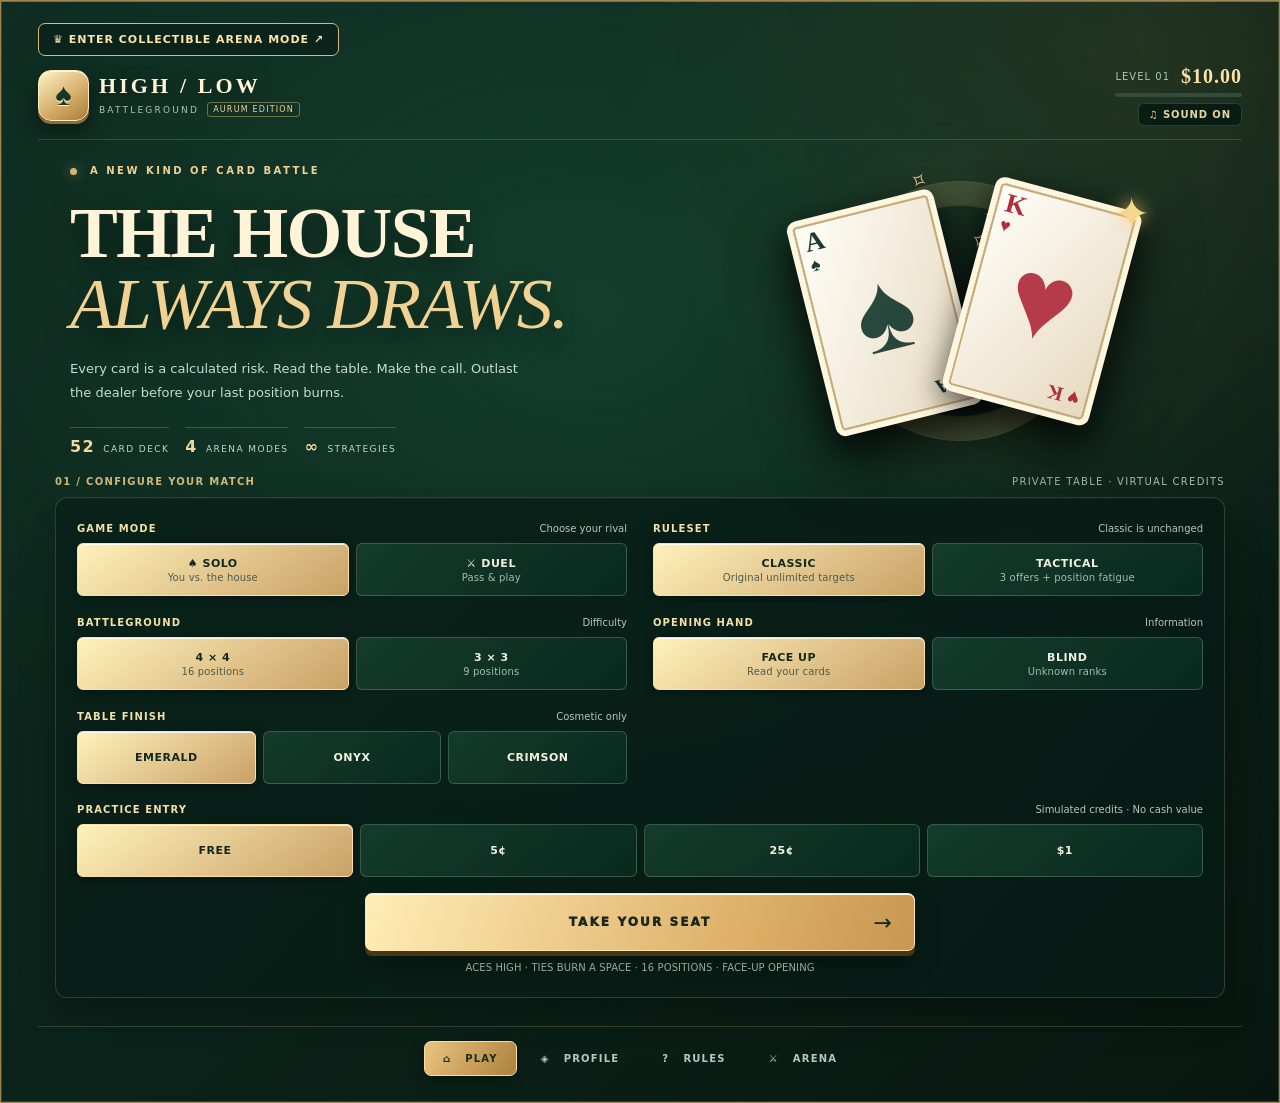
<file: index.html>
<!doctype html>
<html lang="en"><head><meta charset="utf-8"><meta name="viewport" content="width=device-width,initial-scale=1,viewport-fit=cover"><meta name="theme-color" content="#091a14"><title>HIGH / LOW: BATTLEGROUND — AURUM ELITE V8</title></head><body style="margin:0;background:#071711">
<div id="hlv5" class="aurum">
<a href="arena/index.html" class="arena-v8-link" style="display:inline-flex;align-items:center;gap:7px;margin:0 0 15px;padding:9px 14px;border-radius:7px;border:1px solid #d9b879;background:#0b241b;color:#ffe4a9;font:bold 11px system-ui,sans-serif;letter-spacing:1px;text-decoration:none">♛ ENTER COLLECTIBLE ARENA MODE ↗</a>
<style>
#hlv5{--gold:#f1d494;--felt:#20573e;--deep:#0a241a;--panel:#091e17;--text:#f4ecd9;--sub:#afc8b8;color:var(--text);background:radial-gradient(ellipse at 50% 30%,#285c42 0%,#133b2a 52%,#061811 100%);border:1px solid #9b8653;border-radius:16px;min-height:620px;overflow:hidden;padding:15px;font:14px system-ui,-apple-system,Segoe UI,sans-serif;position:relative}
#hlv5[data-theme="noir"]{--felt:#2f393b;--deep:#171d21;--panel:#12181d;--gold:#e5ddd0;--sub:#b9bec7;background:radial-gradient(ellipse at 50% 25%,#35434a,#101c23 65%,#070d13)}
#hlv5[data-theme="ruby"]{--felt:#69333f;--deep:#361820;--panel:#281318;--gold:#f1ce9d;--sub:#d9b5ba;background:radial-gradient(ellipse at 50% 25%,#773b45,#3a1923 65%,#180b0d)}
#hlv5 *{box-sizing:border-box}#hlv5 button,#hlv5 select,#hlv5 input{font:inherit}#hlv5 button{cursor:pointer;touch-action:manipulation}#hlv5 button:focus-visible,#hlv5 input:focus-visible{outline:3px solid var(--gold);outline-offset:3px}#hlv5 button:disabled{opacity:.37;cursor:default}#hlv5 .top{display:flex;align-items:center;justify-content:space-between;gap:8px;padding-bottom:14px;border-bottom:1px solid #dcc18536}#hlv5 .brand{display:flex;align-items:center;gap:10px}#hlv5 .mark{height:42px;width:42px;display:grid;place-items:center;background:linear-gradient(135deg,#f9e6b0,#b98941);border:1px solid #ffedbd;border-radius:11px;color:#173626;font:30px Georgia,serif;box-shadow:0 7px 15px #0005}#hlv5 .brand strong{display:block;color:var(--gold);font-size:clamp(13px,3.6vw,19px);letter-spacing:1.8px;white-space:nowrap}#hlv5 .brand small{color:var(--sub);letter-spacing:2.6px;font-size:9px}#hlv5 .rank{display:flex;align-items:center;gap:7px;font-size:10px;color:var(--sub)}#hlv5 .rank b{color:var(--gold);font-size:12px}#hlv5 .topvalue{font-size:16px;font-weight:850;color:var(--gold)}#hlv5 .soundbtn{border:1px solid #897b5e99;background:#123528;color:#e8d59e;border-radius:7px;padding:3px 7px;font-size:10px;font-weight:850;margin-top:6px}#hlv5 .kick{font-size:10px;font-weight:900;letter-spacing:2.2px;color:var(--gold)}#hlv5 .hero{text-align:center;padding:24px 6px 14px}#hlv5 .hero h2{font:700 clamp(26px,5.4vw,44px)/1.08 Georgia,serif;margin:9px 0;color:#f7ecd2}#hlv5 .hero p{font-size:12px;color:#c6dfce;max-width:450px;line-height:1.6;margin:0 auto}#hlv5 .pane{max-width:630px;margin:0 auto;background:#071e17df;border:1px solid #8e9c755c;border-radius:13px;padding:16px;box-shadow:0 13px 34px #0003}#hlv5 .lab{display:flex;justify-content:space-between;gap:8px;color:#e4e2cd;letter-spacing:1.2px;font-size:10px;font-weight:900;margin:15px 0 8px}#hlv5 .lab:first-child{margin-top:0}#hlv5 .lab span{letter-spacing:0;color:#a1baa9;font-weight:500}#hlv5 .choices{display:grid;grid-template-columns:repeat(var(--n,2),minmax(0,1fr));gap:7px}#hlv5 .option{background:linear-gradient(#224736,#0d2c20);border:1px solid #638062;border-radius:9px;color:#f1f1dd;min-height:43px;padding:8px 4px;font-size:12px;font-weight:850}#hlv5 .option small{display:block;color:#a5bca9;font-size:9px;font-weight:500;margin-top:2px}#hlv5 .option.active{background:linear-gradient(#fff1b5,#d1a556);color:#14291c;border-color:#fff2c3}#hlv5 .option.active small{color:#4b5d4c}#hlv5 .cta{border-radius:10px;border:1px solid #ffedbb;background:linear-gradient(#ffe5a2,#cda154);color:#17271d;min-height:52px;font-weight:950;letter-spacing:1px;width:100%;margin-top:16px}#hlv5 .tiny{font-size:10px;color:var(--sub);text-align:center;line-height:1.55;margin:9px 0 0}#hlv5 .toolbar{display:flex;justify-content:space-between;align-items:center;gap:8px;margin:15px 0 11px;font-size:11px;font-weight:900;color:var(--gold);letter-spacing:1px}#hlv5 .small{border:1px solid #788c6d;border-radius:8px;background:#122f23;color:#e6dfc8;padding:8px 11px;font-size:11px;font-weight:750}#hlv5 .stats{display:grid;grid-template-columns:repeat(3,minmax(0,1fr));gap:7px}#hlv5 .stat{border-radius:10px;background:#071c16c9;border:1px solid #82997866;text-align:center;padding:9px 2px}#hlv5 .stat b{font-size:clamp(19px,5.1vw,27px);display:block;color:var(--gold);font-variant-numeric:tabular-nums}#hlv5 .stat span{font-size:9px;color:#b1c7b7;letter-spacing:.4px}#hlv5 .table{background:radial-gradient(ellipse,var(--felt),var(--deep));border:2px solid #b7a16a;border-radius:19px;margin:13px 0;padding:15px 11px 19px;box-shadow:inset 0 0 0 6px #0b201899,0 9px 30px #0005;position:relative}#hlv5 .tabletitle{text-align:center;color:var(--gold);font-size:10px;letter-spacing:2.5px;font-weight:900;padding:4px 0 13px}#hlv5 .board{display:grid;grid-template-columns:repeat(var(--grid),minmax(0,1fr));gap:clamp(5px,1.6vw,10px);max-width:520px;margin:auto;perspective:1250px}#hlv5 .slot{min-width:0;aspect-ratio:.72;position:relative;border:0;padding:0;background:none;perspective:1000px;transform-style:preserve-3d;transition:transform .2s}#hlv5 .slot.chosen{transform:translateY(-6px)}#hlv5 .slot.chosen .card3d{outline:3px solid #f9da81;outline-offset:2px;box-shadow:0 0 15px #e5d18b9e}#hlv5 .slot.deal{animation:hlv5-deal .51s backwards;animation-delay:calc(var(--i)*.045s)}@keyframes hlv5-deal{0%{opacity:0;transform:translate(-100px,-60px) rotate(-22deg) scale(.5)}100%{opacity:1;transform:none}}#hlv5 .card3d{position:absolute;inset:0;transform-style:preserve-3d;transition:transform .68s cubic-bezier(.2,.74,.16,1);border-radius:7px;box-shadow:0 7px 10px #0009;transform:rotateY(0)}#hlv5 .card3d.is-back{transform:rotateY(180deg)}#hlv5 .slot.turn .card3d{transform:rotateY(90deg) scale(1.07)!important}#hlv5 .front,#hlv5 .back{position:absolute;inset:0;backface-visibility:hidden;-webkit-backface-visibility:hidden;border:3px solid #fff1d7;border-radius:7px;overflow:hidden}#hlv5 .front{background:linear-gradient(145deg,#fffdfa,#e9e3d8);color:#1c2b25}#hlv5 .front.red{color:#b32c3a}#hlv5 .back{transform:rotateY(180deg);background:repeating-linear-gradient(45deg,#193847 0 7px,#2a6670 7px 14px);border-color:#e6d6b6;box-shadow:inset 0 0 0 5px #bad2bf}#hlv5 .emblem{position:absolute;inset:20%;border:2px solid #ead6a0;border-radius:7px;display:grid;place-items:center;color:#e5d5a8;font:clamp(19px,5vw,44px) Georgia,serif}#hlv5 .corner{position:absolute;left:6%;top:5%;font:bold clamp(13px,3.6vw,24px)/.95 Georgia,serif;text-align:center}#hlv5 .corner i{display:block;font-style:normal;font-size:.8em}#hlv5 .corner.btm{top:auto;left:auto;right:6%;bottom:5%;transform:rotate(180deg)}#hlv5 .pip{position:absolute;inset:0;display:grid;place-items:center;font:clamp(26px,7vw,62px) Georgia,serif}#hlv5 .dead .card3d{transform:rotateY(0);filter:brightness(.7) saturate(.4)}#hlv5 .deadface{position:absolute;inset:0;display:grid;place-items:center;font-size:clamp(24px,6vw,48px);color:#d98f72;background:repeating-linear-gradient(140deg,#201f1b 0 8px,#363129 8px 16px);border:2px solid #796a51;border-radius:7px}#hlv5 .message{text-align:center;min-height:42px;margin-top:9px;font-size:12px;line-height:1.55;color:#d0e9d6}#hlv5 .message strong{color:var(--gold)}#hlv5 .odds{margin:8px auto 10px;padding:11px;max-width:520px;border:1px solid #c8ad6c5e;border-radius:11px;background:#091e17b7;color:#d2e6d4;font-size:11px}#hlv5 .oddshead{display:flex;justify-content:space-between;gap:8px;color:var(--gold);font-weight:900;letter-spacing:.6px;margin-bottom:9px}#hlv5 .oddsbars{display:flex;gap:7px}#hlv5 .oddbox{flex:1;min-width:0}#hlv5 .oddbar{height:7px;background:#31463a;border-radius:99px;overflow:hidden;margin-top:6px}#hlv5 .oddbar em{display:block;height:100%;background:#e6b66d;border-radius:99px}#hlv5 .oddbox:nth-child(2) .oddbar em{background:#78d8a1}#hlv5 .oddbox:nth-child(3) .oddbar em{background:#ad9198}#hlv5 .actions{display:grid;grid-template-columns:1fr 1fr;gap:9px}#hlv5 .guess{min-height:57px;border:1px solid #acb09a;border-radius:10px;font-weight:1000;letter-spacing:.8px;color:white;font-size:17px}#hlv5 .guess.low{background:linear-gradient(#ad4e4d,#6e292e)}#hlv5 .guess.high{background:linear-gradient(#49a674,#216346)}#hlv5 .result{max-width:630px;margin:18px auto;border:1px solid #96896198;background:#061c15de;border-radius:12px;padding:20px;text-align:center}#hlv5 .result h2{font:28px Georgia,serif;color:var(--gold)}#hlv5 .result p{font-size:13px;color:#cadbc9;line-height:1.6}#hlv5 .replay{margin-top:14px;border:1px solid #74887266;background:#071e17;border-radius:9px;padding:12px}#hlv5 .replaygrid{display:grid;grid-template-columns:repeat(var(--grid),minmax(0,1fr));gap:5px;max-width:300px;margin:10px auto}#hlv5 .minicard{aspect-ratio:.72;border:1px solid #d6ba91;background:#f5eadb;border-radius:4px;color:#13342a;display:grid;place-items:center;font:700 clamp(11px,3vw,17px) Georgia,serif}#hlv5 .minicard.red{color:#a6313d}#hlv5 .minicard.muted{background:#253b35;color:#b5b7ac}#hlv5 .minicard.burned{background:#392c28;color:#f5b19a}#hlv5 input[type=range]{accent-color:#e5c17d;width:100%}#hlv5 .rowbuttons{display:grid;grid-template-columns:1fr 1fr;gap:8px}#hlv5 .rowbuttons button{padding:10px;border:1px solid #bca06c;border-radius:8px;background:#1b3d2b;color:#f0ddb5;font-weight:750}#hlv5 .scoretable{display:grid;grid-template-columns:1fr 1fr;gap:10px}#hlv5 .notice{border:1px dashed #a9a3706d;border-radius:10px;padding:12px;margin:12px 0;font-size:12px;color:#d5e1d0;line-height:1.6}#hlv5 .network{max-width:640px;margin:22px auto}#hlv5 .navbar{display:flex;gap:7px;justify-content:center;margin-top:12px;flex-wrap:wrap}#hlv5 .navbar button{font-size:10px;font-weight:850;letter-spacing:.7px;border-radius:8px;background:#122f24;color:#d9d8be;border:1px solid #7890736f;padding:9px 13px}#hlv5 .navbar button.selected{background:#d7ba7b;color:#13261b}#hlv5 .xpbar{height:5px;background:#344c3c;border-radius:20px;overflow:hidden;margin-top:5px}#hlv5 .xpbar span{display:block;height:100%;background:#efd391}#hlv5 .statslist{display:grid;grid-template-columns:1fr 1fr;gap:9px}#hlv5 .statslist div{border:1px solid #81916e4a;border-radius:8px;padding:13px;background:#0c2a1e}#hlv5 .statslist b{display:block;font-size:23px;color:var(--gold)}#hlv5 .statslist small{color:var(--sub)}#hlv5 .history{max-height:135px;overflow:auto;text-align:left;line-height:1.9;font-size:11px;color:#c8dbca;margin-top:15px}#hlv5 .history div{border-top:1px solid #ffffff13;padding-top:3px}#hlv5 .statuslive{color:#88e5a9}#hlv5 .statusburn{color:#f2a08b}@media(max-width:460px){#hlv5{padding:10px;border-radius:12px}#hlv5 .board{gap:5px}#hlv5 .front,#hlv5 .back{border-width:2px}#hlv5 .pane{padding:12px}#hlv5 .card3d{border-radius:5px}#hlv5 .table{padding:13px 8px}#hlv5 .brand small{font-size:8px;letter-spacing:1.5px}#hlv5 .rank{font-size:9px}}@media(prefers-reduced-motion:reduce){#hlv5 *,#hlv5 *:before,#hlv5 *:after{animation-duration:.001s!important;transition-duration:.001s!important}}

#hlv5 .table:before{content:"";position:absolute;inset:8px;pointer-events:none;border:1px solid #f4cd8a20;border-radius:12px}
#hlv5 .slot.chosen .card3d{filter:drop-shadow(0 2px 8px #ffd37a77)}
#hlv5 .slot.turn{filter:brightness(1.12) drop-shadow(0 0 6px #f6d189)}
#hlv5 .guess:active,#hlv5 .cta:active{transform:translateY(1px);filter:brightness(1.08)}
@media(max-width:600px){#hlv5 .actions{position:sticky;bottom:env(safe-area-inset-bottom,0px);z-index:15;background:linear-gradient(180deg,#082017dd,#061b16f4);padding:8px 4px;border:1px solid #ab95645c;border-radius:12px;backdrop-filter:blur(12px)}#hlv5 .guess{min-height:60px}#hlv5{padding-bottom:calc(16px + env(safe-area-inset-bottom,0px))}}

/* AURUM EXPERIENCE — visual enhancement layer; V6 rules remain authoritative. */
#hlv5.aurum{
  --gold:#f1d293;--gold-bright:#ffe4a4;--felt:#1d5642;--deep:#0b241b;--panel:#0b2019;--text:#faf3e2;--sub:#a9c7b8;
  --hairline:rgba(234,204,145,.19);--highlight:rgba(236,198,121,.26);
  width:100%;max-width:1500px;margin:0 auto;min-height:620px;border-radius:0;padding:22px clamp(15px,3vw,37px) 26px;
  background:radial-gradient(ellipse 60% 55% at 46% 28%,rgba(39,114,79,.32),transparent),
  radial-gradient(circle at 90% 4%,rgba(190,142,64,.13),transparent 34%),
  linear-gradient(135deg,#0e2a20 0%,#0b241b 44%,#071710 100%);
  box-shadow:inset 0 1px 0 rgba(255,238,196,.25),inset 0 0 0 1px rgba(244,198,111,.19);
  isolation:isolate;
}
#hlv5.aurum[data-theme=noir]{--felt:#333c44;--deep:#111d22;--panel:#111d22;--gold:#e8d6b6;--gold-bright:#fff0d7;--hairline:rgba(226,214,193,.15);background:radial-gradient(ellipse at 45% 15%,#2c3a40 0%,#111e27 60%,#0c151b)}
#hlv5.aurum[data-theme=ruby]{--felt:#713844;--deep:#2b1620;--panel:#26151a;--gold:#f3d199;--gold-bright:#ffdfa5;--hairline:rgba(242,210,146,.16);background:radial-gradient(ellipse at 45% 15%,#62353d 0%,#29151e 58%,#160d11)}
#hlv5.aurum:before{content:'';position:absolute;pointer-events:none;inset:0;opacity:.21;z-index:-1;background-image:repeating-linear-gradient(0deg,transparent 0 3px,rgba(255,255,255,.025) 3px 4px);mix-blend-mode:soft-light}
#hlv5.aurum .top{height:69px;max-width:1300px;margin:auto;padding:0 0 20px;border-bottom:1px solid var(--hairline)}
#hlv5.aurum .mark{height:51px;width:51px;border-radius:13px;box-shadow:inset 0 1px 0 #fff9dd,0 3px 0 #916b35,0 10px 20px #0007;background:linear-gradient(145deg,#fff3c8 0%,#d3ab67 60%,#ab793b 100%)}
#hlv5.aurum .mark span{filter:drop-shadow(0 1px 0 #fff8d3);font-size:31px}
#hlv5.aurum .brand strong{font-family:Georgia,serif;font-size:22px;letter-spacing:3.1px;color:#fff3d8;font-weight:800;text-shadow:0 2px 15px #0008}
#hlv5.aurum .brand small{display:flex;align-items:center;gap:8px;letter-spacing:2.2px;font-size:9px;margin-top:3px}
#hlv5.aurum .brand-edition{display:inline-flex;border:1px solid #d6b56b78;color:var(--gold);padding:2px 5px;border-radius:3px;font-size:8px;letter-spacing:1.2px}
#hlv5.aurum .rank{font-size:10px;letter-spacing:1px;gap:11px}
#hlv5.aurum .rank b{font:700 20px Georgia,serif;color:#fce1a6}
#hlv5.aurum .soundbtn{letter-spacing:.9px;border-color:var(--hairline);background:#041a13d9;padding:5px 10px;border-radius:6px;transition:.2s}
#hlv5.aurum .soundbtn:hover{border-color:var(--gold);background:#244231}
#hlv5.aurum .xpbar{height:4px;max-width:170px;margin-left:auto}
#hlv5.aurum .navbar{max-width:1300px;margin:28px auto 0;padding-top:14px;border-top:1px solid var(--hairline);gap:5px}
#hlv5.aurum .navbar button{flex:0 0 auto;padding:11px 18px;background:transparent;border:1px solid transparent;color:#b7c8bc;letter-spacing:1.2px;font-size:10px;border-radius:7px;transition:.2s}
#hlv5.aurum .navbar button:hover{background:#e0c3840a;border-color:var(--hairline);color:var(--gold)}
#hlv5.aurum .navbar button.selected{background:linear-gradient(120deg,#e9c480,#ad813e);color:#1e2c20;border-color:#f8dda0;box-shadow:0 3px 12px #0005}
#hlv5.aurum .kick,#hlv5.aurum .eyebrow{color:var(--gold);font-size:10px;font-weight:850;letter-spacing:2.5px}
#hlv5.aurum .tiny{font-size:10px;letter-spacing:.1px;color:#adc3b1;line-height:1.6}
#hlv5.aurum .cta{position:relative;min-height:58px;text-align:center;display:flex;align-items:center;justify-content:center;gap:8px;border-radius:7px;border-color:#ffe8b0;background:linear-gradient(110deg,#ffedb6,#ddae66 70%,#c89752);box-shadow:inset 0 1px 0 #fffbe8,0 5px 0 rgba(89,62,25,.8),0 12px 25px #0005;font-size:12px;letter-spacing:2.1px;transition:transform .16s,filter .16s,box-shadow .16s}
#hlv5.aurum .cta:hover:not(:disabled){transform:translateY(-2px);filter:brightness(1.08);box-shadow:inset 0 1px 0 #fffbe8,0 7px 0 rgba(89,62,25,.7),0 17px 28px #0006}
#hlv5.aurum .cta:active:not(:disabled){transform:translateY(3px);box-shadow:inset 0 1px 0 #fffbe8,0 2px 0 rgba(89,62,25,.8),0 5px 12px #0006}
#hlv5.aurum .cta-arrow{position:absolute;right:20px;font-size:22px;font-weight:400}
#hlv5.aurum .small{background:linear-gradient(#274535,#142c24);border:1px solid var(--hairline);padding:10px 14px;letter-spacing:1px;transition:.2s}
#hlv5.aurum .small:hover{border-color:#e6c98c;color:#fff1c9}
/* Mode selection / hero */
#hlv5.aurum .intro-experience{max-width:1170px;margin:0 auto;min-height:285px;display:grid;grid-template-columns:1.1fr .9fr;align-items:center;gap:30px;padding:25px 15px 14px}
#hlv5.aurum .eyedot,#hlv5.aurum .live-led{display:inline-block;vertical-align:middle;width:7px;height:7px;border-radius:50%;background:#d6b66f;box-shadow:0 0 12px #d6b66f94;margin-right:7px}
#hlv5.aurum .intro-copy h1{font:700 clamp(36px,5.6vw,76px)/.99 Georgia,'Times New Roman',serif;letter-spacing:-1.7px;color:#fff4d8;margin:22px 0 17px;text-shadow:0 8px 22px #0008}
#hlv5.aurum .intro-copy h1 em{font-weight:400;font-style:italic;color:var(--gold);white-space:nowrap}
#hlv5.aurum .intro-copy p{max-width:450px;color:#c7dccf;line-height:1.85;font-size:13px;margin:0}
#hlv5.aurum .intro-badges{display:flex;gap:16px;margin-top:22px;flex-wrap:wrap}
#hlv5.aurum .intro-badges span{font-size:9px;color:#c7d5c8;letter-spacing:1.4px;border-top:1px solid #bc9e6655;padding-top:9px}
#hlv5.aurum .intro-badges b{color:#f3d79c;font-size:16px;margin-right:4px}
#hlv5.aurum .hero-display{position:relative;height:266px;display:grid;place-items:center;overflow:visible;filter:drop-shadow(0 20px 26px #0009)}
#hlv5.aurum .hero-disc{position:absolute;width:260px;height:260px;border-radius:50%;border:1px solid #f0d4903d;box-shadow:inset 0 0 0 23px #efcc8710,inset 0 0 0 24px #efcc8721,0 0 80px #d3b46e17}
#hlv5.aurum .hero-disc:before{content:'✧  ✧  ✧  ✧';color:#ddc081;font:22px Georgia;position:absolute;inset:19px;text-align:center;letter-spacing:29px;transform:rotate(27deg)}
#hlv5.aurum .hero-card{position:absolute;height:221px;width:151px;border:6px solid #fff6df;border-radius:10px;background:linear-gradient(120deg,#fffef8,#e6d9bf);box-shadow:0 12px 30px #0009,inset 0 0 0 2px #c7a871;display:grid;place-items:center;color:#193b31;transform-origin:bottom center}
#hlv5.aurum .hero-card.card-a{transform:translate(-49px,-1px) rotate(-14deg);z-index:1}
#hlv5.aurum .hero-card.card-b{transform:translate(53px,-13px) rotate(15deg);z-index:2;color:#b12e40}
#hlv5.aurum .hero-rank{position:absolute;top:7px;left:9px;font:700 27px Georgia;line-height:.87}
#hlv5.aurum .hero-rank span{display:block;font-size:18px;margin-top:4px}
#hlv5.aurum .hero-symbol{font:112px Georgia;opacity:.93}
#hlv5.aurum .hero-bottom{position:absolute;right:9px;bottom:8px;font:700 20px Georgia;transform:rotate(180deg)}
#hlv5.aurum .hero-flare{position:absolute;right:60px;top:10px;color:#f4d78b;font-size:44px;z-index:4;filter:drop-shadow(0 0 9px #ffc96c)}
#hlv5.aurum .section-bar{max-width:1170px;margin:6px auto 10px;display:flex;justify-content:space-between;gap:12px;color:#cfb77b;font-size:10px;font-weight:850;letter-spacing:1.3px}
#hlv5.aurum .section-bar span:last-child{color:#a8bda9;font-weight:500}
#hlv5.aurum .pane{max-width:1170px;background:linear-gradient(130deg,#092219ed,#071a15eb);box-shadow:inset 0 1px 0 #ffffff0a,0 15px 35px #0004;border:1px solid var(--hairline);border-radius:12px;padding:21px}
#hlv5.aurum .config-grid{display:grid;grid-template-columns:repeat(2,minmax(0,1fr));gap:17px 26px}
#hlv5.aurum .config-cell{min-width:0}
#hlv5.aurum .lab{margin:4px 0 9px;font-size:10px;letter-spacing:1.1px;color:#f4dfa8}
#hlv5.aurum .lab span{color:#b5c7b7}
#hlv5.aurum .option{min-height:53px;border:1px solid #60836b80;background:linear-gradient(140deg,#143b2b,#09291f);border-radius:6px;transition:background .2s,border-color .2s,transform .2s;letter-spacing:.5px;font-size:11px}
#hlv5.aurum .option:hover{border-color:#dbc181;transform:translateY(-1px)}
#hlv5.aurum .option.active{background:linear-gradient(145deg,#fff1bb,#c9a167);border-color:#ffdfa3;box-shadow:inset 0 1px 0 #ffffffcf,0 2px 10px #0006}
#hlv5.aurum .option small{font-size:10px;letter-spacing:.15px}
#hlv5.aurum .stake-row{margin-top:20px;max-width:100%}
#hlv5.aurum .setup-footer{max-width:550px;margin:14px auto 0}
#hlv5.aurum .resume-btn{width:100%;margin-top:9px}
/* Main game / board */
#hlv5.aurum .battle-stage{max-width:1300px;margin:0 auto;padding-top:13px}
#hlv5.aurum .match-strip{display:flex;align-items:center;justify-content:space-between;gap:12px;padding:3px 0 15px}
#hlv5.aurum .match-label{display:flex;align-items:center;flex-wrap:wrap;gap:9px;font-size:10px;font-weight:850;letter-spacing:1.5px;color:#f2d99f}
#hlv5.aurum .match-separator{opacity:.45;margin:0 3px}
#hlv5.aurum .live-led{width:8px;height:8px;background:#68e4a6;box-shadow:0 0 0 3px #60e39a18,0 0 13px #67d5a5}
#hlv5.aurum .exit-btn{font-size:10px}
#hlv5.aurum .match-layout{display:grid;grid-template-columns:minmax(0,1fr) minmax(310px,390px);gap:21px;align-items:stretch}
#hlv5.aurum .arena-side,#hlv5.aurum .command-side{min-width:0}
#hlv5.aurum .dealer-desk{display:flex;align-items:center;gap:12px;min-height:96px;padding:13px 16px;background:linear-gradient(100deg,#122a21ee,#0a1d18db);border:1px solid var(--hairline);border-radius:10px;margin-bottom:11px;box-shadow:inset 0 1px 0 #ffffff10}
#hlv5.aurum .dealer-shoe{width:93px;height:59px;position:relative;flex:0 0 93px;perspective:400px}
#hlv5.aurum .shoe-card{position:absolute;left:15px;top:0;width:43px;height:60px;border:2px solid #fff0c7;border-radius:4px;background:repeating-linear-gradient(45deg,#173d45 0 6px,#286470 6px 12px);box-shadow:0 4px 7px #0008}
#hlv5.aurum .shoe-card.backmost{transform:translateX(3px) rotate(-17deg)}
#hlv5.aurum .shoe-card.middle{transform:translateX(18px) rotate(1deg)}
#hlv5.aurum .shoe-card.frontmost{transform:translateX(31px) rotate(15deg);display:grid;place-items:center;color:#e8d29c;font:24px Georgia,serif}
#hlv5.aurum .dealer-info{flex:1;min-width:0}
#hlv5.aurum .deck-label{font-size:9px;letter-spacing:2px;font-weight:850;color:#bfcdbd;margin-bottom:3px}
#hlv5.aurum .deck-number{font:700 29px Georgia,serif;color:#ffdfa0}
#hlv5.aurum .deck-number span{font:10px system-ui,sans-serif;color:#acbdaf;letter-spacing:.3px}
#hlv5.aurum .dealer-progress{height:4px;background:#284c3c;border-radius:10px;overflow:hidden;max-width:180px;margin-top:6px}
#hlv5.aurum .dealer-progress span{height:100%;display:block;background:linear-gradient(90deg,#b78e4f,#f7daa1);transition:width .3s}
#hlv5.aurum .dealer-last{min-width:87px;text-align:center;padding-left:14px;border-left:1px solid var(--hairline);font:700 29px Georgia,serif;color:#eee5d6}
#hlv5.aurum .dealer-last small{display:block;font:800 9px system-ui;color:#a9c2af;letter-spacing:1.5px;margin-bottom:3px}
#hlv5.aurum .dealer-last.red{color:#ef8892}
#hlv5.aurum .table{margin:0;border-radius:48px 48px 28px 28px;padding:17px clamp(15px,2vw,24px) 15px;border:7px solid #8e653b;outline:1px solid #d0a969;outline-offset:-3px;background:radial-gradient(ellipse at center,var(--felt) 0%,var(--deep) 110%);box-shadow:inset 0 0 0 2px #cda96e8c,inset 0 0 0 11px #09271d66,0 3px 0 #41321c,0 15px 27px #0007;position:relative}
#hlv5.aurum .table:before{inset:13px;border:1px dashed #e5cb8b28;border-radius:37px 37px 20px 20px}
#hlv5.aurum .table:after{content:'';position:absolute;inset:13px;opacity:.035;pointer-events:none;border-radius:inherit;background-image:repeating-linear-gradient(45deg,transparent 0px,transparent 3px,#f6ebbe 3px,#f6ebbe 4px)}
#hlv5.aurum .tabletitle{position:relative;z-index:1;font-size:10px;letter-spacing:3px;color:#edce91;padding:3px 0 18px}
#hlv5.aurum .table-motif{opacity:.8;margin:0 5px}
#hlv5.aurum .board{max-width:450px;width:100%;gap:clamp(6px,1vw,10px);position:relative;z-index:1}
#hlv5.aurum .slot{transition:transform .23s cubic-bezier(.2,.8,.2,1),filter .2s;z-index:1}
#hlv5.aurum .slot:not(:disabled):hover{transform:translateY(-5px) rotate(-1deg);z-index:3}
#hlv5.aurum .slot.chosen,#hlv5.aurum .slot.chosen:hover{transform:translateY(-9px) scale(1.035);z-index:4}
#hlv5.aurum .slot.chosen .card3d{outline:2px solid #ffe2a3;outline-offset:3px;box-shadow:0 0 0 5px #f7dc7720,0 0 25px #ffe4a47d,0 14px 24px #000a}
#hlv5.aurum .slot:active:not(:disabled){transform:translateY(-3px) scale(.98)}
#hlv5.aurum .card3d{box-shadow:0 3px 0 #917246,0 10px 14px #000a;border-radius:7px}
#hlv5.aurum .front,#hlv5.aurum .back{border:3px solid #fcf5e5;border-radius:7px}
#hlv5.aurum .front{background:radial-gradient(circle at 45% 40%,#fffdfa 20%,#f5f0e6 88%);color:#17352d;box-shadow:inset 0 0 0 1px #dbcbb1}
#hlv5.aurum .front.red{color:#ab2d3e}
#hlv5.aurum .card-inner-line{position:absolute;inset:4px;border:1px solid #bca97850;border-radius:3px;pointer-events:none}
#hlv5.aurum .corner{font-size:clamp(13px,2.1vw,24px);line-height:.93;z-index:2;letter-spacing:-1px}
#hlv5.aurum .pip{font-size:inherit}
#hlv5.aurum .pip-main{font:clamp(26px,5.2vw,65px) Georgia,serif;position:absolute;inset:0;display:grid;place-items:center;filter:drop-shadow(0 3px 1px #0001)}
#hlv5.aurum .pip-halo{position:absolute;inset:0;display:grid;place-items:center;font:clamp(38px,7vw,92px) Georgia,serif;opacity:.07;transform:rotate(-20deg)}
#hlv5.aurum .pip-ornament{position:absolute;bottom:12%;left:0;right:0;text-align:center;font:bold 8px Georgia,serif;letter-spacing:.5px;color:#b6a584}
#hlv5.aurum .court-frame{position:absolute;inset:10% 13%;display:grid;place-items:center;opacity:.93}
#hlv5.aurum .court-portrait{width:100%;height:100%;filter:drop-shadow(0 3px 2px #0002)}
#hlv5.aurum .court-initial{position:absolute;bottom:2%;font:700 clamp(11px,2vw,20px) Georgia,serif;color:#fff9e7;text-shadow:0 2px 3px #0009}
#hlv5.aurum .back{background:repeating-linear-gradient(45deg,#1a3e49 0 4px,#2c6371 4px 8px);box-shadow:inset 0 0 0 3px #eff4dd,inset 0 0 0 6px #29505c}
#hlv5.aurum .back-mesh{position:absolute;inset:9px;border:2px solid #eee5b6;border-radius:3px;opacity:.5;background:repeating-linear-gradient(-45deg,transparent 0 8px,#b3d6c229 8px 9px)}
#hlv5.aurum .emblem{inset:24%;border:2px solid #e6ca95;outline:1px solid #e9dbaa77;outline-offset:4px;border-radius:50%;display:flex;align-items:center;justify-content:center;gap:3px;font:16px Georgia,serif}
#hlv5.aurum .emblem b{font:clamp(16px,2.6vw,33px) Georgia,serif;color:#f0d38f}
#hlv5.aurum .emblem span{font-size:13px}
#hlv5.aurum .slot-number{position:absolute;bottom:-13px;left:0;right:0;display:block;font:8px system-ui,sans-serif;text-align:center;letter-spacing:1px;color:#c2d3be8c;opacity:0;transition:opacity .2s}
#hlv5.aurum .slot:hover .slot-number,#hlv5.aurum .slot.chosen .slot-number{opacity:1}
#hlv5.aurum .deadface{background:repeating-linear-gradient(140deg,#252620 0 7px,#373128 7px 14px);border:2px solid #796b51;color:#a99378;filter:grayscale(.15)}
#hlv5.aurum .scorch-symbol{font-size:clamp(22px,4vw,50px);color:#dd9776}
#hlv5.aurum .scorch-label{position:absolute;bottom:15%;font:bold 8px system-ui;letter-spacing:1.2px;color:#c3a898}
#hlv5.aurum .felt-footer{display:flex;justify-content:space-between;align-items:center;gap:8px;margin:18px auto 0;max-width:455px;color:#c8d8c3;font-size:9px;letter-spacing:1.15px}
#hlv5.aurum .felt-footer b{color:#f6d79a;font-size:13px}
#hlv5.aurum .felt-rule{opacity:.42;letter-spacing:1.7px}
/* Right-hand command center */
#hlv5.aurum .command-side{border:1px solid var(--hairline);border-radius:11px;background:linear-gradient(150deg,#102b21ef,#081c17f8);padding:20px;box-shadow:inset 0 1px 0 #ffffff0b,0 10px 24px #0004;display:flex;flex-direction:column;gap:13px}
#hlv5.aurum .command-eyebrow{color:#b5bb9f;font-size:9px;letter-spacing:2px;font-weight:850;margin-bottom:9px}
#hlv5.aurum .command-title{font:700 clamp(23px,2.5vw,32px)/1 Georgia,serif;color:#f6e5c0;letter-spacing:-.2px}
#hlv5.aurum .command-top p{margin:8px 0 0;color:#b0c7b7;font-size:11px;line-height:1.5}
#hlv5.aurum .selected-panel{border:1px solid #bda16d67;border-radius:8px;background:linear-gradient(105deg,#17382a,#0b271e);padding:12px;min-height:91px;box-shadow:inset 0 1px 0 #f0ce7b1b}
#hlv5.aurum .selected-badge{font-size:9px;font-weight:850;letter-spacing:1.4px;color:#cebd91;margin-bottom:8px}
#hlv5.aurum .target-empty{display:flex;gap:10px;align-items:center;color:#9daf9f;font-size:10px;font-weight:900;letter-spacing:1.2px}
#hlv5.aurum .target-icon{font:25px Georgia,serif;color:#d6b87a}
#hlv5.aurum .target-value{display:flex;align-items:center;gap:11px}
#hlv5.aurum .target-value .target-suit{width:47px;height:52px;background:#fffbf0;border:2px solid #e9d09a;border-radius:5px;display:grid;place-items:center;font:700 26px Georgia,serif;color:#123226;box-shadow:0 3px 6px #0005}
#hlv5.aurum .target-value .target-suit.red{color:#af3143}
#hlv5.aurum .target-value b{display:block;color:#f7e4b4;font-size:11px;letter-spacing:1.1px}
#hlv5.aurum .target-value small{display:block;color:#9fbfa9;font-size:9px;margin-top:5px;letter-spacing:1px}
#hlv5.aurum .target-check{margin-left:auto;color:#9fe5ad;font-size:20px}
#hlv5.aurum .compact-stats{display:grid;grid-template-columns:repeat(3,1fr);gap:7px}
#hlv5.aurum .compact-stats>div{background:#071d16;border:1px solid #d1b47c24;padding:10px 5px;border-radius:7px;text-align:center}
#hlv5.aurum .compact-stats span{display:block;font-size:8px;letter-spacing:1px;color:#a7baa8}
#hlv5.aurum .compact-stats strong{display:block;font:700 24px Georgia,serif;color:#f3d393;margin-top:4px}
#hlv5.aurum .compact-stats small{font:10px system-ui;color:#93ac9b}
#hlv5.aurum .odds{margin:0;border-color:#d3b1714b;background:#081c15d1;max-width:none;padding:12px;flex-shrink:0}
#hlv5.aurum .oddshead{font-size:9px;letter-spacing:1.1px;margin-bottom:11px}
#hlv5.aurum .intel-status{font-size:9px;color:#a8c0aa;letter-spacing:.3px;font-weight:600}
#hlv5.aurum .intel-placeholder{color:#a5bdab;font-size:10px;line-height:1.7}
#hlv5.aurum .oddsbars{display:grid;grid-template-columns:repeat(3,minmax(0,1fr));gap:6px}
#hlv5.aurum .oddbox{padding:7px 5px;border:1px solid #8ca1751c;border-radius:5px;background:#102a2063;font-size:9px}
#hlv5.aurum .oddbox span{display:block;color:#a8c2ad;font-weight:700;font-size:8px;letter-spacing:.3px}
#hlv5.aurum .oddbox strong{display:block;margin-top:4px;color:#f5e4bf;font:700 18px Georgia,serif}
#hlv5.aurum .oddbox.is-best{border-color:#e7c77a78;background:#c49d4920}
#hlv5.aurum .oddbar{margin-top:6px;height:5px}
#hlv5.aurum .intel-foot{font-size:9px;color:#8fa99b;line-height:1.4;margin-top:9px}
#hlv5.aurum .decision-zone{margin-top:auto}
#hlv5.aurum .decision-label{font-size:9px;font-weight:900;letter-spacing:1.6px;color:#d0c7ad;margin-bottom:9px}
#hlv5.aurum .actions{gap:9px}
#hlv5.aurum .guess{display:flex;align-items:center;justify-content:center;gap:11px;border:1px solid #ffffff40;min-height:68px;font-size:13px;box-shadow:0 3px 0 #0005;transition:transform .13s,filter .15s,box-shadow .13s;text-align:left}
#hlv5.aurum .guess.low{background:linear-gradient(135deg,#ae5650,#672e31)}
#hlv5.aurum .guess.high{background:linear-gradient(135deg,#49a478,#1f6049)}
#hlv5.aurum .guess:hover:not(:disabled){filter:brightness(1.13);transform:translateY(-2px);box-shadow:0 5px 15px #0006}
#hlv5.aurum .guess:active:not(:disabled){transform:translateY(1px)}
#hlv5.aurum .guess-arrow{font:36px Georgia,serif;line-height:1}
#hlv5.aurum .guess-text b{display:block;font-size:12px;letter-spacing:1px}
#hlv5.aurum .guess-text small{display:block;font-size:9px;font-weight:500;letter-spacing:0;opacity:.83;margin-top:4px}
#hlv5.aurum .decision-rule{color:#9aad9d;font-size:8px;text-align:center;letter-spacing:1.2px;margin-top:9px}
#hlv5.aurum .turn-feedback{display:flex;gap:10px;align-items:flex-start;background:#0c241c;border:1px solid #99a67d30;padding:11px;border-radius:8px;min-height:65px}
#hlv5.aurum .feedback-mark{width:32px;height:32px;flex:0 0 32px;border-radius:8px;display:grid;place-items:center;color:#ebd29a;background:#d3af6c22;font:700 21px Georgia,serif}
#hlv5.aurum .turn-feedback.good .feedback-mark{color:#98eab4;background:#4dab7731}
#hlv5.aurum .turn-feedback.bad .feedback-mark{color:#f8a18c;background:#aa4e4736}
#hlv5.aurum .turn-feedback b{font-size:9px;letter-spacing:1px;color:#eed6a0}
#hlv5.aurum .turn-feedback p{font-size:10px;margin:4px 0 0;color:#afc6b6;line-height:1.4}
#hlv5.aurum .turn-feedback.good{animation:feedback-pulse-good .45s ease}
#hlv5.aurum .turn-feedback.bad{animation:feedback-pulse-bad .45s ease}
@keyframes feedback-pulse-good{50%{box-shadow:0 0 20px #7dce9740;border-color:#8bd6a1}}
@keyframes feedback-pulse-bad{50%{box-shadow:0 0 20px #e8876c40;border-color:#da887c}}
#hlv5.aurum .match-progress{font-size:9px;letter-spacing:1.1px;color:#a6b8aa;display:grid;grid-template-columns:1fr auto;gap:6px}
#hlv5.aurum .track{height:6px;background:#30483a;border-radius:99px;overflow:hidden;grid-column:span 2}
#hlv5.aurum .track i{display:block;background:linear-gradient(90deg,#b99250,#f5deac);height:100%;transition:width .3s}
/* Summary / profile refinement */
#hlv5.aurum .summary-stage{max-width:850px;margin:0 auto}
#hlv5.aurum .result-banner{text-align:center;padding:33px 15px 15px}
#hlv5.aurum .result-crest{height:81px;width:81px;margin:0 auto 16px;border-radius:50%;display:grid;place-items:center;font:48px Georgia,serif;background:linear-gradient(130deg,#f3d698,#a27b42);color:#17352a;border:3px solid #ffe7ad;box-shadow:0 0 0 10px #f2cb7920,0 12px 20px #0006}
#hlv5.aurum .result-banner h2{font:700 clamp(28px,4vw,48px) Georgia,serif;color:#f6e4bc;margin:12px 0}
#hlv5.aurum .result-banner p{color:#b9d0c1;font-size:12px}
#hlv5.aurum .result{max-width:850px;padding:22px;border-color:var(--hairline);background:linear-gradient(130deg,#102d21,#081a15)}
#hlv5.aurum .result-stats{margin:0 0 14px}
#hlv5.aurum .reward-line{padding:13px;border:1px solid #d1b57236;background:#ddbd7920;border-radius:9px;line-height:1.7}
#hlv5.aurum .reward-line span{font-size:10px;letter-spacing:1px;color:#dbccab}
#hlv5.aurum .reward-line strong{color:#f6e1ae;margin-left:7px}
#hlv5.aurum .xp-reward{color:#a5e1b7!important}
#hlv5.aurum .result-actions{display:grid;grid-template-columns:2fr 1fr;align-items:end;gap:14px;margin:12px auto 23px}
#hlv5.aurum .result-actions .small{min-height:56px}
#hlv5.aurum .replay{background:#0a251c;border-color:#a8915d60}
#hlv5.aurum .replaygrid{max-width:300px}
#hlv5.aurum .history-details{margin:14px 0;text-align:left;border-top:1px solid var(--hairline);padding-top:13px;color:#cfbb8a}
#hlv5.aurum .history-details summary{cursor:pointer;letter-spacing:1.1px;font-size:10px;font-weight:900}
#hlv5.aurum .history-number{color:#8eab9d;margin-right:7px}
#hlv5.aurum .hero h2{font-size:clamp(33px,5vw,50px);font-weight:700}
#hlv5.aurum .handoff-icon{font:64px Georgia,serif;color:#e1c485;margin:15px auto}
#hlv5.aurum .handoff-pane{max-width:600px}
/* Responsive and interaction safeguards */
@media(max-width:950px){
 #hlv5.aurum .match-layout{grid-template-columns:minmax(0,1fr) minmax(285px,330px);gap:13px}
 #hlv5.aurum .command-side{padding:13px;gap:10px}
 #hlv5.aurum .command-title{font-size:26px}
 #hlv5.aurum .table{padding:15px 13px}
}
@media(max-width:740px){
 #hlv5.aurum{padding:14px 13px 20px;border-radius:0}
 #hlv5.aurum .intro-experience{grid-template-columns:1fr;gap:2px;text-align:center;padding-top:24px}
 #hlv5.aurum .intro-copy p{margin:auto}
 #hlv5.aurum .intro-badges{justify-content:center;margin-top:18px}
 #hlv5.aurum .hero-display{height:175px;transform:scale(.7);margin:-30px auto -15px}
 #hlv5.aurum .intro-copy h1{font-size:clamp(34px,8vw,53px)}
 #hlv5.aurum .section-bar{font-size:9px}
 #hlv5.aurum .match-layout{grid-template-columns:1fr;gap:9px}
 #hlv5.aurum .dealer-desk{margin-bottom:10px}
 #hlv5.aurum .table{max-width:680px;margin:auto}
 #hlv5.aurum .board{max-width:440px}
 #hlv5.aurum .command-side{max-width:680px;width:100%;margin:auto}
 #hlv5.aurum .command-top{display:none}
 #hlv5.aurum .command-side .compact-stats{display:none}
 #hlv5.aurum .command-side{gap:9px}
 #hlv5.aurum .selected-panel{min-height:62px;padding:9px 11px}
 #hlv5.aurum .target-value .target-suit{width:34px;height:39px;font-size:19px}
 #hlv5.aurum .selected-badge{margin-bottom:4px}
 #hlv5.aurum .match-progress{display:none}
 #hlv5.aurum .navbar{margin-top:16px}
}
@media(max-width:450px){
 #hlv5.aurum{padding:12px 9px 16px}
 #hlv5.aurum .top{height:61px;padding-bottom:12px}
 #hlv5.aurum .mark{height:39px;width:39px}
 #hlv5.aurum .mark span{font-size:25px}
 #hlv5.aurum .brand strong{font-size:15px;letter-spacing:1.2px}
 #hlv5.aurum .brand small{letter-spacing:.6px;font-size:7px;gap:3px}
 #hlv5.aurum .brand-edition{font-size:6px;padding:1px 3px;letter-spacing:.2px}
 #hlv5.aurum .rank{font-size:8px;gap:5px}
 #hlv5.aurum .rank b{font-size:16px}
 #hlv5.aurum .soundbtn{padding:3px 5px;font-size:8px}
 #hlv5.aurum .config-grid{grid-template-columns:1fr;gap:15px}
 #hlv5.aurum .intro-copy h1{font-size:37px}
 #hlv5.aurum .intro-experience{padding:25px 2px 0}
 #hlv5.aurum .intro-experience .hero-display{height:146px;transform:scale(.57);margin:-51px auto -19px}
 #hlv5.aurum .section-bar span:last-child{display:none}
 #hlv5.aurum .pane{padding:12px}
 #hlv5.aurum .match-strip{padding:2px 2px 10px}
 #hlv5.aurum .match-label{font-size:9px;letter-spacing:.5px;gap:5px}
 #hlv5.aurum .exit-btn{padding:7px 8px;font-size:9px}
 #hlv5.aurum .dealer-desk{min-height:67px;padding:6px 8px;gap:7px}
 #hlv5.aurum .dealer-shoe{transform:scale(.75);transform-origin:left center;width:65px;flex-basis:65px}
 #hlv5.aurum .deck-label{font-size:7px;letter-spacing:1px}
 #hlv5.aurum .deck-number{font-size:24px}
 #hlv5.aurum .deck-number span{font-size:8px}
 #hlv5.aurum .dealer-last{min-width:60px;padding-left:7px;font-size:24px}
 #hlv5.aurum .dealer-last small{font-size:7px}
 #hlv5.aurum .table{border-width:5px;padding:9px 10px 11px;border-radius:32px 32px 21px 21px}
 #hlv5.aurum .table:before{inset:7px;border-radius:25px 25px 15px 15px}
 #hlv5.aurum .tabletitle{font-size:8px;letter-spacing:2px;padding:4px 0 9px}
 #hlv5.aurum .board{max-width:min(100%,292px);gap:5px}
 #hlv5.aurum .board[style*='--grid:3']{max-width:min(100%,282px)}
 #hlv5.aurum .slot{aspect-ratio:.79}
 #hlv5.aurum .front,#hlv5.aurum .back{border-width:2px}
 #hlv5.aurum .corner{font-size:clamp(14px,4vw,19px)}
 #hlv5.aurum .pip-main{font-size:clamp(25px,8vw,38px)}
 #hlv5.aurum .pip-ornament{display:none}
 #hlv5.aurum .court-frame{inset:12% 14%}
 #hlv5.aurum .scorch-label{font-size:6px}
 #hlv5.aurum .felt-footer{margin:12px auto 0;font-size:8px}
 #hlv5.aurum .felt-rule{font-size:7px}
 #hlv5.aurum .command-side{padding:9px;gap:8px}
 #hlv5.aurum .selected-panel{min-height:51px;padding:7px 9px}
 #hlv5.aurum .target-value .target-suit{width:30px;height:34px;font-size:18px}
 #hlv5.aurum .target-value small,#hlv5.aurum .target-value b{font-size:9px}
 #hlv5.aurum .odds{padding:8px}
 #hlv5.aurum .oddshead{margin-bottom:5px;font-size:8px}
 #hlv5.aurum .oddbox{padding:5px 4px}
 #hlv5.aurum .oddbox strong{font-size:15px}
 #hlv5.aurum .odds .intel-foot{display:none}
 #hlv5.aurum .decision-label{margin-bottom:6px;font-size:8px}
 #hlv5.aurum .actions{position:sticky;bottom:calc(2px + env(safe-area-inset-bottom,0px));z-index:15;background:linear-gradient(180deg,#122e25e8,#061c17f5);padding:6px;border:1px solid #9e8b655c;backdrop-filter:blur(12px);border-radius:9px;gap:6px}
 #hlv5.aurum .guess{min-height:56px;gap:6px}
 #hlv5.aurum .guess-arrow{font-size:27px}
 #hlv5.aurum .guess-text b{font-size:11px}
 #hlv5.aurum .guess-text small{font-size:8px}
 #hlv5.aurum .decision-rule{font-size:7px;margin-top:4px}
 #hlv5.aurum .turn-feedback{padding:7px;min-height:48px}
 #hlv5.aurum .feedback-mark{width:27px;height:27px;flex-basis:27px;font-size:18px}
 #hlv5.aurum .turn-feedback b{font-size:8px}
 #hlv5.aurum .turn-feedback p{font-size:9px}
 #hlv5.aurum .navbar{gap:2px;justify-content:space-between}
 #hlv5.aurum .navbar button{padding:8px 5px;font-size:8px;letter-spacing:.25px}
 #hlv5.aurum .result-actions{grid-template-columns:1fr}
 #hlv5.aurum .result-actions .small{min-height:43px}
}
@media(min-width:741px) and (max-height:800px){#hlv5.aurum .board{max-width:370px}}
@media(prefers-reduced-motion:reduce){#hlv5.aurum .card3d,#hlv5.aurum .slot,#hlv5.aurum .guess,#hlv5.aurum .cta{transition-duration:.001s!important}#hlv5.aurum .turn-feedback{animation:none!important}}
/* Thumb-zone action ribbon: does not require scrolling to a separate command panel. */
#hlv5.aurum .mobile-quick{display:none}
@media(max-width:740px){
  #hlv5.aurum .mobile-quick{display:block;width:100%;max-width:680px;margin:10px auto 0;border:1px solid #bc9d6680;background:linear-gradient(120deg,#0f3125,#071e17);border-radius:10px;padding:8px 10px;box-shadow:0 6px 20px #0004}
  #hlv5.aurum .quick-context{display:block;text-align:center;color:#e3ca90;font-size:9px;letter-spacing:1.4px;font-weight:850;margin-bottom:7px}
  #hlv5.aurum .quick-buttons{display:grid;grid-template-columns:1fr 1fr;gap:8px}
  #hlv5.aurum .quick-buttons button{min-height:47px;border:1px solid #ffffff45;border-radius:7px;color:#fff7e8;font-size:12px;font-weight:900;letter-spacing:1px;transition:transform .12s,filter .12s}
  #hlv5.aurum .quick-buttons button:active:not(:disabled){transform:scale(.97)}
  #hlv5.aurum .quick-buttons button:disabled{opacity:.38}
  #hlv5.aurum .quick-low{background:linear-gradient(140deg,#ad5450,#712d37)}
  #hlv5.aurum .quick-high{background:linear-gradient(140deg,#409e71,#1d654c)}
}
/* Avoid duplicate calls-to-action on smaller screens; keep odds beside the thumb buttons. */
@media(max-width:740px){
 #hlv5.aurum .command-side{border:0;box-shadow:none;background:transparent;padding:0}
 #hlv5.aurum .command-side .selected-panel,#hlv5.aurum .command-side .odds,#hlv5.aurum .command-side .decision-zone{display:none}
 #hlv5.aurum .mobile-quick .odds{display:block;margin:0 0 9px;padding:9px;background:#081f18;border:1px solid #a9955d59}
 #hlv5.aurum .mobile-quick .intel-foot{display:none}
 #hlv5.aurum .mobile-quick .oddshead{margin-bottom:5px}
 #hlv5.aurum .mobile-quick .oddbox{padding:4px}
 #hlv5.aurum .mobile-quick .oddbox strong{font-size:15px}
 #hlv5.aurum .mobile-quick .intel-placeholder{font-size:9px;line-height:1.5}
}
/* Root must use border-box too (legacy V6 only applied box-sizing to children). */
#hlv5.aurum{box-sizing:border-box}
/* Keep the illustrative hero deck clear of the stats chips on phones. */
@media(max-width:740px){#hlv5.aurum .hero-display{margin:5px auto 1px}}
@media(max-width:450px){#hlv5.aurum .intro-experience .hero-display{height:153px;transform:scale(.58);margin:3px auto 12px}}
/* Two-part physical flip: outgoing card turns edge-on, incoming card reveals from the other edge. */
#hlv5.aurum .slot.reveal .card3d{animation:aurum-reveal .37s cubic-bezier(.16,.76,.2,1) both}
@keyframes aurum-reveal{0%{transform:rotateY(-88deg) scale(1.06);filter:brightness(1.4)}65%{filter:brightness(1.15)}100%{transform:rotateY(0deg) scale(1);filter:brightness(1)}}
#hlv5.aurum .slot.reveal.dead .deadface{animation:aurum-burn .45s ease-out}
@keyframes aurum-burn{0%{filter:brightness(2) saturate(1.6)}50%{filter:brightness(1.3) saturate(1.3)}100%{filter:brightness(.7) saturate(.4)}}
@media(prefers-reduced-motion:reduce){#hlv5.aurum .slot.reveal .card3d,#hlv5.aurum .slot.reveal.dead .deadface{animation:none!important}}


/* Classic deck: genuine CC0 Anglo-American vector faces, faithful pips and traditional courts. */
#hlv5.aurum .card3d{box-shadow:0 2px 0 #e2d6bd,0 4px 0 #907748,0 9px 17px #0009;border-radius:6px}
#hlv5.aurum .front.premium-print,#hlv5.aurum .back.premium-back{border:1px solid #e7d9bd;border-radius:6px;overflow:hidden}
#hlv5.aurum .front.premium-print{background:#fffdf8;box-shadow:inset 0 0 0 1px #d7c8aa}
#hlv5.aurum .premium-card-svg{display:block;position:absolute;inset:0;width:100%;height:100%;object-fit:fill;border-radius:5px;image-rendering:auto;user-select:none;pointer-events:none}
#hlv5.aurum .premium-print-edge{position:absolute;inset:2px;border:1px solid #b9a47527;border-radius:4px;pointer-events:none}
#hlv5.aurum .front.premium-print:after{content:"";position:absolute;inset:0;pointer-events:none;border-radius:5px;background:linear-gradient(125deg,#ffffff14 0%,#fff0 52%,#6c50270b 100%)}
#hlv5.aurum .back.premium-back{background:radial-gradient(ellipse at 50% 50%,#224d58,#0a2834 72%);border-color:#e5c987;box-shadow:inset 0 0 0 2px #f0dfab}
#hlv5.aurum .premium-back-pattern{position:absolute;inset:5px;border:1px solid #dec17f;border-radius:4px;background:repeating-linear-gradient(45deg,transparent 0px,transparent 8px,#d0b17722 8px,#d0b17722 9px),repeating-linear-gradient(-45deg,transparent 0px,transparent 8px,#d0b17720 8px,#d0b17720 9px)}
#hlv5.aurum .premium-back-frame{position:absolute;inset:10px;border:2px double #ecd19a;border-radius:3px;box-shadow:0 0 0 2px #102c39}
#hlv5.aurum .premium-back-medallion{position:absolute;inset:25% 17%;border:2px solid #e5c67d;outline:1px solid #e5c67d99;outline-offset:4px;background:#123a45;border-radius:50%;display:flex;align-items:center;justify-content:center;gap:4px;color:#f2d79a}
#hlv5.aurum .premium-back-medallion b{font:clamp(22px,4.5vw,49px) Georgia,serif}
#hlv5.aurum .premium-back-medallion span{font:clamp(8px,1.5vw,13px) Georgia,serif;opacity:.8}
#hlv5.aurum .slot:hover:not(:disabled) .card3d{filter:brightness(1.035)}
#hlv5.aurum .slot.chosen .card3d{box-shadow:0 3px 0 #c1aa7f,0 6px 20px #e7d087aa}
@media(max-width:450px){#hlv5.aurum .premium-back-frame{inset:5px}#hlv5.aurum .premium-back-pattern{inset:3px}#hlv5.aurum .premium-card-svg{border-radius:4px}}


/* V8 ELITE: responsive, tactile arena and optional Tactical target windows. */
#hlv5.aurum .command-side{align-self:start;gap:11px}
#hlv5.aurum .decision-zone{margin-top:2px;border-top:1px solid #dfc38b36;padding-top:12px}
#hlv5.aurum .selected-panel{min-height:77px;background:linear-gradient(145deg,#173a2c,#071e17);box-shadow:inset 0 1px 0 #f9e7b316}
#hlv5.aurum .slot{transition:transform .2s cubic-bezier(.22,.9,.26,1),filter .2s}
#hlv5.aurum .slot.chosen{transform:translateY(-9px) rotateX(4deg);filter:drop-shadow(0 15px 11px #0009)}
#hlv5.aurum .slot:not(:disabled):hover{transform:translateY(-5px) rotateZ(-.6deg)}
#hlv5.aurum .slot:focus-visible{outline:3px solid #f2d49a;outline-offset:4px}
#hlv5.aurum .v8-tactical-hud{display:flex;flex-wrap:wrap;align-items:center;gap:8px 14px;border:1px solid #e4bb7955;background:linear-gradient(120deg,#162e22,#081d17);padding:9px 12px;color:#bfcabb;font-size:10px;letter-spacing:.4px;margin:0 0 9px;border-radius:9px}
#hlv5.aurum .v8-tactical-hud b{color:#f8d88f}
#hlv5.aurum .v8-chip{display:inline-flex;background:#d8b46b22;color:#f7d890;border:1px solid #e6c98573;padding:4px 8px;border-radius:5px;font-weight:900;letter-spacing:1px;font-size:9px}
#hlv5.aurum .v8-fatigue-note{opacity:.86}
#hlv5.aurum .slot.v8-offered .card3d{box-shadow:0 0 0 2px #dfba73,0 0 17px #f4cd6080,0 8px 16px #0009}
#hlv5.aurum .slot.v8-recovering:not(.dead){filter:grayscale(.5) brightness(.52)}
#hlv5.aurum .slot.v8-unoffered:not(.dead){filter:saturate(.65) brightness(.55)}
#hlv5.aurum .slot.v8-offered:before{content:'';position:absolute;inset:-4px;border:1px solid #f3d79166;border-radius:10px;box-shadow:0 0 7px #e9c0704c;pointer-events:none;z-index:1}
#hlv5.aurum .v8-slot-label{position:absolute;z-index:9;bottom:4px;left:50%;transform:translateX(-50%);width:max-content;max-width:97%;padding:1px 4px;border-radius:3px;font:800 clamp(6px,.7vw,9px) system-ui,sans-serif;letter-spacing:.4px;color:#fde2a5;background:#071b15ec;border:1px solid #d6ae695a;pointer-events:none}
#hlv5.aurum .v8-recovering .v8-slot-label{color:#b6c0ad}
#hlv5.aurum .guess:not(:disabled):hover,#hlv5.aurum .quick-buttons button:not(:disabled):hover{filter:brightness(1.13);transform:translateY(-2px)}
#hlv5.aurum .dealer-shoe .frontmost{animation:v8shoe 4s ease-in-out infinite alternate}
@keyframes v8shoe{from{transform:translateY(0) rotate(-2deg)}to{transform:translateY(-3px) rotate(0deg)}}
.v8-draw{position:fixed;z-index:9999999;perspective:950px;pointer-events:auto;cursor:pointer;transition:left .68s cubic-bezier(.22,.8,.12,1),top .68s cubic-bezier(.22,.8,.12,1),transform .68s cubic-bezier(.22,.8,.12,1);filter:drop-shadow(0 9px 16px #000c)}
.v8-draw-core{position:absolute;inset:0;transform-style:preserve-3d;transition:transform .38s ease;transform:rotateY(180deg)}
.v8-draw.face-up .v8-draw-core{transform:rotateY(0deg)}
.v8-draw img,.v8-draw-back{position:absolute;inset:0;display:block;width:100%;height:100%;backface-visibility:hidden;-webkit-backface-visibility:hidden;border-radius:5px;border:2px solid #ffe9b6;object-fit:fill;background:#f7f4ee}
.v8-draw-back{transform:rotateY(180deg);display:grid;place-items:center;background:repeating-linear-gradient(45deg,#102b37 0px,#102b37 7px,#315461 7px,#315461 14px);color:#edce90;font:45px Georgia,serif}
@media(max-width:740px){#hlv5.aurum .v8-tactical-hud{margin:6px 0;font-size:9px;gap:5px 9px}#hlv5.aurum .v8-fatigue-note{display:none}#hlv5.aurum .command-side{margin-top:0}#hlv5.aurum .mobile-quick{position:relative}#hlv5.aurum .v8-slot-label{font-size:7px}}
@media(max-width:380px){#hlv5.aurum .v8-slot-label{font-size:6px;padding:1px 2px}#hlv5.aurum .v8-tactical-hud{padding:7px 8px}}
@media(prefers-reduced-motion:reduce){.v8-draw,.v8-draw-core{transition:none!important}#hlv5.aurum .dealer-shoe .frontmost{animation:none!important}}


#hlv5.aurum .v8-mastery{max-width:560px;margin:15px auto 3px;border:1px solid #d9bb765f;background:linear-gradient(110deg,#1b3a2ae8,#0b241a);border-radius:10px;padding:13px;text-align:center;box-shadow:inset 0 1px 0 #f5e1b424}
#hlv5.aurum .v8-mastery b{color:#f5d58a;display:block;font:700 clamp(18px,4vw,27px) Georgia,serif;letter-spacing:1px}
#hlv5.aurum .v8-mastery span{font-size:10px;letter-spacing:.7px;color:#b6cbbb;display:block;margin-top:4px}
</style>
<header class="top"><div class="brand"><div class="mark"><span>♠</span></div><div><strong>HIGH / LOW</strong><small>BATTLEGROUND <span class="brand-edition">AURUM EDITION</span></small></div></div><div style="text-align:right"><div class="rank"><span id="h5-level">LEVEL 01</span><b id="h5-wallet">$10.00</b></div><div class="xpbar"><span id="h5-progress" style="width:0%"></span></div><button class="soundbtn" id="h5-sound" aria-pressed="true">♫ SOUND ON</button></div></header>
<div id="h5-content"></div>
<nav class="navbar" aria-label="Game sections"><button data-nav="setup">⌂ &nbsp; PLAY</button><button data-nav="stats">◈ &nbsp; PROFILE</button><button data-nav="guide">? &nbsp; RULES</button><button data-nav="network">⚔ &nbsp; ARENA</button></nav>
</div>
<script>
(function(){
/* BATTLEGROUND_V6_RULES_START */
const Rules = (() => {
  const rank = c => c % 13 + 2;
  const card = c => Number.isInteger(c) && c >= 0 && c < 52;
  function compare(reference, drawn, direction) {
    if(!card(reference) || !card(drawn) || !['HIGHER','LOWER'].includes(direction)) throw Error('Invalid card move');
    return direction === 'HIGHER' ? rank(drawn) > rank(reference) : rank(drawn) < rank(reference);
  }
  function uniform(n, entropy) {
    if(!Number.isSafeInteger(n) || n<=0 || n>52) throw Error('Invalid range');
    const source=entropy || (()=>{
      if(!globalThis.crypto?.getRandomValues) throw Error('Secure randomness unavailable');
      let a=new Uint32Array(1);crypto.getRandomValues(a);return a[0];
    });
    const cap=4294967296-(4294967296%n);let x;
    do { x=source(); if(!Number.isInteger(x)||x<0||x>4294967295)throw Error('Invalid entropy');} while(x>=cap);
    return x%n;
  }
  function shuffle(entropy) {
    const a=Array.from({length:52},(_,i)=>i);
    for(let i=51;i>0;i--){const j=uniform(i+1,entropy);[a[i],a[j]]=[a[j],a[i]];}
    return a;
  }
  function odds(known,reference){
    if(!card(reference)) return null;
    const seen=new Set(known);
    if([...seen].some(v=>!card(v)))return null;
    const hidden=Array.from({length:52},(_,i)=>i).filter(i=>!seen.has(i));
    const tally={higher:0,lower:0,tie:0,total:hidden.length};
    for(const c of hidden){const r=rank(c);if(r>rank(reference))tally.higher++;else if(r<rank(reference))tally.lower++;else tally.tie++;}
    return tally;
  }
  function validSaved(a) {
    try{
      if(!a || ![3,4].includes(a.grid) || typeof a.blind!=='boolean' || ![0,5,25,100].includes(a.stake))return false;
      const cellsCount=a.grid*a.grid,drawCount=52-cellsCount;
      if(!Array.isArray(a.cells)||a.cells.length!==cellsCount||!Array.isArray(a.shoe)||!Array.isArray(a.moves)||!Array.isArray(a.steps)||!Array.isArray(a.known))return false;
      if(a.moves.length>=drawCount||a.moves.length+a.shoe.length!==drawCount||a.steps.length!==a.moves.length+1)return false;
      if(!Number.isInteger(a.hits)||!Number.isInteger(a.burns)||a.hits+a.burns!==a.moves.length)return false;
      const validCell = c=>c&&card(c.card)&&typeof c.alive==='boolean'&&typeof c.visible==='boolean';
      if(a.steps.some(s=>!Array.isArray(s)||s.length!==cellsCount||!s.every(validCell)))return false;
      if(!a.cells.every(validCell)||!a.shoe.every(card)||!a.known.every(card))return false;
      const initial=a.steps[0];
      if(initial.some(c=>!c.alive||c.visible===a.blind))return false;
      const deck=[...initial.map(c=>c.card),...a.moves.map(m=>m.draw),...a.shoe];
      if(deck.length!==52||!deck.every(card)||new Set(deck).size!==52)return false;
      const state=initial.map(c=>({...c}));const known=new Set(a.blind?[]:initial.map(c=>c.card));let hits=0,burns=0;
      const equalCells=(u,v)=>u.every((c,i)=>c.card===v[i].card&&c.alive===v[i].alive&&c.visible===v[i].visible);
      for(let k=0;k<a.moves.length;k++){
        if(state.every(c=>!c.alive))return false;
        const m=a.moves[k];
        if(!m||!Number.isInteger(m.idx)||m.idx<0||m.idx>=cellsCount||!card(m.draw)||!card(m.ref)||!['HIGHER','LOWER'].includes(m.guess)||typeof m.ok!=='boolean'||typeof m.tie!=='boolean'||typeof m.wasVisible!=='boolean')return false;
        const target=state[m.idx];
        if(!target.alive||target.card!==m.ref||target.visible!==m.wasVisible||m.tie!==(rank(m.ref)===rank(m.draw))||compare(m.ref,m.draw,m.guess)!==m.ok)return false;
        if(m.ok){target.card=m.draw;target.visible=true;hits++}else{target.alive=false;burns++}
        known.add(m.ref);known.add(m.draw);
        if(!equalCells(state,a.steps[k+1]))return false;
      }
      if(!equalCells(state,a.cells)||hits!==a.hits||burns!==a.burns)return false;
      if(known.size!==new Set(a.known).size||[...known].some(v=>!a.known.includes(v)))return false;
      if(state.every(c=>!c.alive))return false; // A saved solo game must be unfinished.
      return true;
    }catch(e){return false;}
  }
  return Object.freeze({rank,compare,uniform,shuffle,odds,validSaved});
})();
/* BATTLEGROUND_V6_RULES_END */

const root=document.getElementById('hlv5');if(!root||root.dataset.active)return;root.dataset.active='1';const el=root.querySelector('#h5-content'),suits=['♠','♥','♦','♣'];
const cfg={mode:'solo',grid:4,blind:false,stake:0,theme:'emerald',odds:true,ruleset:'classic'};
let wallet=1000,saved=null,audioEnabled=true,profile={xp:0,games:0,best:0,clears:0,hits:0,draws:0,duelWins:0,duelLosses:0,streak:0};
try{const a=JSON.parse(localStorage.getItem('hlb_v5')||'null');if(a&&a.version===5){if(Number.isInteger(a.wallet)&&a.wallet>=0&&a.wallet<=1e7)wallet=a.wallet;if(a.profile&&typeof a.profile==='object')for(const k of Object.keys(profile)){if(Number.isInteger(a.profile[k])&&a.profile[k]>=0&&a.profile[k]<=1e7)profile[k]=a.profile[k]}if(a.cfg&&typeof a.cfg==='object'){if([3,4].includes(a.cfg.grid))cfg.grid=a.cfg.grid;if(['emerald','noir','ruby'].includes(a.cfg.theme))cfg.theme=a.cfg.theme;cfg.odds=a.cfg.odds!==false;if(['classic','tactical'].includes(a.cfg.ruleset))cfg.ruleset=a.cfg.ruleset;}if(a.session)saved=a.session;if(typeof a.audio==='boolean')audioEnabled=a.audio;}}catch(e){}
let page='setup',game=null,selection=-1,locked=false,epoch=0,shared=null,player1=null,round=1,deal=false,replayStep=0,latest=null,showHandOff=false;
function persist(){try{localStorage.setItem('hlb_v5',JSON.stringify({version:5,wallet,profile,session:saved,audio:audioEnabled,cfg:{grid:cfg.grid,theme:cfg.theme,odds:cfg.odds,ruleset:cfg.ruleset}}))}catch(e){}}
function validSaved(a){return Rules.validSaved(a)&&(!a?.ruleset||['classic','tactical'].includes(a.ruleset))}
function saveSession(){if(cfg.mode==='solo'&&page==='play'&&game){saved={grid:cfg.grid,blind:cfg.blind,stake:cfg.stake,cells:game.cells.map(c=>({...c})),shoe:game.shoe.slice(),known:[...game.known],moves:game.moves.map(m=>({...m})),steps:game.steps.map(step=>step.map(c=>({...c}))),hits:game.hits,burns:game.burns,message:game.message,ruleset:cfg.ruleset};persist()}}
function resume(){if(!validSaved(saved)){saved=null;persist();paint();return}cfg.mode='solo';cfg.grid=saved.grid;cfg.blind=saved.blind;cfg.stake=saved.stake;cfg.ruleset=saved.ruleset==='tactical'?'tactical':'classic';game={cells:saved.cells,shoe:saved.shoe,known:new Set(saved.known),moves:saved.moves,steps:saved.steps,hits:saved.hits,burns:saved.burns,message:'Solo game resumed. Select a live card to continue.'};page='play';selection=-1;locked=false;deal=false;paint()}
function rank(c){return Rules.rank(c)}function short(c){return (['2','3','4','5','6','7','8','9','10','J','Q','K','A'][c%13])+suits[Math.floor(c/13)]}function isRed(c){return Math.floor(c/13)===1||Math.floor(c/13)===2}
function shuffled(){return Rules.shuffle()}
function newGame(deck){const n=cfg.grid*cfg.grid;return {cells:deck.slice(0,n).map(card=>({card,alive:true,visible:!cfg.blind})),shoe:deck.slice(n),known:new Set(cfg.blind?[]:deck.slice(0,n)),moves:[],steps:[],hits:0,burns:0,message:'Pick a live card, then predict HIGHER or LOWER.'}}
function snapshot(){return game.cells.map(c=>({...c}))}function alive(){return game.cells.filter(c=>c.alive).length}function numPlayed(){return game.moves.length}

/* V8 tactical rules derive offered targets exclusively from public turn number and move history. */
function tacticalCooldowns(){
 const n=cfg.grid*cfg.grid,heat=Array(n).fill(0),until=Array(n).fill(0);
 if(!game||cfg.ruleset!=='tactical')return {heat,until};
 game.moves.forEach((m,t)=>{if(!m.ok)return;heat[m.idx]++;if(heat[m.idx]>=2){heat[m.idx]=0;until[m.idx]=t+3;}});
 return {heat,until};
}
function targetOffer(){
 if(!game)return [];
 const all=game.cells.map((c,i)=>c.alive?i:-1).filter(i=>i>=0);
 if(cfg.ruleset!=='tactical')return all;
 const time=numPlayed(),{until}=tacticalCooldowns();
 let ready=all.filter(i=>time>=until[i]);
 // Fail-safe: no deadlock if all remaining cards are in recovery.
 if(!ready.length&&all.length){const next=Math.min(...all.map(i=>until[i]));ready=all.filter(i=>until[i]===next);}
 const n=game.cells.length,start=(time*5+2)%n,offer=[];
 for(let d=0;d<n&&offer.length<3;d++){const i=(start+d)%n;if(ready.includes(i))offer.push(i);}
 return offer;
}
function eligibleTarget(i){return !!game?.cells[i]?.alive&&targetOffer().includes(i)}
function tacticalHUD(){
 if(cfg.ruleset!=='tactical')return '';
 const offer=targetOffer();
 return '<div class="v8-tactical-hud" aria-label="Tactical target options"><span class="v8-chip">TACTICAL SURVIVAL</span><span>Choose one of <b>'+offer.length+'</b> marked targets</span><span class="v8-fatigue-note">2 successful uses = 2 turns resting</span></div>';
}
function v8CardPath(id){
 const suit=['S','H','D','C'][Math.floor(id/13)],rank=['2','3','4','5','6','7','8','9','10','J','Q','K','A'][id%13];
 return 'assets/cards/'+suit+'-'+rank+'.svg';
}
/* Flight is cosmetic: the authoritative move is committed before the animation. */
function animateDealerDraw(cardId,position,after){
 if(globalThis.matchMedia?.('(prefers-reduced-motion: reduce)').matches){after();return;}
 const deck=el.querySelector('.dealer-shoe'),tile=el.querySelector('[data-pos="'+position+'"]');
 if(!deck||!tile){after();return;}
 const from=deck.getBoundingClientRect(),to=tile.getBoundingClientRect();
 if(!from.width||!to.width){after();return;}
 const flyer=document.createElement('div');flyer.className='v8-draw';flyer.setAttribute('aria-hidden','true');
 flyer.innerHTML='<div class="v8-draw-core"><div class="v8-draw-back">♠</div><img alt="" draggable="false" src="'+v8CardPath(cardId)+'"></div>';
 const w=Math.min(to.width,105),h=Math.min(to.height,145);
 flyer.style.width=w+'px';flyer.style.height=h+'px';
 flyer.style.left=(from.left+from.width/2-w/2)+'px';flyer.style.top=(from.top+from.height/2-h/2)+'px';
 flyer.style.transform='rotate(-12deg) scale(.82)';document.body.appendChild(flyer);
 let done=false;const finish=()=>{if(done)return;done=true;flyer.remove();after()};
 flyer.title='Tap to skip reveal';flyer.onclick=finish;
 requestAnimationFrame(()=>requestAnimationFrame(()=>{
  flyer.style.left=(to.left+to.width/2-w/2)+'px';flyer.style.top=(to.top+to.height/2-h/2)+'px';
  flyer.style.transform='rotate(0deg) scale(1)';
 }));
 setTimeout(()=>{if(!done)flyer.classList.add('face-up')},275);
 setTimeout(finish,710);
}

function multiplier(){if(!game||!numPlayed())return 0;const p=numPlayed()/(52-cfg.grid*cfg.grid);let m;if(p===1)m=cfg.grid===4?(cfg.blind?1.25+.025*alive():.95+.012*alive()):(cfg.blind?10.5+.20*alive():3.4+.10*alive());else m=Math.min(.75,p*p*(cfg.grid===3?1.25:.65)*(cfg.blind?1.2:1));return +m.toFixed(2)}
function level(){return Math.floor(Math.sqrt(profile.xp/100))+1}function xpProgress(){let lv=level();return Math.min(100,100*(profile.xp-100*(lv-1)**2)/(100*(lv**2-(lv-1)**2)))}
function choice(key,val,label,detail){return `<button type="button" class="option ${String(cfg[key])===String(val)?'active':''}" data-setting="${key}" data-value="${val}">${label}${detail?`<small>${detail}</small>`:''}</button>`}
function setupHTML(){return `<section class="intro-experience"><div class="intro-copy"><div class="eyebrow"><span class="eyedot"></span> A NEW KIND OF CARD BATTLE</div><h1>THE HOUSE<br><em>ALWAYS DRAWS.</em></h1><p>Every card is a calculated risk. Read the table. Make the call. Outlast the dealer before your last position burns.</p><div class="intro-badges"><span><b>52</b> CARD DECK</span><span><b>4</b> ARENA MODES</span><span><b>∞</b> STRATEGIES</span></div></div><div class="hero-display" aria-hidden="true"><div class="hero-disc"></div><div class="hero-card card-a"><span class="hero-rank">A<span>♠</span></span><span class="hero-symbol">♠</span><span class="hero-bottom">♠ A</span></div><div class="hero-card card-b"><span class="hero-rank">K<span>♥</span></span><span class="hero-symbol">♥</span><span class="hero-bottom">♥ K</span></div><div class="hero-flare">✦</div></div></section><div class="section-bar"><span>01 / CONFIGURE YOUR MATCH</span><span>PRIVATE TABLE · VIRTUAL CREDITS</span></div><section class="pane setup-panel"><div class="config-grid"><div class="config-cell"><div class="lab">GAME MODE <span>Choose your rival</span></div><div class="choices">${choice('mode','solo','♠ SOLO','You vs. the house')}${choice('mode','local','⚔ DUEL','Pass & play')}</div></div><div class="config-cell"><div class="lab">RULESET <span>Classic is unchanged</span></div><div class="choices">${choice('ruleset','classic','CLASSIC','Original unlimited targets')}${choice('ruleset','tactical','TACTICAL','3 offers + position fatigue')}</div></div><div class="config-cell"><div class="lab">BATTLEGROUND <span>Difficulty</span></div><div class="choices">${choice('grid',4,'4 × 4','16 positions')}${choice('grid',3,'3 × 3','9 positions')}</div></div><div class="config-cell"><div class="lab">OPENING HAND <span>Information</span></div><div class="choices">${choice('blind',false,'FACE UP','Read your cards')}${choice('blind',true,'BLIND','Unknown ranks')}</div></div><div class="config-cell"><div class="lab">TABLE FINISH <span>Cosmetic only</span></div><div class="choices" style="--n:3">${choice('theme','emerald','EMERALD')}${choice('theme','noir','ONYX')}${choice('theme','ruby','CRIMSON')}</div></div></div>${cfg.mode==='solo'?`<div class="stake-row"><div class="lab">PRACTICE ENTRY <span>Simulated credits · No cash value</span></div><div class="choices" style="--n:4">${choice('stake',0,'FREE')}${choice('stake',5,'5¢')}${choice('stake',25,'25¢')}${choice('stake',100,'$1')}</div></div>`:''}<div class="setup-footer">${validSaved(saved)?'<button class="small resume-btn" id="h5-resume">↻ RESUME SAVED ROUND</button>':''}<button class="cta" id="h5-start" ${wallet<cfg.stake&&cfg.mode==='solo'?'disabled':''}><span>TAKE YOUR SEAT</span><span class="cta-arrow">→</span></button><p class="tiny">ACES HIGH · TIES BURN A SPACE · ${cfg.ruleset==='tactical'?'TACTICAL TARGETS · ':''}${cfg.grid===3?'9':'16'} POSITIONS · ${cfg.blind?'BLIND OPENING':'FACE-UP OPENING'}${wallet<cfg.stake?'<br><button class="small" id="h5-refill">Restore practice balance</button>':''}</p></div></section>`}

function cardHTML(c,override){
 if(!c.alive)return '<div class="card3d"><div class="deadface"><span class="scorch-symbol">✕</span><span class="scorch-label">BURNED</span></div></div>';
 const suitKey=['S','H','D','C'][Math.floor(c.card/13)];
 const rankKey=['2','3','4','5','6','7','8','9','10','J','Q','K','A'][c.card%13];
 const src='assets/cards/'+suitKey+'-'+rankKey+'.svg';
 const label=rankKey+' of '+({S:'Spades',H:'Hearts',D:'Diamonds',C:'Clubs'})[suitKey];
 return '<div class="card3d '+(c.visible?'':'is-back')+'">'+
 '<div class="front premium-print"><img class="premium-card-svg" src="'+src+'" alt="'+label+'" draggable="false" decoding="async" loading="eager"/><span class="premium-print-edge" aria-hidden="true"></span></div>'+
 '<div class="back premium-back"><div class="premium-back-pattern"></div><div class="premium-back-frame"></div><div class="premium-back-medallion"><span>❖</span><b>♠</b><span>❖</span></div></div>'+
 '</div>';
}

function oddsData(cell){if(!cell||!cell.alive||!cell.visible)return null;const d=Rules.odds(game.known,cell.card);return d?{h:d.higher,l:d.lower,t:d.tie,total:d.total}:null}
function oddsHTML(){if(!cfg.odds)return `<button class="small odds-toggle" id="h5-odds">◇ ENABLE STRATEGY INTEL</button>`;if(selection<0)return `<section class="odds dormant"><div class="oddshead"><span>◈ STRATEGY INTEL</span><span class="intel-status">AWAITING TARGET</span></div><div class="intel-placeholder">Select a face-up card to reveal estimated higher / lower odds. No hidden cards are exposed.</div></section>`;const d=oddsData(game.cells[selection]);if(!d)return `<section class="odds dormant"><div class="oddshead"><span>◈ STRATEGY INTEL</span><span class="intel-status">UNKNOWN RANK</span></div><div class="intel-placeholder">This card is face-down. Its rank and the upcoming dealer card remain secret.</div></section>`;const pc=n=>d.total?Math.round(n*100/d.total):0;const highBest=d.h>=d.l?'is-best':'',lowBest=d.l>d.h?'is-best':'';return `<section class="odds"><div class="oddshead"><span>◈ STRATEGY INTEL</span><span class="intel-status">${d.total} UNSEEN CARDS</span></div><div class="oddsbars"><div class="oddbox ${lowBest}"><span>↓ LOWER</span><strong>${pc(d.l)}%</strong><div class="oddbar"><em style="width:${pc(d.l)}%"></em></div></div><div class="oddbox ${highBest}"><span>↑ HIGHER</span><strong>${pc(d.h)}%</strong><div class="oddbar"><em style="width:${pc(d.h)}%"></em></div></div><div class="oddbox"><span>= TIE</span><strong>${pc(d.t)}%</strong><div class="oddbar"><em style="width:${pc(d.t)}%"></em></div></div></div><div class="intel-foot">Estimated from revealed cards only. Hidden board cards remain unknown.</div></section>`}

function playHTML(){const last=game.moves[game.moves.length-1],sel=selection>=0?game.cells[selection]:null,pct=Math.round(numPlayed()/(52-cfg.grid*cfg.grid)*100),outcome=last?(last.ok?'good':'bad'):'waiting',n=cfg.grid*cfg.grid,offers=targetOffer(),fatigue=tacticalCooldowns();return `<div class="battle-stage"><div class="match-strip"><div class="match-label"><span class="live-led"></span><span>${cfg.mode==='solo'?'SOLO / THE HOUSE':'LOCAL DUEL / PLAYER '+(player1===null?'01':'02')}</span><span class="match-separator">/</span><span>ROUND ${String(round).padStart(2,'0')}</span></div><button class="small exit-btn" id="h5-exit">✕ &nbsp; LEAVE TABLE</button></div><div class="match-layout"><div class="arena-side"><div class="dealer-desk"><div class="dealer-shoe" aria-hidden="true"><div class="shoe-card backmost"></div><div class="shoe-card middle"></div><div class="shoe-card frontmost"><span>♠</span></div></div><div class="dealer-info"><div class="deck-label">THE DEALER'S SHOE</div><div class="deck-number">${game.shoe.length}<span> / ${52-n} cards left</span></div><div class="dealer-progress"><span style="width:${pct}%"></span></div></div><div class="dealer-last ${last?(isRed(last.draw)?'red':'black'):''}"><small>LAST DRAW</small><strong>${last?short(last.draw):'—'}</strong></div></div>${tacticalHUD()}<section class="table ${last?(last.ok?'recent-good':'recent-burn'):''}"><div class="tabletitle"><span class="table-motif">✦</span> THE BATTLEGROUND <span class="table-motif">✦</span></div><div class="board" style="--grid:${cfg.grid}">${game.cells.map((c,i)=>`<button type="button" class="slot ${!c.alive?'dead':''} ${selection===i?'chosen':''} ${deal?'deal':''} ${cfg.ruleset==='tactical'?(offers.includes(i)?'v8-offered':fatigue.until[i]>numPlayed()?'v8-recovering':'v8-unoffered'):''}" style="--i:${i}" data-pos="${i}" ${!eligibleTarget(i)||locked?'disabled':''} aria-label="Position ${i+1}, ${!c.alive?'burned':c.visible?short(c.card):'hidden card'}" aria-pressed="${selection===i}">${cardHTML(c)}${cfg.ruleset==='tactical'&&c.alive?`<span class="v8-slot-label">${offers.includes(i)?'◆ TARGET':fatigue.until[i]>numPlayed()?'RESTING':'—'}</span>`:'' }<span class="slot-number">${String(i+1).padStart(2,'0')}</span></button>`).join('')}</div><div class="felt-footer"><span>♠ <b>${alive()}</b> ACTIVE</span><span class="felt-rule">NO SECOND CHANCES</span><span><b>${game.burns}</b> BURNED ✕</span></div></section><div class="mobile-quick"><span class="quick-context">${sel?`POSITION ${String(selection+1).padStart(2,'0')} · ${sel.visible?short(sel.card):'HIDDEN CARD'}`:cfg.ruleset==='tactical'?'CHOOSE A MARKED TARGET':'CHOOSE A CARD ABOVE'}</span>${oddsHTML()}<div class="quick-buttons"><button class="quick-low" data-guess="LOWER" ${selection<0||locked?'disabled':''}>↘ &nbsp; LOWER</button><button class="quick-high" data-guess="HIGHER" ${selection<0||locked?'disabled':''}>HIGHER &nbsp; ↗</button></div></div></div><aside class="command-side"><div class="command-top"><div class="command-eyebrow">YOUR TURN · DECISION CONSOLE</div><div class="command-title">${sel?'MAKE YOUR CALL.':'CHOOSE YOUR CARD.'}</div><p>${sel?'Predict the next card against your selected position.':cfg.ruleset==='tactical'?'Only glowing targets are offered this turn.':'Pick any of the '+alive()+' unburned positions.'}</p></div><div class="selected-panel"><div class="selected-badge">TARGET POSITION</div>${sel?`<div class="target-value"><div class="target-suit ${isRed(sel.card)?'red':''}">${sel.visible?short(sel.card):'◆'}</div><div><b>${sel.visible?'CARD LOCKED':'FACE DOWN'}</b><small>POSITION ${String(selection+1).padStart(2,'0')}</small></div><span class="target-check">✓</span></div>`:`<div class="target-empty"><span class="target-icon">⌖</span><span>AWAITING SELECTION</span></div>`}</div><div class="compact-stats"><div><span>CARDS PLAYED</span><strong>${numPlayed()}<small> / ${52-n}</small></strong></div><div><span>POSITIONS</span><strong>${alive()}<small> / ${n}</small></strong></div><div><span>ACCURACY</span><strong>${numPlayed()?Math.round(game.hits*100/numPlayed()):0}<small>%</small></strong></div></div>${oddsHTML()}<div class="decision-zone"><div class="decision-label">PREDICT THE NEXT CARD</div><div class="actions"><button class="guess low" data-guess="LOWER" ${selection<0||locked?'disabled':''}><span class="guess-arrow">↘</span><span class="guess-text"><b>LOWER</b><small>Next card below</small></span></button><button class="guess high" data-guess="HIGHER" ${selection<0||locked?'disabled':''}><span class="guess-arrow">↗</span><span class="guess-text"><b>HIGHER</b><small>Next card above</small></span></button></div><div class="decision-rule">TIES BURN POSITIONS · ACES HIGH · ${cfg.ruleset==='tactical'?'TACTICAL MODE':'CLASSIC'}</div></div><div class="turn-feedback ${outcome}" role="status" aria-live="polite"><div class="feedback-mark">${last?(last.ok?'✓':'✕'):'✦'}</div><div><b>${last?(last.ok?'CORRECT PREDICTION':'POSITION BURNED'):'WAITING FOR YOUR MOVE'}</b><p>${game.message}</p></div></div><div class="match-progress"><span>RUN PROGRESS</span><span>${pct}%</span><div class="track"><i style="width:${pct}%"></i></div></div></aside></div></div>`}

function statsHTML(){return `<div class="hero"><div class="kick">PLAYER PROFILE · LVL ${level()}</div><h2>THE ARCHIVE.</h2><p>Offline progression and performance statistics, saved on this device.</p></div><section class="pane"><div class="statslist"><div><b>${profile.games}</b><small>Solo games</small></div><div><b>${profile.best}</b><small>Best cards played</small></div><div><b>${profile.clears}</b><small>Perfect clears</small></div><div><b>${profile.draws?Math.round(profile.hits*100/profile.draws):0}%</b><small>Prediction accuracy</small></div><div><b>${profile.duelWins}</b><small>Player 1 duel wins</small></div><div><b>${profile.streak}</b><small>Solo clear streak</small></div></div><div class="lab">EXPERIENCE <span>${profile.xp} XP · Level ${level()}</span></div><div class="xpbar" style="height:10px"><span style="width:${xpProgress()}%"></span></div><div class="notice">Earn XP for completed solo rounds. Perfect clears and preserved positions grant bonuses. Progression has no effect on the cards or probability.</div><button class="cta" data-nav="setup">BACK TO GAME</button></section>`}
function guideHTML(){return `<div class="hero"><div class="kick">THE DEALER'S HANDBOOK</div><h2>KNOW THE RULES.</h2></div><section class="pane" style="line-height:1.75"><p><b style="color:var(--gold)">1. Choose a position.</b> Play on a 3×3 or 4×4 battleground.</p><p><b style="color:var(--gold)">2. Predict.</b> Guess whether the next dealer draw ranks above or below the selected card. Aces are high.</p><p><b style="color:var(--gold)">3. Survive.</b> Correct guesses replace that card. Incorrect guesses and ties burn the position permanently.</p><p><b style="color:var(--gold)">4. Win.</b> A round ends when every position burns or you empty the dealer's shoe. Score equals the number of dealer cards played.</p><p><b style="color:var(--gold)">5. Compete.</b> Local duel gives both players the exact same initial cards and draw order; the higher score wins. A tie triggers sudden death.</p><div class="notice">Odds are calculated from cards actually revealed. Each card begins in only one place in the 52-card deck.</div><button class="cta" data-nav="setup">READY TO PLAY →</button></section>`}
function networkHTML(){return `<div class="hero"><div class="kick">COMPETITIVE MULTIPLAYER</div><h2>ONLINE ARENA.</h2></div><section class="pane network"><div class="notice"><b>Not connected in this chat.</b> Online matches require a live authoritative game service. This in-chat edition never simulates a network opponent or invents match results.</div><p style="line-height:1.6;color:#c8ddcb;font-size:12px">The production architecture uses authenticated clients, server-generated shared decks, move validation, private rooms, matchmaking, disconnect handling, and protected scores. Until the live backend is deployed, you can practice using LOCAL DUEL on the same device.</p><button class="cta" id="h5-local">PLAY LOCAL DUEL →</button></section>`}
function masteryRating(){
 const n=cfg.grid*cfg.grid,p=numPlayed()/(52-n),preserved=alive()/n,accuracy=numPlayed()?game.hits/numPlayed():0;
 const points=Math.round(100*(.5*p+.3*preserved+.2*accuracy));
 const tier=points>=92?'DIAMOND':points>=85?'PLATINUM':points>=75?'GOLD':points>=60?'SILVER':'BRONZE';
 return {points,tier};
}
function summarize(){const clear=game.shoe.length===0,percent=Math.round(numPlayed()/(52-cfg.grid*cfg.grid)*100);return `<div class="summary-stage"><div class="result-banner ${clear?'winner':'survivor'}"><div class="result-crest">${clear?'♛':'♠'}</div><div class="kick">${clear?'LEGENDARY CLEAR':'RUN COMPLETE'} · ROUND ${round}</div><h2>${clear?'HOUSE DEFEATED.':'THE TABLE CLAIMS ALL.'}</h2><p>${clear?'Every dealer card survived. The arena is yours.':'Your final position is gone, but your score lives on.'}</p></div><section class="result"><div class="stats result-stats"><div class="stat"><b>${numPlayed()}</b><span>CARDS SURVIVED</span></div><div class="stat"><b>${game.hits}</b><span>CORRECT CALLS</span></div><div class="stat"><b>${game.burns}</b><span>BURNED</span></div></div><div class="v8-mastery"><b>♛ ${masteryRating().tier} MASTERY</b><span>${masteryRating().points}/100 · ${(100*alive()/(cfg.grid*cfg.grid)).toFixed(0)}% board preserved · ${cfg.ruleset.toUpperCase()} RULESET</span></div><p class="reward-line">${cfg.mode==='solo'?`<span>${multiplier().toFixed(2)}× PRACTICE MULTIPLIER</span>${cfg.stake?`<strong>${money(Math.round(cfg.stake*multiplier()))} virtual reward</strong>`:'<strong>FREE RUN</strong>'}<br><span class="xp-reward">+${game.earnedXP||0} XP EARNED</span>`:`<span>PLAYER ${player1===null?'01':'02'} · ${numPlayed()} POINTS</span>`}</p><div class="result-actions"><button class="cta" id="${cfg.mode==='solo'?'h5-again':'h5-next'}">${cfg.mode==='solo'?'PLAY ANOTHER RUN →':player1===null?'PASS TO PLAYER 2 →':'COMPARE SCORES →'}</button><button class="small" id="h5-exit">CHANGE SETTINGS</button></div><div class="replay"><div class="kick">⟲ INSTANT REPLAY · ${replayStep}/${numPlayed()}</div><div class="replaygrid" style="--grid:${cfg.grid}">${replayBoard()}</div><div class="tiny" id="h5-replay-caption">${replayCaption()}</div><input id="h5-replay-range" type="range" min="0" max="${numPlayed()}" value="${replayStep}" aria-label="Replay move"><div class="rowbuttons"><button data-replay="prev">← PREVIOUS</button><button data-replay="next">NEXT →</button></div></div><details class="history-details"><summary>SHOW ALL ${numPlayed()} MOVES</summary><div class="history">${game.moves.map((m,i)=>`<div><span class="history-number">${String(i+1).padStart(2,'0')}</span> ${short(m.ref)} <span>→ ${m.guess} →</span> ${short(m.draw)} <b class="${m.ok?'statuslive':'statusburn'}">${m.ok?'✓ SURVIVED':'✕ BURNED'}</b></div>`).join('')}</div></details></section></div>`}

function replayBoard(){let snap=game.steps[Math.min(replayStep,game.steps.length-1)]||[];return snap.map(c=>{if(!c.alive)return '<div class="minicard burned">✕</div>';if(!c.visible)return '<div class="minicard muted">♠</div>';return `<div class="minicard ${isRed(c.card)?'red':''}">${short(c.card)}</div>`}).join('')}
function replayCaption(){if(replayStep===0)return 'Initial battleground · before any draw';const m=game.moves[replayStep-1];return `Move ${replayStep}: ${short(m.ref)} · ${m.guess} · ${short(m.draw)} · ${m.ok?'Correct':'Burned'}`}
function duelHTML(){let b=numPlayed(),a=player1;return `<div class="hero"><div class="kick">HEAD-TO-HEAD RESULTS</div><h2>${a===b?'SUDDEN DEATH':a>b?'PLAYER 1 WINS':'PLAYER 2 WINS'}</h2></div><section class="pane"><div class="scoretable"><div class="stat"><b>${a}</b><span>PLAYER 1</span></div><div class="stat"><b>${b}</b><span>PLAYER 2</span></div></div><div class="notice">${a===b?'Tied! Both players face a new matching shuffle.':'Identical starting board and dealer order. Highest cards played wins.'}</div><button class="cta" id="h5-rematch">${a===b?'BEGIN SUDDEN DEATH →':'REMATCH →'}</button><button class="small" id="h5-exit" style="margin-top:9px;width:100%">CHANGE SETTINGS</button></section>`}
function money(n){return '$'+(n/100).toFixed(2)}
function paint(){root.dataset.theme=cfg.theme;root.querySelector('#h5-wallet').textContent=money(wallet);root.querySelector('#h5-level').textContent='LEVEL '+String(level()).padStart(2,'0');root.querySelector('#h5-progress').style.width=xpProgress()+'%';const soundBtn=root.querySelector('#h5-sound');soundBtn.textContent=audioEnabled?'♫ SOUND ON':'♫ SOUND OFF';soundBtn.setAttribute('aria-pressed',String(audioEnabled));el.innerHTML=page==='setup'?setupHTML():page==='play'?playHTML():page==='end'?summarize():page==='duel'?duelHTML():page==='stats'?statsHTML():page==='guide'?guideHTML():page==='handoff'?handoffHTML():networkHTML();for(const button of root.querySelectorAll('[data-nav]'))button.classList.toggle('selected',button.dataset.nav===page);deal=false}
function begin(initial=true){if(cfg.mode==='solo'&&wallet<cfg.stake){paint();return}if(cfg.mode==='solo'){wallet-=cfg.stake}if(initial){round=1;player1=null}shared=shuffled();game=newGame(shared);game.steps.push(snapshot());selection=-1;locked=false;deal=true;page='play';saveSession();paint();sound('deal')}
function complete(){page='end';selection=-1;saved=null;replayStep=game.moves.length;if(cfg.mode==='solo'){profile.games++;profile.best=Math.max(profile.best,numPlayed());profile.hits+=game.hits;profile.draws+=numPlayed();const cleared=game.shoe.length===0;if(cleared){profile.clears++;profile.streak++}else profile.streak=0;game.earnedXP=numPlayed()*3+game.hits*2+(cleared?80+alive()*2:0);profile.xp+=game.earnedXP;wallet+=Math.round(cfg.stake*multiplier());persist();sound(cleared?'win':'burn')}paint()}
function nextDuel(){if(page==='end'&&cfg.mode==='local'){if(player1===null){player1=numPlayed();game=null;selection=-1;locked=false;page='handoff';paint()}else{page='duel';if(player1>numPlayed())profile.duelWins++;else if(player1<numPlayed())profile.duelLosses++;persist();paint()}}else if(page==='duel'){if(player1===numPlayed())round++;else round=1;player1=null;shared=shuffled();game=newGame(shared);game.steps.push(snapshot());selection=-1;locked=false;deal=true;page='play';paint()}}
function startSecondPlayer(){if(page!=='handoff')return;game=newGame(shared);game.steps.push(snapshot());selection=-1;locked=false;deal=true;page='play';paint()}
function handoffHTML(){return `<div class="hero handoff-hero"><div class="kick">LOCAL DUEL · ROUND ${round}</div><div class="handoff-icon">⇆</div><h2>PASS THE<br>DEVICE.</h2><p>Player 01's round is complete. The table resets to the exact same shuffle for Player 02.</p></div><section class="pane handoff-pane"><div class="notice">PRIVATE HANDOFF · Previous choices and replay are concealed until both players finish.</div><button class="cta" id="h5-ready">PLAYER 02 · I'M READY →</button></section>`}

let v8AudioContext=null;
function sound(type){
 if(!audioEnabled)return;
 try{
  const AC=globalThis.AudioContext||globalThis.webkitAudioContext;if(!AC)return;
  if(!v8AudioContext)v8AudioContext=new AC();
  const ctx=v8AudioContext;if(ctx.state==='suspended')ctx.resume().catch(()=>{});
  const t=ctx.currentTime,duration=type==='deal'?.16:type==='burn'?.18:.075;
  const count=Math.max(1,Math.ceil(ctx.sampleRate*duration)),noise=ctx.createBuffer(1,count,ctx.sampleRate),data=noise.getChannelData(0);
  for(let i=0;i<count;i++){const envelope=Math.pow(1-i/count,1.7);data[i]=(Math.random()*2-1)*envelope;}
  const src=ctx.createBufferSource();src.buffer=noise;
  const lp=ctx.createBiquadFilter();lp.type='lowpass';lp.frequency.value=type==='burn'?900:type==='deal'?1700:2600;
  const volume=ctx.createGain();volume.gain.setValueAtTime(.0001,t);
  volume.gain.exponentialRampToValueAtTime(type==='deal'?.036:.024,t+.006);
  volume.gain.exponentialRampToValueAtTime(.0001,t+duration);
  src.connect(lp);lp.connect(volume);volume.connect(ctx.destination);src.start(t);src.stop(t+duration);
  if(['hit','burn','win'].includes(type)){
   const pitches=type==='win'?[440,660,880]:[type==='burn'?175:640];
   pitches.forEach((f,i)=>{const o=ctx.createOscillator(),v=ctx.createGain(),at=t+i*.085;o.type=type==='burn'?'triangle':'sine';
    o.frequency.setValueAtTime(f,at);o.frequency.exponentialRampToValueAtTime(f*(type==='burn'?.71:1.05),at+.1);
    v.gain.setValueAtTime(.0001,at);v.gain.exponentialRampToValueAtTime(.018,at+.018);v.gain.exponentialRampToValueAtTime(.0001,at+.17);
    o.connect(v);v.connect(ctx.destination);o.start(at);o.stop(at+.18);
   });
  }
 }catch(e){}
}
function guess(direction){
 if(page!=='play'||locked||selection<0||!eligibleTarget(selection)||game.shoe.length===0)return;
 locked=true;
 const idx=selection,cell=game.cells[idx],old=cell.card,wasVisible=cell.visible,draw=game.shoe.shift();
 const ok=Rules.compare(old,draw,direction),turn=++epoch;
 // Commit the draw and its audit trail atomically BEFORE animation or navigation.
 if(ok){cell.card=draw;cell.visible=true;game.hits++}else{cell.alive=false;game.burns++}
 game.known.add(old);game.known.add(draw);
 game.moves.push({idx,ref:old,draw,guess:direction,ok,tie:rank(old)===rank(draw),wasVisible});
 game.steps.push(snapshot());
 game.message=ok?`<strong>✓ CORRECT!</strong> ${short(old)} → ${short(draw)}. Position survives.`:`<strong>✕ ${rank(old)===rank(draw)?'TIE':'WRONG'} — BURNED!</strong> ${short(old)} → ${short(draw)}.`;
 selection=-1;
 const final=game.shoe.length===0||alive()===0;
 if(final){locked=false;complete();return;}
 saveSession(); // persisted state always includes both the draw and the move
 const done=()=>{if(turn!==epoch||page!=='play')return;locked=false;sound(ok?'hit':'burn');paint();const revealed=el.querySelector(`[data-pos="${idx}"]`);if(revealed){revealed.classList.add('reveal');setTimeout(()=>revealed.classList.remove('reveal'),380)}};
 if(globalThis.matchMedia?.('(prefers-reduced-motion: reduce)').matches){done();return;}
 const slot=el.querySelector(`[data-pos="${idx}"]`);if(slot)slot.classList.add('turn');
 sound('deal');animateDealerDraw(draw,idx,done);
}
root.addEventListener('click',e=>{const b=e.target.closest('button');if(!b)return;if(locked&&b.id!=='h5-sound')return;if(b.dataset.setting){const k=b.dataset.setting,v=b.dataset.value;cfg[k]=k==='grid'||k==='stake'?Number(v):v==='true'?true:v==='false'?false:v;persist();paint();return}if(b.dataset.nav){if(page==='play')saveSession();++epoch;page=b.dataset.nav;locked=false;paint();return}if(b.dataset.pos!==undefined&&page==='play'&&!locked){const i=Number(b.dataset.pos);if(eligibleTarget(i)){selection=selection===i?-1:i;paint();if(selection>=0)sound('select')}return}if(b.dataset.guess){guess(b.dataset.guess);return}if(b.dataset.replay){replayStep=Math.max(0,Math.min(numPlayed(),replayStep+(b.dataset.replay==='next'?1:-1)));paint();return}switch(b.id){case'h5-start':begin();break;case'h5-again':begin();break;case'h5-next':nextDuel();break;case'h5-ready':startSecondPlayer();break;case'h5-rematch':nextDuel();break;case'h5-exit':if(page==='play')saveSession();++epoch;locked=false;page='setup';paint();break;case'h5-resume':resume();break;case'h5-sound':audioEnabled=!audioEnabled;persist();paint();break;case'h5-refill':wallet=1000;persist();paint();break;case'h5-local':cfg.mode='local';page='setup';paint();break;case'h5-odds':cfg.odds=true;persist();paint();break}});
root.addEventListener('input',e=>{if(e.target.id==='h5-replay-range'&&page==='end'){replayStep=+e.target.value;const grid=el.querySelector('.replaygrid'),caption=el.querySelector('#h5-replay-caption');if(grid)grid.innerHTML=replayBoard();if(caption)caption.textContent=replayCaption();const kick=el.querySelector('.replay .kick');if(kick)kick.textContent=`⟲ INTERACTIVE REPLAY · ${replayStep}/${numPlayed()}`}});
paint();
})();
</script>
</body></html>
</file>
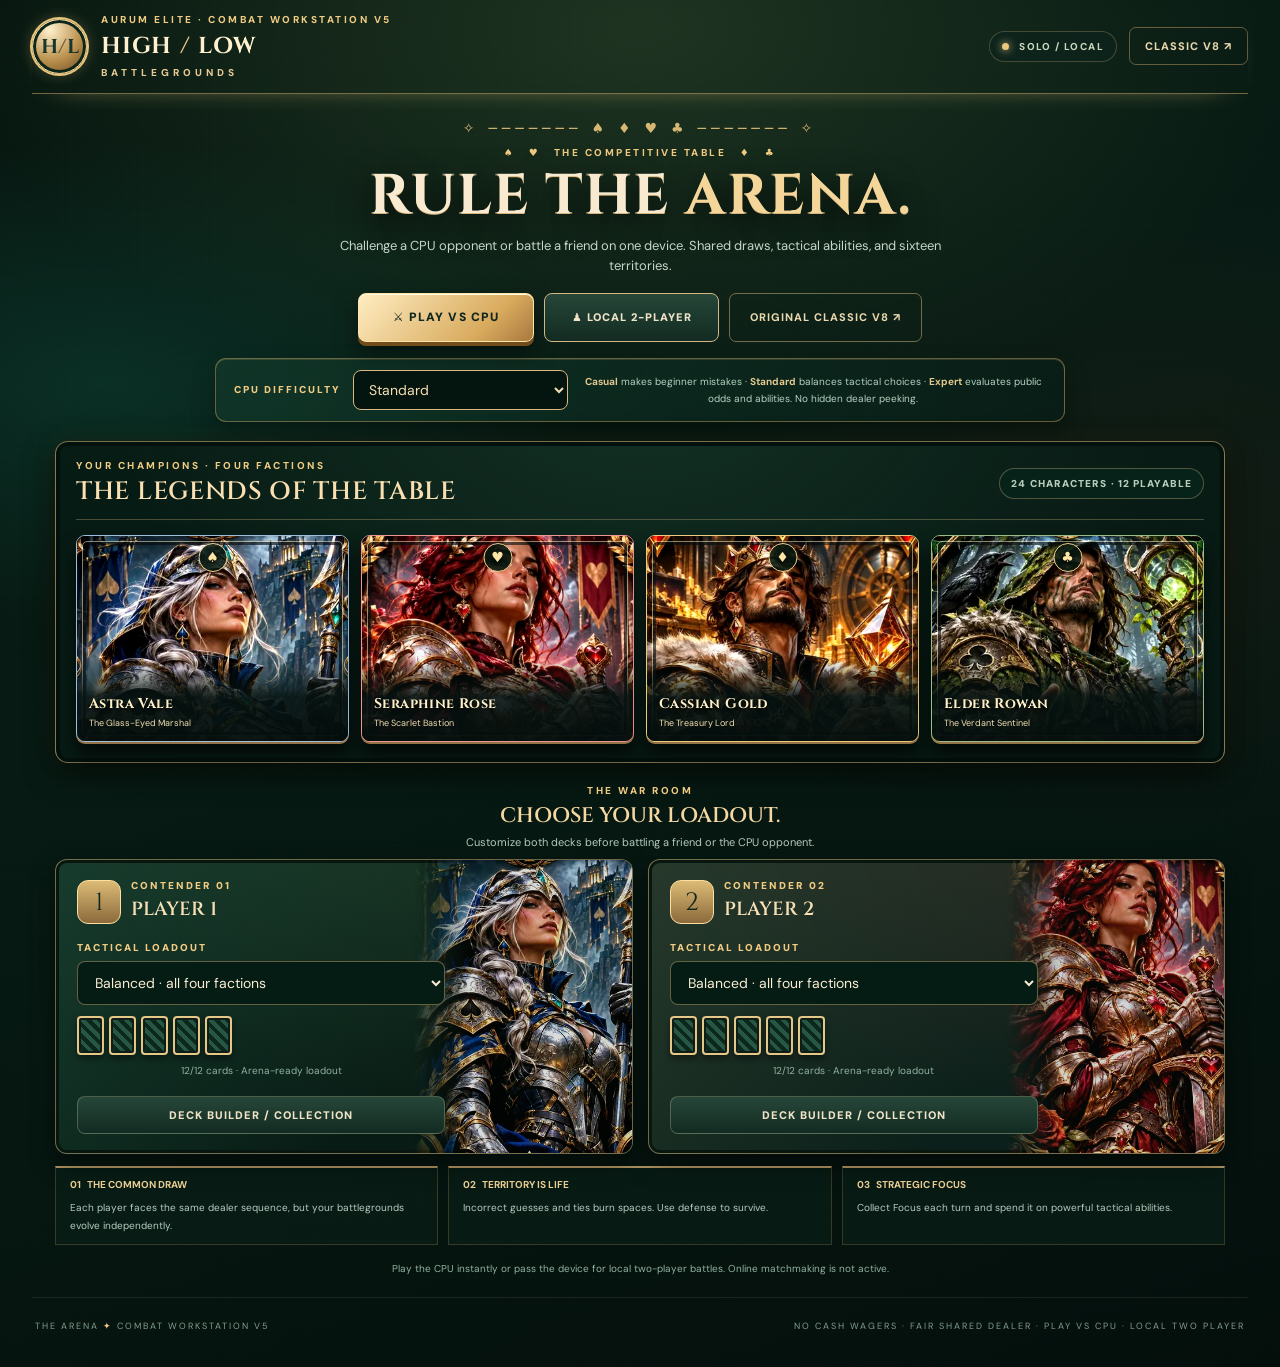
<file: arena/index.html>
<!doctype html>
<html lang="en">
<head>
  <meta charset="utf-8">
  <meta name="viewport" content="width=device-width, initial-scale=1, viewport-fit=cover">
  <meta name="theme-color" content="#0b1915">
  <meta name="description" content="HIGH / LOW: BATTLEGROUNDS — an original collectible card arena with CPU and local two-player modes.">
  <title>HIGH / LOW: BATTLEGROUNDS — ARENA V5</title>
  <link rel="stylesheet" href="./style.css">
  <link rel="stylesheet" href="./premium.css">
  <link rel="stylesheet" href="./unified.css">
  <link rel="stylesheet" href="./v4.css">
  <link rel="stylesheet" href="./cpu.css">
  <link rel="stylesheet" href="./combat-v5.css">
  <link rel="stylesheet" href="./mystic-deck.css">
  <script src="./engine.js" defer></script>
  <script src="./expansion.js" defer></script>
  <script src="./characters.js" defer></script>
  <script src="./cpu.js" defer></script>
  <script src="./app.js" defer></script>
</head>
<body>
  <div class="arena-app" id="arena-app">
    <header class="topbar">
      <div class="brandbox"><div class="monogram">H<span>∕</span>L</div><div>
        <div class="eyebrow">AURUM ELITE · COMBAT WORKSTATION V5</div>
        <h1>HIGH <em>/</em> LOW <span>BATTLEGROUNDS</span></h1>
      </div></div>
      <div class="toplinks">
        <span class="chip online-status"><span class="statusdot"></span> SOLO / LOCAL</span>
        <a class="ghost-button" href="../index.html">CLASSIC V8 ↗</a>
      </div>
    </header>
    <main id="screen" aria-live="polite"></main>
    <footer class="footnote"><span>THE ARENA <b>✦</b> COMBAT WORKSTATION V5</span><span>NO CASH WAGERS · FAIR SHARED DEALER · PLAY VS CPU · LOCAL TWO PLAYER</span></footer>
    <div id="overlay" class="overlay-root" aria-live="polite"></div>
  </div>
</body>
</html>
</file>
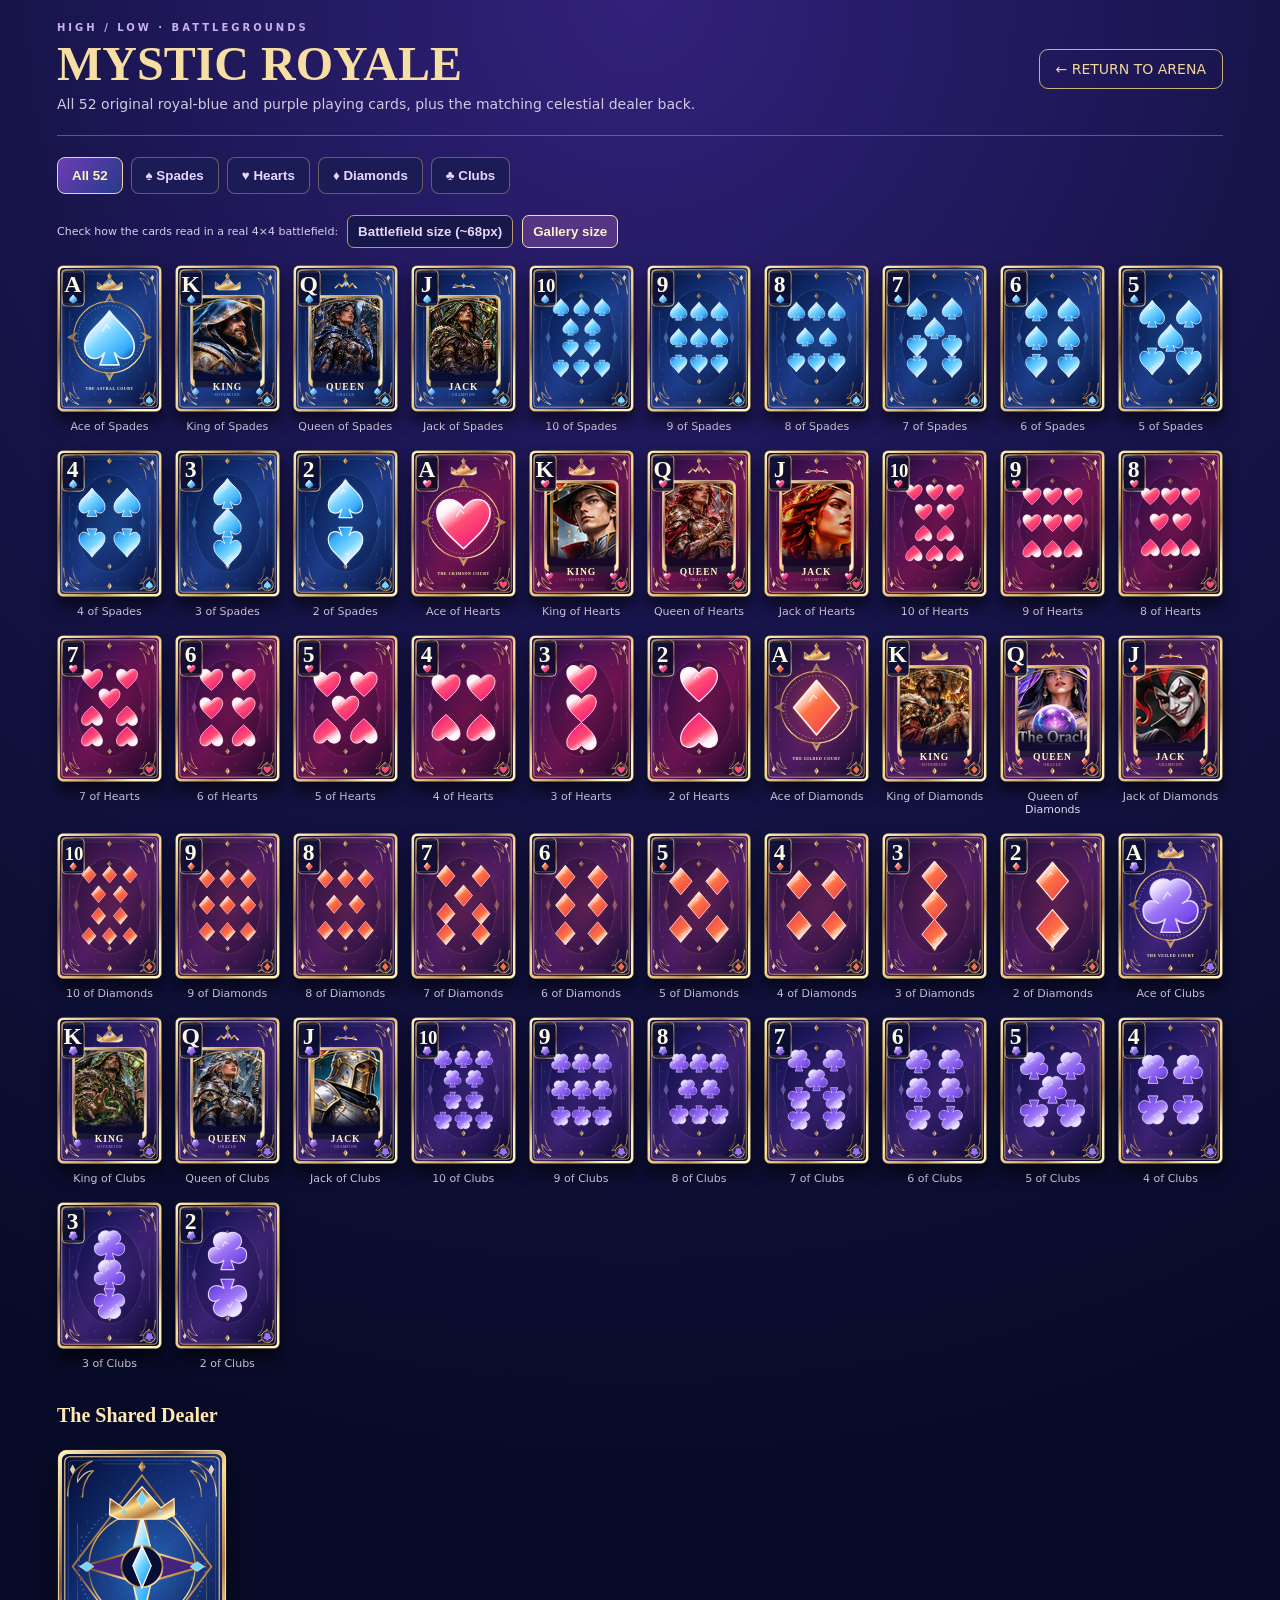
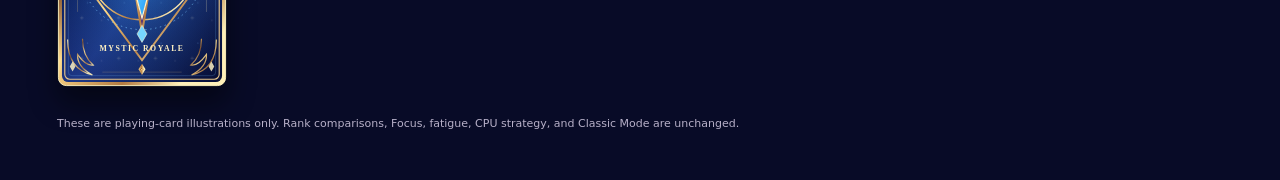
<file: arena/deck-gallery.html>
<!doctype html>
<html lang="en">
<head>
<meta charset="utf-8">
<meta name="viewport" content="width=device-width, initial-scale=1">
<meta name="theme-color" content="#10113b">
<title>Mystic Royale — 52-Card Playing Deck</title>
<style>
:root{color-scheme:dark;--gilt:#eed3a0}*{box-sizing:border-box}body{margin:0;background:radial-gradient(circle at 50% 0,#32217b 0%,#161449 35%,#080b27 78%);color:#fff3dc;font:14px system-ui,sans-serif}
main{max-width:1200px;margin:auto;padding:22px 17px 50px}header{display:flex;gap:20px;justify-content:space-between;align-items:center;flex-wrap:wrap;padding-bottom:20px;border-bottom:1px solid #ba9c6780}
h1{font:700 clamp(25px,4vw,48px) Georgia,serif;margin:3px 0;color:#f7dea2}h2{font:600 20px Georgia,serif;margin:30px 0 14px;color:#ffe7af}.eyebrow{font-size:10px;letter-spacing:3px;color:#c7b1ee;font-weight:800}
p{color:#d2c9e1;line-height:1.5;margin:0}.back{display:inline-block;padding:11px 16px;color:#f2d69d;border:1px solid #cbb07a;border-radius:9px;text-decoration:none;white-space:nowrap}
nav{display:flex;gap:8px;flex-wrap:wrap;margin:21px 0}.filter{color:#e7d7ff;border:1px solid #bb9b7180;background:#1b1b56;border-radius:8px;padding:10px 14px;font-weight:700;cursor:pointer}
.filter[aria-pressed=true]{background:linear-gradient(130deg,#6e3db3,#253a8a);color:#fff2bb;border-color:#f3d5a1}
.deck-grid{display:grid;grid-template-columns:repeat(auto-fill,minmax(102px,1fr));gap:13px}
.deck-grid img{display:block;width:100%;height:auto;aspect-ratio:5/7;object-fit:fill;filter:drop-shadow(0 10px 7px #0008);transition:transform .18s,filter .18s}
.deck-grid img:hover,.deck-grid img:focus{transform:translateY(-7px);filter:drop-shadow(0 13px 10px #000a) drop-shadow(0 0 6px #ae7aff)}
.deck-grid figure{margin:0}.deck-grid figcaption{text-align:center;color:#e3d8ee;padding:8px 0 4px;font-size:11px}
.scale-picker{display:flex;align-items:center;gap:9px;flex-wrap:wrap;margin:0 0 17px;font-size:11px;color:#dccded}
.scale-choice{border:1px solid #b99a6f;background:#171849;color:#e6d6fc;border-radius:7px;padding:8px 10px;cursor:pointer;font-weight:700}
.scale-choice[aria-pressed="true"]{background:#533584;border-color:#ffe2a3;color:#fff1cb}
.deck-grid.battle-scale{grid-template-columns:repeat(auto-fill,68px);gap:10px}
.deck-grid.battle-scale figure{width:68px}
.deck-grid.battle-scale img{width:68px;height:95px;aspect-ratio:5/7}
.deck-grid.battle-scale figcaption{font-size:9px;line-height:1.2}
.back-card{max-width:170px;margin:22px 0}.back-card img{width:100%;border-radius:10px;box-shadow:0 16px 28px #0007}
footer{margin-top:27px;color:#b7b0c8;font-size:11px}
@media(max-width:450px){main{padding:15px 11px}.deck-grid{grid-template-columns:repeat(4,minmax(0,1fr));gap:7px}.deck-grid figcaption{font-size:9px}}
@media(prefers-reduced-motion:reduce){.deck-grid img{transition:none}}
</style>
</head>
<body><main>
<header><div><div class="eyebrow">HIGH / LOW · BATTLEGROUNDS</div><h1>MYSTIC ROYALE</h1><p>All 52 original royal-blue and purple playing cards, plus the matching celestial dealer back.</p></div><a class="back" href="./index.html">← RETURN TO ARENA</a></header>
<nav aria-label="Filter playing cards">
<button type="button" class="filter" data-suit="all" aria-pressed="true">All 52</button>
<button type="button" class="filter" data-suit="S" aria-pressed="false">♠ Spades</button>
<button type="button" class="filter" data-suit="H" aria-pressed="false">♥ Hearts</button>
<button type="button" class="filter" data-suit="D" aria-pressed="false">♦ Diamonds</button>
<button type="button" class="filter" data-suit="C" aria-pressed="false">♣ Clubs</button>
</nav>
<div class="scale-picker" role="group" aria-label="Card display scale">
<span>Check how the cards read in a real 4×4 battlefield:</span>
<button type="button" class="scale-choice" data-size="battle" aria-pressed="false">Battlefield size (~68px)</button>
<button type="button" class="scale-choice" data-size="gallery" aria-pressed="true">Gallery size</button>
</div>
<div id="deck" class="deck-grid" aria-label="Playing card gallery"></div>
<h2>The Shared Dealer</h2><div class="back-card"><img alt="Mystic Royale celestial deck back" src="./cards-mystic/back.svg"></div>
<footer>These are playing-card illustrations only. Rank comparisons, Focus, fatigue, CPU strategy, and Classic Mode are unchanged.</footer>
</main>
<script>
const suits={S:"Spades",H:"Hearts",D:"Diamonds",C:"Clubs"};
const ranks=["A","K","Q","J","10","9","8","7","6","5","4","3","2"];
const deck=document.getElementById("deck");
function drawCards(suit="all"){
 const cards=Object.entries(suits).filter(([code])=>suit==="all"||code===suit)
 .flatMap(([code,name])=>ranks.map(rank=>({code,name,rank})));
 deck.innerHTML=cards.map(({code,name,rank})=>{
 const path="./cards-mystic/"+code+"-"+rank+".svg";
 const alt=(rank==="A"?"Ace":rank==="K"?"King":rank==="Q"?"Queen":rank==="J"?"Jack":rank)+" of "+name;
 return '<figure><img src="'+path+'" alt="'+alt+'" loading="lazy"><figcaption>'+alt+'</figcaption></figure>';
 }).join("");
}
document.querySelectorAll(".filter").forEach(button=>button.addEventListener("click",()=>{
 document.querySelectorAll(".filter").forEach(b=>b.setAttribute("aria-pressed",String(b===button)));
 drawCards(button.dataset.suit);
}));
drawCards();
document.querySelectorAll('.scale-choice').forEach(button=>button.addEventListener('click',()=>{
 document.querySelectorAll('.scale-choice').forEach(b=>b.setAttribute('aria-pressed',String(b===button)));
 deck.classList.toggle('battle-scale',button.dataset.size==='battle');
}));
</script>
</body></html>
</file>
<file: arena/style.css>
@import url('https://fonts.googleapis.com/css2?family=Cinzel:wght@500;600;700&family=DM+Sans:wght@400;500;600;700;800&display=swap');
:root{color-scheme:dark;--bg:#06130f;--panel:#0a2119;--surface:#103023;--light:#f7f0df;--muted:#a5bfb2;--gold:#edc985;--brass:#a47c41;--border:#bf9b6047;--red:#ee8b78;--green:#83d9a5;--shadow:0 22px 50px #0008}
*{box-sizing:border-box}body{margin:0;min-width:300px;background:#050f0c;color:var(--light);font:14px 'DM Sans',system-ui,sans-serif}button,select,input{font:inherit}button{cursor:pointer}button:disabled{opacity:.35;cursor:not-allowed}button:focus-visible,a:focus-visible,input:focus-visible,select:focus-visible{outline:3px solid #ffe2a4;outline-offset:3px}a{color:inherit}
.arena-app{max-width:1800px;min-height:100vh;margin:auto;padding:0 clamp(12px,2.5vw,42px);background:radial-gradient(ellipse at 50% -12%,#31563d70,transparent 49%),radial-gradient(ellipse at 80% 58%,#103d2d60,transparent 59%),linear-gradient(145deg,#0b2019,#07150f 56%,#050d0a);position:relative;overflow:hidden}
.arena-app:before{content:'';pointer-events:none;position:absolute;inset:0;background-image:repeating-linear-gradient(0deg,transparent,transparent 3px,#e7d4a103 4px),repeating-linear-gradient(90deg,transparent,transparent 5px,#e7d4a103 6px);opacity:.6}
.arena-app>*{position:relative}
.topbar{display:flex;justify-content:space-between;align-items:center;gap:15px;border-bottom:1px solid var(--border);padding:21px 0 19px}.brandbox{display:flex;align-items:center;gap:14px}.monogram{width:56px;height:56px;flex:none;display:flex;align-items:center;justify-content:center;border-radius:12px;border:1px solid #f9dba6;background:linear-gradient(145deg,#ffeab7,#b58645);box-shadow:0 5px 0 #5b401d,0 13px 19px #0007;color:#18372a;font:700 23px 'Cinzel',Georgia,serif}.monogram span{color:#72552e}.eyebrow,.overline{color:var(--gold);font-size:10px;letter-spacing:2.5px;font-weight:800}.brandbox h1{margin:5px 0 0;font:700 clamp(17px,2.6vw,27px) 'Cinzel',Georgia,serif;letter-spacing:1.3px}.brandbox h1 span{display:block;font:800 10px 'DM Sans',sans-serif;letter-spacing:4px;margin-top:4px;color:#c6d5ba}.brandbox h1 em{font-style:normal;color:var(--gold)}.toplinks{display:flex;align-items:center;gap:12px;flex-wrap:wrap}.chip{border:1px solid #b89d6d53;background:#0d241ccc;border-radius:99px;padding:8px 12px;font-size:10px;font-weight:800;letter-spacing:1.4px;color:#c9d8bd}.statusdot{display:inline-block;width:7px;height:7px;border-radius:50%;background:#efc67d;margin-right:7px;box-shadow:0 0 9px #f7d495}.ghost-button{background:transparent;color:#e9d7ad;border:1px solid var(--border);border-radius:7px;padding:11px 15px;text-decoration:none;font-size:11px;font-weight:800;letter-spacing:1px}.ghost-button:hover{border-color:var(--gold);background:#ffffff08}
.footnote{padding:22px 3px 35px;display:flex;justify-content:space-between;gap:10px;color:#839e8d;font-size:9px;letter-spacing:2px;border-top:1px solid #eed5a219}.footnote b{color:var(--gold)}
h2,h3,h4,p{margin-top:0}.page-title{text-align:center;margin:40px auto 26px;max-width:800px}.page-title h2{font:600 clamp(33px,5.4vw,68px)/1.11 'Cinzel',Georgia,serif;letter-spacing:1.5px;margin:14px 0;color:#f8ead0;text-shadow:0 8px 24px #000b}.page-title h2 em{color:var(--gold);font-style:normal}.page-title p{color:#bad1c1;font-size:14px;line-height:1.75;max-width:620px;margin:0 auto}.panel{background:linear-gradient(150deg,#112c22ed,#081d16ee);border:1px solid var(--border);border-radius:14px;box-shadow:var(--shadow);padding:clamp(15px,2vw,25px)}.panel-glow{box-shadow:var(--shadow),inset 0 1px #f5d39a27}.panel-title{font:600 19px 'Cinzel',Georgia,serif;color:#f6e0b6;margin:0 0 10px}.section-label{font-weight:900;color:var(--gold);letter-spacing:2px;font-size:10px}
.lobby-grid{display:grid;grid-template-columns:repeat(2,minmax(0,1fr));gap:18px;max-width:1060px;margin:0 auto 18px}.lobby-grid .panel{padding:26px}.lobby-grid .player-ident{display:flex;align-items:center;gap:10px;margin-bottom:20px}.player-ident .portrait{display:grid;place-items:center;width:44px;height:44px;border:1px solid #d6b57480;border-radius:11px;color:var(--gold);background:#234230;font:25px 'Cinzel',serif}.selector{display:block;width:100%;padding:13px;border:1px solid #957c556c;border-radius:8px;color:#f8ecd2;background:#071c15;appearance:auto;margin:8px 0 15px}.deck-preview{display:flex;gap:5px;margin:10px 0 16px}.mini-back{width:31px;height:44px;border:2px solid #e9cf99;border-radius:4px;background:repeating-linear-gradient(45deg,#174035 0 5px,#1e5a45 5px 9px);box-shadow:3px 2px 7px #0007}.rules-strip{max-width:1060px;margin:0 auto 16px;display:grid;grid-template-columns:repeat(3,1fr);gap:12px}.rule{border-top:1px solid #e5c48069;padding:14px;background:#10291f77}.rule b{display:block;color:#efd296;font-size:12px;margin-bottom:6px}.rule span{font-size:11px;color:#b7cdbf;line-height:1.6}.cta{border:1px solid #ffe6a7;border-radius:8px;background:linear-gradient(130deg,#ffedbe,#d5a65c 71%,#b98947);box-shadow:inset 0 1px #fff8da,0 5px 0 #76502a,0 10px 17px #0008;color:#203325;font-weight:900;padding:16px 24px;letter-spacing:1.5px;text-transform:uppercase;transition:transform .18s,filter .18s}.cta:hover:not(:disabled){transform:translateY(-2px);filter:brightness(1.07)}.cta:active:not(:disabled){transform:translateY(2px)}.cta-secondary,.button{border:1px solid #9eaa8566;background:linear-gradient(#264638,#132b22);border-radius:8px;color:#f0e4c8;padding:12px 16px;font-size:11px;font-weight:850;letter-spacing:1px}.cta-secondary:hover,.button:hover{border-color:#e3c487}.lobby-actions{max-width:1060px;margin:18px auto 44px;display:grid;grid-template-columns:2fr 1fr;gap:12px}.fineprint{text-align:center;font-size:10px;color:#a1b9ac;margin-top:13px}
.matchhead{display:grid;grid-template-columns:1fr auto 1fr;align-items:center;gap:14px;margin:25px auto 17px;max-width:1450px}.score-head{display:flex;gap:12px;align-items:center;background:#091e17c9;border:1px solid #b9975e45;padding:13px 16px;border-radius:10px}.score-head.enemy{justify-content:flex-end;text-align:right}.score-head .score{font:700 32px 'Cinzel',Georgia,serif;color:#f2d7a4}.score-head small{display:block;font-size:10px;letter-spacing:1.5px;color:#a6c0b2}.score-head b{font-size:13px}.roundlabel{text-align:center}.roundlabel strong{display:block;font:600 20px 'Cinzel',Georgia,serif;color:var(--gold)}.roundlabel span{font-size:10px;letter-spacing:1.8px;color:#aac4b6}
.arena-stage{display:grid;grid-template-columns:minmax(230px,1fr) minmax(220px,.8fr) minmax(290px,1.25fr);gap:16px;align-items:stretch;max-width:1450px;margin:auto}.war-panel{padding:16px;background:radial-gradient(ellipse at 50% 38%,#28543c 0%,#13362a 50%,#081b15 100%);border:3px solid #a0814c;border-radius:20px;box-shadow:inset 0 0 0 6px #0b231cc7,inset 0 2px 25px #000b,0 18px 33px #0007;position:relative}.war-panel:before{content:'';pointer-events:none;position:absolute;inset:8px;border:1px solid #e8d49b2d;border-radius:13px}.war-panel.active{border-color:#e9c77a;box-shadow:inset 0 0 0 6px #0b231cc7,inset 0 2px 25px #000b,0 0 19px #dabd5c45}.war-label{text-align:center;color:#f3d99f;letter-spacing:2px;font-size:10px;font-weight:900;padding:5px 0 11px}.war-label small{display:block;color:#abccba;letter-spacing:1px;margin-top:4px}.card-grid{display:grid;grid-template-columns:repeat(4,minmax(0,1fr));gap:clamp(5px,.7vw,10px);max-width:510px;margin:auto}.play-tile{width:100%;min-width:0;aspect-ratio:.695;border-radius:8px;position:relative;padding:0;border:0;background:#082218;box-shadow:0 7px 9px #0008;transition:transform .18s,filter .18s}.play-tile img{display:block;width:100%;height:100%;border-radius:7px;object-fit:fill;border:2px solid #eee2c8;pointer-events:none}.play-tile.eligible{outline:2px solid #e9d393;outline-offset:2px;box-shadow:0 0 16px #e8cc7777,0 6px 9px #0008}.play-tile.eligible:hover{transform:translateY(-5px)}.play-tile.selected{transform:translateY(-7px);outline:3px solid #fff0c6;outline-offset:3px;z-index:1;box-shadow:0 0 22px #ebce88a6}.play-tile.burned{background:radial-gradient(#5a3629,#1f211a);border:1px solid #855c4a}.play-tile.burned:before{content:'✕';position:absolute;inset:0;display:grid;place-items:center;color:#c17f68;font:700 34px 'Cinzel',serif;opacity:.75}.play-tile.fatigued:not(.burned){filter:grayscale(.75) brightness(.55)}.play-tile.fatigued:after{content:'◷';position:absolute;bottom:3px;right:4px;color:#ecdda7;font-size:13px;text-shadow:0 0 5px #000}.play-tile.targeted:not(.burned){outline:3px solid #dc8766;outline-offset:1px}.play-tile:disabled{cursor:default}.enemy .play-tile{max-height:100px}.war-metrics{display:flex;justify-content:center;gap:15px;color:#b6cdbc;font-size:10px;margin-top:15px}.war-metrics b{color:#f2d495}
.dealer-panel{background:radial-gradient(ellipse at 50% 20%,#2247359c,#091b15 72%);border:1px solid #e3c68c47;border-radius:17px;display:flex;align-items:center;justify-content:center;flex-direction:column;padding:24px 16px;text-align:center;min-width:0}.dealer-panel .overline{margin-bottom:11px}.dealer-title{font:600 clamp(20px,2.4vw,31px) 'Cinzel',Georgia,serif;color:#f4dfb5;margin-bottom:14px}.dealer-stage{height:180px;display:flex;justify-content:center;align-items:center;width:100%;position:relative;perspective:900px}.shoe{position:absolute;width:120px;height:160px;border:3px solid #c9a46d;border-radius:9px;background:repeating-linear-gradient(45deg,#123e30 0 8px,#1c5341 8px 16px);transform:rotate(-8deg) translate(-17px,6px);box-shadow:0 18px 22px #0008}.shoe:after{content:'✥';display:grid;place-items:center;position:absolute;inset:15%;border:1px solid #eed5a1;color:#f4ddb0;font:55px 'Cinzel',serif}.dealer-face{width:112px;height:157px;object-fit:fill;border:2px solid #fff4d6;border-radius:8px;box-shadow:0 17px 28px #000b;transform:rotate(6deg) translate(17px,-8px);animation:reveal .55s cubic-bezier(.25,.8,.2,1)}@keyframes reveal{from{transform:translate(75px,-70px) rotate(80deg) scale(.65);opacity:0}to{transform:rotate(6deg) translate(17px,-8px);opacity:1}}.dealer-panel .muted{color:#bbccbb;font-size:11px;line-height:1.6;max-width:210px;margin:20px auto}.dealer-panel .counter{padding:7px 12px;border:1px solid var(--border);border-radius:25px;color:var(--gold);font:700 11px 'DM Sans',sans-serif;letter-spacing:1px}
.action-dock{max-width:1450px;margin:18px auto 15px;display:grid;grid-template-columns:minmax(240px,1fr) minmax(340px,2fr);gap:15px}.decision{background:#092018e8;border:1px solid #b59b6e66;border-radius:13px;padding:18px}.decision .label{color:var(--gold);font-size:10px;letter-spacing:2px;font-weight:900}.selected-summary{margin:8px 0 13px;font-size:13px;color:#dce9d5;min-height:18px}.prob-line{display:grid;grid-template-columns:1fr 1fr 1fr;gap:9px}.prob-col{font-size:10px;color:#b8cdbf}.prob-col b{font-size:15px;color:#f3ddab;display:block;margin-bottom:4px}.meter{height:5px;border-radius:5px;background:#33483c;margin-top:8px;overflow:hidden}.meter i{display:block;height:100%;background:#d6aa6e;border-radius:5px}.prob-col:nth-child(1) .meter i{background:#e28f76}.prob-col:nth-child(2) .meter i{background:#8edcaa}
.play-controls{display:grid;grid-template-columns:1fr 1fr 1fr;gap:10px}.guess-btn{border:1px solid #c98c7e;background:linear-gradient(#853f3b,#572823);color:#ffe9e2;border-radius:9px;font-weight:900;letter-spacing:1px;font-size:15px;min-height:72px}.guess-btn.high{border-color:#7bbd91;background:linear-gradient(#3f8b65,#24563f)}.guess-btn.active{outline:3px solid #ffe2a4;outline-offset:2px;filter:brightness(1.25)}.play-controls .cta{min-height:72px;font-size:12px;padding:12px}.action-hint{grid-column:1/-1;text-align:center;color:#afc8b7;font-size:11px}
.hand-shell{max-width:1450px;margin:0 auto 30px;border:1px solid #b59b6e57;border-radius:13px;background:radial-gradient(ellipse at top,#173429,#071b14);padding:15px 17px}.hand-header{display:flex;align-items:center;justify-content:space-between;gap:10px;margin-bottom:13px}.hand-header b{font:600 17px 'Cinzel',Georgia,serif;color:#efdfb9}.focus{font-weight:850;color:#edcc88;letter-spacing:1px}.focus i{font-style:normal;font-size:20px}.hand-cards{display:flex;gap:11px;min-height:192px;overflow-x:auto;scrollbar-color:#927347 #0d251b;padding:5px 4px 16px}.tactcard{border:1px solid #cba364;position:relative;overflow:hidden;background:#172b2e;border-radius:10px;color:#f7ecdb;text-align:left;width:165px;min-width:165px;height:183px;padding:0;box-shadow:inset 0 0 0 3px #0a1e1b,0 6px 14px #0008;transition:transform .16s,box-shadow .16s}.tactcard:hover:not(:disabled),.tactcard.active{transform:translateY(-5px);box-shadow:0 0 16px #f1c47e88,0 12px 18px #0009}.tactcard.active{outline:2px solid #ffebb9;outline-offset:2px}.tactcard:before{content:'';pointer-events:none;position:absolute;inset:6px;border:1px solid #f8e1b578;border-radius:6px}.tactcard.s-S{background:radial-gradient(ellipse at 50% 35%,#2e5364,#0b1e2c 72%)}.tactcard.s-H{background:radial-gradient(ellipse at 50% 35%,#874453,#2d131a 72%)}.tactcard.s-D{background:radial-gradient(ellipse at 50% 35%,#766746,#28201b 72%)}.tactcard.s-C{background:radial-gradient(ellipse at 50% 35%,#41674a,#14291c 72%)}.tactcard .tc-top{position:absolute;top:12px;left:12px;right:10px;display:flex;justify-content:space-between;align-items:center;color:#f7dba3;font-size:9px;letter-spacing:1.2px;font-weight:850}.tactcard .tc-cost{border:1px solid #ffe2ad;background:#061a15;border-radius:50%;width:27px;height:27px;display:grid;place-items:center;font:700 14px 'Cinzel',serif}.tactcard .tc-art{position:absolute;top:40px;left:12px;right:12px;height:74px;border:1px solid #ffe8ad65;background:radial-gradient(circle,#f4cb7f28,transparent 68%);display:grid;place-items:center;box-shadow:inset 0 2px 14px #0008}.tactcard .tc-art .sigil{font:600 56px Georgia,serif;color:#e9ce9d;text-shadow:0 0 22px #ffdb9770}.tactcard .tc-art:after{content:'';position:absolute;inset:8px;border-top:1px solid #d8bd8052;border-bottom:1px solid #d8bd8052}.tactcard .tc-bottom{position:absolute;inset:auto 13px 12px}.tactcard .tc-bottom strong{display:block;font:600 13px 'Cinzel',Georgia,serif;color:#ffe1a6;white-space:nowrap;overflow:hidden;text-overflow:ellipsis}.tactcard .tc-bottom small{font-size:9px;color:#c7d0c6;letter-spacing:.8px;text-transform:uppercase;display:block;margin-top:6px}
.overlay-root:empty{display:none}.overlay-root{position:fixed;inset:0;z-index:100;background:#010a08e8;backdrop-filter:blur(12px);display:flex;align-items:center;justify-content:center;padding:15px}.modal{width:min(100%,760px);max-height:calc(100vh - 30px);overflow:auto;background:radial-gradient(ellipse at 50% 0,#28503a,#0a1b15 70%);border:1px solid #eed1a0;border-radius:16px;box-shadow:0 0 0 7px #bd9b5c12,0 28px 60px #000e;padding:clamp(20px,4vw,36px)}.modal h2{font:600 clamp(26px,5vw,43px) 'Cinzel',Georgia,serif;color:#f9e4bf;margin:12px 0 16px}.modal p{color:#c2d5c5;line-height:1.7}.modal .cta{width:100%;margin-top:10px}.results-grid{display:grid;grid-template-columns:1fr 1fr;gap:13px;margin:18px 0}.outcome{border:1px solid #ab997169;background:#0b231b;padding:17px;border-radius:10px}.outcome strong{display:block;color:#f5daa8;letter-spacing:1px;margin-bottom:7px}.outcome small{display:block;color:#bccbbb;line-height:1.7}.outcome.win{border-color:#7fc79a}.outcome.lose{border-color:#c87b6b}.dealer-large{width:94px;height:135px;object-fit:fill;border-radius:7px;box-shadow:0 15px 27px #000a;margin:10px auto;display:block}
.builder-layout{display:grid;grid-template-columns:1fr 1fr;gap:12px}.builder-collection{display:grid;grid-template-columns:1fr 1fr;gap:8px;max-height:430px;overflow:auto;padding-right:5px}.builder-row{border:1px solid #b99c6959;border-radius:8px;background:#112d23;padding:12px;text-align:left;color:#fff1d4}.builder-row strong{font-size:12px;display:block}.builder-row small{display:block;color:#b5c7b8;font-size:10px;margin-top:5px;line-height:1.5}.builder-row .suit-icon{font:25px Georgia,serif;color:#f3cd8a;float:right}.builder-picked{max-height:430px;overflow:auto}.deck-row{display:flex;justify-content:space-between;align-items:center;gap:8px;border-bottom:1px solid #e1cb9c25;padding:8px 0}.deck-row span{font-size:12px}.deck-row button{border:1px solid #bba16e;background:#142b23;color:#f5deb0;border-radius:6px;width:28px;height:28px;font-weight:850}.valid-message{color:#e9cb8f;font-size:11px;margin:15px 0}.builder-top{display:flex;justify-content:space-between;align-items:center;flex-wrap:wrap;gap:10px}.builder-top .selector{width:auto;min-width:170px;margin:0}
@media(max-width:1100px){.arena-stage{grid-template-columns:1fr 1fr}.dealer-panel{grid-column:1/-1;grid-row:1;padding:12px;display:grid;grid-template-columns:1fr 150px 1fr;gap:8px}.dealer-stage{height:120px}.shoe{width:70px;height:95px}.shoe:after{font-size:28px}.dealer-face{width:71px;height:100px}.dealer-panel .muted{margin:4px auto}.dealer-title{font-size:20px;margin:0}.action-dock{grid-template-columns:1fr}.war-panel.enemy .card-grid{max-width:400px}}@media(max-width:680px){.topbar{align-items:flex-start;padding:14px 0}.toplinks{justify-content:flex-end}.brandbox h1{font-size:15px}.monogram{width:42px;height:42px;font-size:17px}.brandbox .eyebrow{font-size:8px;letter-spacing:1px}.ghost-button{padding:7px;font-size:9px}.online-status{display:none}.lobby-grid,.rules-strip{grid-template-columns:1fr}.lobby-actions{grid-template-columns:1fr}.page-title{margin:26px auto}.page-title h2{font-size:33px}.matchhead{margin-top:14px;gap:5px}.score-head{padding:9px 7px;gap:5px}.score-head .score{font-size:23px}.score-head b{font-size:10px}.score-head small{font-size:7px}.roundlabel strong{font-size:14px}.roundlabel span{font-size:8px;letter-spacing:0}.arena-stage{grid-template-columns:1fr;gap:12px}.dealer-panel{grid-column:1;grid-row:auto;display:flex;min-height:145px;order:0}.dealer-stage{height:80px}.shoe{width:60px;height:80px}.dealer-face{width:60px;height:80px}.dealer-title{font-size:15px;margin:5px}.dealer-panel .muted{margin:7px auto 3px}.war-panel.enemy{order:2;padding:8px 12px}.war-panel.enemy .card-grid{max-width:245px;gap:3px}.war-panel.enemy .play-tile{max-height:62px}.war-panel.player{order:1}.war-panel.player .card-grid{max-width:440px;gap:7px}.war-panel.player .play-tile{max-height:111px}.war-label{font-size:9px}.war-metrics{margin-top:8px}.action-dock{gap:10px}.play-controls{grid-template-columns:1fr 1fr}.play-controls .cta{grid-column:1/-1;min-height:48px}.guess-btn{min-height:52px}.hand-shell{padding:12px}.hand-cards{min-height:175px}.tactcard{width:147px;min-width:147px;height:169px}.tactcard .tc-art{height:65px}.tactcard .tc-bottom{bottom:11px}.footnote{font-size:8px;letter-spacing:1px}.builder-layout{grid-template-columns:1fr}.builder-collection{max-height:280px}.modal{padding:18px}.results-grid{gap:8px}.outcome{padding:11px}}@media(prefers-reduced-motion:reduce){*,*:before,*:after{animation-duration:.001ms!important;transition-duration:.001ms!important}}

.builder-row.preview:disabled{opacity:.78;cursor:default;border-style:dashed;background:#091a16}.builder-row.preview strong{color:#b8c4ba}

/* CHARACTER OVERHAUL — original portraits and character-forward tactical UI */
.character-showcase{max-width:1060px;margin:22px auto 22px;padding:20px;border:1px solid #d8b77e66;border-radius:15px;background:radial-gradient(ellipse at top,#25453675,#0b221aaa);box-shadow:0 12px 29px #0006}
.showcase-heading{display:flex;justify-content:space-between;align-items:end;gap:12px;margin-bottom:15px}
.showcase-heading h3{font:600 22px 'Cinzel',Georgia,serif;color:#f9dfb1;margin:6px 0 0}
.showcase-heading>span{font-size:10px;font-weight:900;letter-spacing:1.1px;color:#b8ccbb}
.showcase-grid{display:grid;grid-template-columns:repeat(4,minmax(0,1fr));gap:12px}
.hero-character{position:relative;display:block;border:1px solid #c6ac7566;border-radius:9px;background:#091b16;overflow:hidden;padding:0;min-height:190px;box-shadow:0 9px 18px #0008;transition:transform .2s,box-shadow .2s}
.hero-character:hover{transform:translateY(-5px);box-shadow:0 13px 21px #0009,0 0 16px #b7a57c55}
.hero-character img{width:100%;height:220px;max-height:25vw;min-height:160px;display:block;object-fit:cover;object-position:center 28%;filter:saturate(.9) contrast(1.05)}
.hero-character span{position:absolute;bottom:0;left:0;right:0;padding:22px 9px 11px;background:linear-gradient(transparent,#06110eee 35%,#06110e);text-align:left}
.hero-character b{font:700 13px 'Cinzel',serif;color:#fff0c8;display:block}
.hero-character small{display:block;color:#c0cbbb;font-size:9px;margin-top:4px}
.tactcard-wrap{width:189px;min-width:189px;position:relative;display:flex;flex-direction:column;align-items:stretch;padding:6px 3px 0}
.hand-cards{min-height:326px;gap:14px;align-items:start;padding-bottom:14px}
.tactcard-wrap .tactcard{width:100%;min-width:0;height:274px;border-radius:12px;overflow:hidden}
.tactcard-wrap .tactcard::before{border-width:2px;inset:5px;z-index:4;border-radius:8px}
.tactcard-wrap .tactcard .tc-art{position:absolute;inset:6px 6px 52px;height:auto;border:0;background:none;box-shadow:none;display:block;overflow:hidden;border-radius:9px}
.tactcard-wrap .tactcard .tc-art img{display:block;width:100%;height:100%;object-fit:cover;object-position:center 16%;filter:contrast(1.04) saturate(1.06)}
.tactcard-wrap .tactcard .tc-art::after{inset:0;border:0;background:linear-gradient(to top,#08191390,transparent 34%,#07131b28 80%,#010906aa)}
.tactcard-wrap .tc-art-shine{position:absolute;inset:-25% -60%;pointer-events:none;background:linear-gradient(110deg,transparent 38%,#fff6cf28 48%,transparent 60%);transform:translateX(-50%);transition:transform .45s ease}
.tactcard-wrap .tactcard:hover .tc-art-shine{transform:translateX(36%)}
.tactcard-wrap .tactcard .tc-top{z-index:5;top:12px;left:12px;right:12px;text-shadow:0 1px 7px #000}
.tactcard-wrap .tactcard .tc-bottom{inset:auto 10px 8px;padding:8px 9px 5px;border:1px solid #dbc48a66;border-radius:4px;background:linear-gradient(#071910,#071a16);z-index:5;min-height:49px}
.tactcard-wrap .tactcard .tc-bottom strong{font:700 14px 'Cinzel',serif;letter-spacing:.15px}
.tactcard-wrap .tactcard .tc-bottom small{color:#ecdaa8;font-size:9px;margin-top:5px;white-space:nowrap;overflow:hidden;text-overflow:ellipsis}
.tactcard-wrap .tactcard:disabled{opacity:.55;filter:grayscale(.55)}
.tactcard-wrap .tactcard-inspect{margin:6px 0 0;min-height:29px;width:100%;border:1px solid #bfa57b66;background:#0e291f;color:#d4c59d;border-radius:5px;letter-spacing:1.2px;font-size:10px;font-weight:800}
.tactcard-wrap .tactcard-inspect:hover{background:#244434;border-color:#eed5a3}
.tactcard-wrap .tactcard.active{border-color:#ffe8b2;box-shadow:0 0 0 3px #f5dc9e88,0 0 22px #ffdf88ab}
.tactcard.s-S{--accent-suit:#99c3e9}.tactcard.s-H{--accent-suit:#fa9eb0}.tactcard.s-D{--accent-suit:#edcd86}.tactcard.s-C{--accent-suit:#b4dca0}
.builder-collection{display:grid;grid-template-columns:minmax(0,1fr);max-height:450px;gap:11px}
.builder-item{border:1px solid #bd9c6959;border-radius:9px;background:#0c241b;overflow:hidden}
.builder-item .builder-row{display:flex;gap:10px;align-items:center;width:100%;min-height:109px;border:0;border-radius:0;padding:8px;background:transparent}
.builder-portrait{width:72px;height:92px;flex:none;object-fit:cover;object-position:50% 24%;border-radius:6px;border:1px solid #eed6a886;box-shadow:0 3px 9px #0006}
.builder-copy{min-width:0;flex:1}
.builder-copy strong{font:600 13px 'Cinzel',Georgia,serif;color:#f6dfb3;line-height:1.3}
.builder-copy small{font-size:10px;line-height:1.35;display:block;margin-top:5px;color:#b5c9bc}
.builder-item .builder-row:not(:disabled):hover{background:#26473766}
.builder-item .builder-inspect{display:block;width:100%;border:0;border-top:1px solid #d8bf8d30;background:#10291f;padding:7px;color:#dbca9c;text-transform:uppercase;font-size:9px;font-weight:900;letter-spacing:1.5px}
.builder-item .builder-inspect:hover{background:#284f3c}
.builder-item.preview .builder-row{opacity:.7;cursor:default}
.builder-item.preview .builder-inspect{color:#b2bdb0}
.inspect-modal{max-width:900px}
.inspect-layout{display:grid;grid-template-columns:minmax(225px,.9fr) minmax(250px,1fr);gap:clamp(18px,3vw,37px);align-items:center}
.inspect-visual{position:relative;padding:8px;border:1px solid #edce9188;border-radius:12px;background:linear-gradient(125deg,#8b77456e,#15291e);box-shadow:0 16px 28px #0008}
.inspect-visual img{display:block;width:100%;height:auto;aspect-ratio:3/4;object-fit:cover;border-radius:6px;border:2px solid #ddc18e}
.inspect-rarity{position:absolute;left:14px;right:14px;bottom:14px;background:#051b16e7;border:1px solid #f5d9a77a;color:#f1d7a9;text-align:center;padding:9px 6px;font-size:10px;font-weight:900;letter-spacing:1px;border-radius:4px}
.inspect-copy h2{font:700 clamp(27px,4vw,44px) 'Cinzel',Georgia,serif;color:#ffe6b8;margin:10px 0 3px}
.inspect-copy h3{font:500 18px 'Cinzel',Georgia,serif;color:#c9dbcc;margin-bottom:23px}
.inspect-copy blockquote{margin:12px 0 24px;border-left:2px solid #e7c886;padding:0 0 0 17px;color:#d5c6a5;font:italic 16px Georgia,serif;line-height:1.6}
.inspect-ability{border:1px solid #c1aa7461;border-radius:9px;background:#081c15;padding:16px;margin-bottom:17px}
.inspect-ability strong{display:block;font:700 19px 'Cinzel',serif;color:#ffe0a5;margin:8px 0}
.inspect-ability p{font-size:12px;margin:7px 0 13px;color:#d7e1d1}
.inspect-ability small{font-weight:800;letter-spacing:1px;font-size:10px;color:#c0cca9}
.inspect-cost{font:800 14px 'DM Sans',sans-serif;color:#eaca82;margin-left:5px}
.sealed-table{min-height:68vh;display:flex;flex-direction:column;align-items:center;justify-content:center;gap:13px;color:#d9c28c;text-align:center}
.sealed-table span{font:100px Georgia,serif;line-height:1}
.sealed-table h2{font:600 29px 'Cinzel',Georgia,serif}
.sealed-table p{color:#bbd0bb;max-width:440px;padding:0 20px}
@media(max-width:720px){
 .showcase-grid{grid-template-columns:repeat(2,minmax(0,1fr))}
 .hero-character img{max-height:none;height:165px;min-height:0}
 .showcase-heading h3{font-size:16px}.showcase-heading>span{font-size:8px}
 .tactcard-wrap{width:160px;min-width:160px}
 .tactcard-wrap .tactcard{height:232px}
 .tactcard-wrap .tactcard .tc-art{bottom:49px}
 .hand-cards{min-height:292px}
 .inspect-layout{grid-template-columns:1fr;gap:18px}
 .inspect-visual{max-width:275px;margin:auto}
 .inspect-modal{overflow:auto;max-height:calc(100vh - 22px)}
 .inspect-copy h2{font-size:30px}
}
@media(max-width:430px){
 .character-showcase{padding:12px}
 .showcase-grid{gap:8px}
 .hero-character img{height:153px}
 .hero-character b{font-size:12px}
 .tactcard-wrap{width:151px;min-width:151px}
 .tactcard-wrap .tactcard{height:224px}
 .hand-cards{gap:7px}
}
@media(prefers-reduced-motion:reduce){.tactcard-wrap .tc-art-shine{display:none}}

@media(max-width:680px){
  /* On small screens, put the rival overview first so decision controls follow your own board. */
  .arena-stage>.war-panel.enemy{order:0}
  .arena-stage>.dealer-panel{order:1}
  .arena-stage>.war-panel.player{order:2}
}
@media(max-width:420px){
  .topbar{flex-wrap:wrap}
  .toplinks{width:100%;justify-content:flex-end}
  .footnote{flex-wrap:wrap;justify-content:center;text-align:center}
  .showcase-heading{align-items:start}
  .showcase-heading>span{max-width:98px;text-align:right}
}
</file>
<file: arena/premium.css>
/* HIGH / LOW: BATTLEGROUNDS — PREMIUM CHARACTER / ARENA ART DIRECTION
   Presentation-only. Original card engine and Classic mode untouched. */
:root{
 --bg:#07130f;--panel:#0b211a;--surface:#123428;--light:#fff0cf;
 --muted:#afc3b3;--gold:#f1cb82;--brass:#bf8a45;--border:#d2a76972;
 --shadow:0 22px 58px #000c;
}
body{background:#020906}
.arena-app{
 background:
 radial-gradient(ellipse 68% 37% at 50% 2%,#425d3866,transparent 77%),
 radial-gradient(ellipse 48% 22% at 8% 28%,#0f504266,transparent 80%),
 radial-gradient(ellipse 43% 28% at 91% 38%,#5b2d1f22,transparent 85%),
 linear-gradient(160deg,#071710 0%,#071b14 40%,#040f0c 100%);
}
.arena-app::before{
 background:
 repeating-linear-gradient(0deg,transparent 0 7px,#ffe2a304 8px 9px),
 repeating-linear-gradient(90deg,transparent 0 7px,#ffe2a303 8px 9px);
 opacity:.4;
}
.topbar{
 min-height:74px;padding:13px 0 14px;border-bottom:1px solid #ddb57480;
 box-shadow:0 10px 30px -26px #ffde8c;
}
.brandbox h1{font-size:clamp(15px,2vw,23px);letter-spacing:1.1px}
.brandbox h1 span{color:#e7ca95}
.monogram{border-radius:50%;background:radial-gradient(circle at 32% 19%,#fff1cc,#b88e4b 56%,#624323);
 box-shadow:inset 0 0 0 3px #0c261a,0 0 0 2px #e9c578,0 0 15px #dfb87e55;
 width:55px;height:55px;font-size:20px;
}
.page-title{margin:25px auto 19px;max-width:850px}
.page-title::before{content:'✧ ─────── ♠ ♦ ♥ ♣ ─────── ✧';display:block;color:#d7b774;font-size:14px;letter-spacing:5px;margin-bottom:9px}
.page-title h2{font-size:clamp(32px,4.5vw,56px);margin:7px 0 8px;font-weight:700;line-height:1.1;
 text-shadow:0 1px 0 #d7b47c,0 11px 34px #000}
.page-title h2 em{color:#f4d69a}
.page-title p{max-width:620px;color:#c6d6c7;font-size:13px;line-height:1.55}
.hero-cta-row{display:flex;align-items:center;justify-content:center;gap:13px;margin-top:17px;flex-wrap:wrap}
.hero-cta-row .cta{min-height:49px;padding:13px 34px;font-size:12px;box-shadow:inset 0 1px #fff8dd,0 4px 0 #734c1c,0 10px 22px #0008}
.hero-cta-row .ghost-button{display:flex;align-items:center;min-height:49px;border-color:#d9bd807d;padding:13px 20px}
.character-showcase{
 margin:19px auto 21px;max-width:1170px;padding:17px 20px 20px;
 background:
 linear-gradient(90deg,#cfac6733 0 1px,transparent 1px calc(100% - 1px),#cfac6733 calc(100% - 1px)),
 radial-gradient(ellipse at 50% -20%,#3265484d,transparent 65%),#081b15ed;
 border:1px solid #d8b2768c;border-radius:13px;
 box-shadow:inset 0 0 0 4px #03110c,0 9px 30px #000a,0 0 25px #b88d3c19;
}
.showcase-heading{border-bottom:1px solid #c6ac7759;padding-bottom:11px;align-items:center}
.showcase-heading h3{font-size:clamp(16px,2.3vw,25px);margin:3px 0 0;letter-spacing:.7px}
.showcase-heading>span{border:1px solid #dfc38a54;background:#072219;padding:8px 11px;border-radius:999px}
.showcase-grid{grid-template-columns:repeat(4,minmax(0,1fr));gap:12px}
.hero-character{
 min-height:205px;isolation:isolate;border:1px solid #f1d49ba8;border-radius:9px;
 background:#061810;box-shadow:0 2px 0 #937345,0 13px 18px #000a;
 transition:transform .21s ease,box-shadow .21s ease;
}
.hero-character::before{
 content:'';position:absolute;inset:5px;z-index:2;pointer-events:none;
 border:1px solid #fff1bd83;border-radius:5px;
 box-shadow:inset 0 0 0 3px #090d10a3;
}
.hero-character::after{
 content:'✥';position:absolute;left:50%;top:7px;z-index:3;transform:translateX(-50%);
 color:#ffe6a6;font-size:14px;text-shadow:0 2px 5px #000;
 background:#061910e0;border:1px solid #efcd90;border-radius:50%;width:27px;height:27px;display:grid;place-items:center;
}
.hero-character img{
 height:205px;max-height:none;min-height:0;width:100%;object-fit:cover;object-position:center 21%;
 filter:saturate(1.04) contrast(1.06);transition:transform .4s ease;
}
.hero-character:hover img{transform:scale(1.052)}
.hero-character:hover{transform:translateY(-5px);box-shadow:0 3px 0 #e6c585,0 16px 24px #000b,0 0 25px #d3b16c5c}
.hero-character span{
 z-index:4;padding:34px 12px 12px;
 background:linear-gradient(0deg,#040e0cf8 0%,#061311e8 55%,transparent 100%);
}
.hero-character b{font:700 14px 'Cinzel',serif;letter-spacing:.4px;text-shadow:0 2px 4px #000}
.hero-character small{color:#f0dfb1;font-size:9px}
.hero-character.s-S{border-color:#9dbede}.hero-character.s-H{border-color:#ec9696}
.hero-character.s-D{border-color:#eccb81}.hero-character.s-C{border-color:#9abc87}
.hero-character.s-S::after{content:'♠'}.hero-character.s-H::after{content:'♥'}
.hero-character.s-D::after{content:'♦'}.hero-character.s-C::after{content:'♣'}
.loadout-heading{max-width:1170px;margin:17px auto 10px;display:flex;flex-direction:column;align-items:center;text-align:center}
.loadout-heading h3{font:600 21px 'Cinzel',serif;color:#f4d7a1;margin:5px 0}
.loadout-heading p{font-size:11px;color:#b5cbbc;margin:0}
.lobby-grid{max-width:1170px;gap:15px;margin-bottom:12px}
.lobby-grid .panel{
 background:
 linear-gradient(135deg,#324a3870 0 2px,transparent 2px),
 radial-gradient(ellipse at 80% -40%,#41663e50,transparent 70%),
 linear-gradient(135deg,#173c2d,#081c15 65%);
 border:1px solid #cead7882;box-shadow:inset 0 0 0 3px #07160f,0 10px 26px #0007;
 border-radius:12px;padding:19px 21px;position:relative;overflow:hidden;
}
.lobby-grid .panel:nth-child(2){
 background:radial-gradient(ellipse at 100% -10%,#743e364a,transparent 67%),linear-gradient(135deg,#27392b,#0b201a 65%)
}
.lobby-grid .panel::before{
 content:'♠';position:absolute;right:20px;top:10px;font:65px 'Cinzel',serif;color:#c9a75d12;pointer-events:none;
}
.lobby-grid .panel:nth-child(2)::before{content:'♥';color:#d97d6e16}
.lobby-grid .player-ident{margin-bottom:11px}
.lobby-grid .portrait{background:linear-gradient(#dcbb76,#8c6a3c);color:#122619;border:1px solid #ffdfa0}
.lobby-grid .panel-title{font-size:19px!important}
.lobby-grid .selector{padding:11px 13px;margin:6px 0 11px;background:#051c14;border-color:#b59c688a;min-height:42px}
.lobby-grid .deck-preview{margin:7px 0 9px}
.lobby-grid .mini-back{
 width:27px;height:39px;background:repeating-linear-gradient(45deg,#275642,#275642 4px,#0b281d 4px,#0b281d 8px);
 box-shadow:inset 0 0 0 2px #101c17,0 4px 6px #0006;
 border-color:#e5c787;
}
.lobby-grid .fineprint{margin-top:4px}
.lobby-grid .button{margin-top:9px!important;padding:11px!important}
.rules-strip{max-width:1170px;margin:12px auto 17px;gap:10px}
.rule{background:#0a231a87;border:1px solid #b9975b42;border-top:2px solid #b69963;padding:10px 14px}
.rule b{font-size:10px}
.rule span{font-size:10px;line-height:1.45}
.lobby-actions{max-width:1170px;margin:12px auto 20px}
.lobby-actions .cta{min-height:48px;padding:11px 19px}
.lobby-actions>.ghost-button{min-height:48px}
.fineprint{color:#91b29f}
.tactcard-wrap .tactcard{border:2px solid #e4ba74;box-shadow:inset 0 0 0 4px #051b15,0 0 0 1px #56442b,0 10px 15px #000b}
.tactcard-wrap .tactcard::before{
 border:1px solid #fff2c2;box-shadow:inset 0 0 0 2px #9674477a;inset:5px;z-index:5;
}
.tactcard-wrap .tactcard .tc-art{inset:6px 6px 51px;border-radius:7px 7px 0 0}
.tactcard-wrap .tactcard .tc-art img{object-position:center 22%;filter:contrast(1.07) saturate(1.12)}
.tactcard-wrap .tactcard .tc-bottom{border:1px solid #f2d699;border-radius:3px;box-shadow:inset 0 0 0 2px #3c3427}
.tactcard-wrap .tactcard .tc-bottom strong{font-size:13px;color:#ffe9bb}
.tactcard-wrap .tactcard .tc-bottom small{font-size:9px;color:#ffdc9e}
.tactcard-wrap .tc-cost{border:2px solid #fff2c9;box-shadow:0 0 12px #e3c78a88;background:radial-gradient(#34503a,#07160e)}
.tactcard-wrap .tactcard .tc-top{top:12px;left:11px;right:11px}
.tactcard-wrap .tactcard:hover:not(:disabled){transform:translateY(-8px) rotate(-.7deg);box-shadow:0 0 0 2px #f4d18b,0 0 34px #edc07485,0 20px 27px #000b}
.tactcard-wrap .tactcard.active{outline:3px solid #fff1be;outline-offset:2px;box-shadow:0 0 29px #eac889bb}
.tactcard-wrap .tactcard-inspect{background:linear-gradient(#234737,#0e291f);border:1px solid #d1ab6880;padding:8px 0}
.builder-item .builder-row{min-height:110px}
.builder-portrait{object-position:50% 20%;filter:saturate(1.02) contrast(1.05)}
.builder-item .builder-inspect{color:#efdcad}
.inspect-modal{border:2px solid #edca85;box-shadow:0 0 0 6px #ac84452c,0 36px 85px #000f}
.inspect-visual{border:2px solid #f2d29b;box-shadow:0 0 0 3px #17251e,0 18px 35px #000b}
.inspect-visual img{aspect-ratio:2/3;object-fit:cover;object-position:center 15%;max-height:560px}
.inspect-copy h2{color:#ffe5b2}
.inspect-copy blockquote{color:#e2d3b6}
.war-panel{border-color:#be9a5c;background:radial-gradient(ellipse at center,#336046,#0a2018 72%);box-shadow:inset 0 0 0 5px #061a13,inset 0 0 25px #0009,0 12px 29px #0008}
.war-panel.active{border-color:#f2d89c}
.play-tile.eligible{box-shadow:0 0 17px #f7d27d80,0 8px 11px #000a}
.dealer-panel{border:1px solid #e4c28480;box-shadow:inset 0 0 0 3px #0a241b,0 14px 34px #0007}
.dealer-title{color:#f4d9a2}
.hand-shell{border-color:#d1aa6e73}
.hand-header{border-bottom:1px solid #d1ad7238;padding-bottom:8px}
.decision{border-color:#ddbd836f}
@media(max-width:760px){
 .page-title{margin:19px auto 14px}
 .page-title h2{font-size:clamp(30px,6vw,44px)}
 .page-title::before{font-size:11px;letter-spacing:3px}
 .character-showcase{padding:13px 11px 14px;margin:15px auto}
 .showcase-grid{grid-template-columns:repeat(2,minmax(0,1fr));gap:9px}
 .hero-character img{height:195px}
 .showcase-heading h3{font-size:18px}
 .loadout-heading{margin-top:16px}
 .lobby-grid .panel{padding:16px}
 .hero-cta-row .cta,.hero-cta-row .ghost-button{min-height:44px}
}
@media(max-width:420px){
 .topbar{min-height:60px}
 .brandbox h1{font-size:15px}
 .monogram{height:40px;width:40px;font-size:17px}
 .page-title h2{font-size:32px}
 .page-title p{font-size:11px}
 .hero-cta-row{gap:8px}
 .hero-cta-row .cta{flex:1;min-width:0;font-size:11px;padding:12px}
 .hero-cta-row .ghost-button{padding:11px;font-size:9px}
 .character-showcase{margin-top:12px}
 .hero-character img{height:164px}
 .hero-character b{font-size:12px}
 .hero-character small{font-size:8px}
 .showcase-heading{align-items:flex-start}
 .showcase-heading>span{font-size:8px;white-space:normal;text-align:right;max-width:102px}
 .loadout-heading h3{font-size:17px}
 .lobby-grid .panel{padding:14px}
 .rules-strip{gap:8px}
}
@media(prefers-reduced-motion:reduce){
 .hero-character,.hero-character img,.tactcard-wrap .tactcard{transition:none!important}
}

/* Contender banners: premium character key art without obstructing deck controls. */
.lobby-grid .panel{min-height:260px;isolation:isolate}
.lobby-grid .panel .contender-portrait{
 position:absolute;z-index:0;right:-13px;top:-30px;width:40%;height:calc(100% + 45px);
 object-fit:cover;object-position:50% 18%;opacity:.84;pointer-events:none;
 -webkit-mask-image:linear-gradient(to right,transparent 0%,black 24%,black 100%);
 mask-image:linear-gradient(to right,transparent 0%,black 24%,black 100%);
 filter:saturate(1.09) contrast(1.1);
}
.lobby-grid .panel:nth-child(2) .contender-portrait{object-position:55% 13%;opacity:.81}
.lobby-grid .panel>:not(.contender-portrait){position:relative;z-index:2;max-width:69%}
.lobby-grid .panel .player-ident{max-width:100%}
.lobby-grid .panel:nth-child(2) .player-ident{max-width:69%}
@media(max-width:800px){
 .lobby-grid .panel{min-height:0}
 .lobby-grid .panel .contender-portrait{display:none}
 .lobby-grid .panel>:not(.contender-portrait),
 .lobby-grid .panel:nth-child(2) .player-ident{max-width:100%}
}
</file>
<file: arena/unified.css>
/* V3 — unified painted portraits + compact tactical arena.
   Presentation only; does not alter the shared-dealer rules engine. */
:root{--arena-v3-gold:#f1cd83;--arena-v3-ink:#061610;--arena-v3-ivory:#ffeed0}
.arena-main-grid{max-width:1450px;margin:0 auto;min-width:0}
.arena-main-grid .arena-stage{min-width:0}
.play-tile:disabled{opacity:1;cursor:default}
.play-tile.fatigued:not(.burned){opacity:.67}
.play-tile.burned:disabled{opacity:.70}
.war-panel.enemy .play-tile:not(.burned){filter:saturate(.87) brightness(.86)}
.war-panel.enemy .play-tile:not(.burned):hover{filter:saturate(.98) brightness(.96)}
.war-panel.player .play-tile:not(.burned):not(.eligible){filter:saturate(.83) brightness(.87)}
.war-panel.player .play-tile.eligible{filter:none;z-index:1}
.war-panel.player .play-tile.selected{filter:none;z-index:3}
.war-panel .card-grid{padding:4px}
.dealer-panel{position:relative;isolation:isolate;overflow:hidden;background:
  radial-gradient(ellipse at 50% 38%,#2d5a3c9e,transparent 54%),
  repeating-linear-gradient(45deg,#0b281f1d 0 8px,#172d221c 8px 14px),
  linear-gradient(165deg,#092319,#04120e)}
.dealer-panel::before{content:"";position:absolute;inset:8px;z-index:-1;border:1px solid #d9b77527;border-radius:10px;pointer-events:none}
.dealer-panel .dealer-stage{height:205px;margin:2px 0 7px}
.dealer-panel .dealer-stage::before{content:"";position:absolute;left:50%;bottom:-2px;transform:translateX(-50%);width:176px;height:37px;border-radius:50%;
  background:radial-gradient(ellipse,#f7d68a78,#ab7b3926 48%,transparent 75%);filter:blur(7px);pointer-events:none}
.dealer-panel .dealer-stage::after{content:"";position:absolute;inset:13px 8px 13px;border:1px solid #dcc39024;border-radius:55%;transform:scaleX(.85);pointer-events:none}
.dealer-panel .shoe{width:120px;height:167px;position:relative;transform:rotate(-5deg) translateY(-5px);z-index:2;
 background:repeating-linear-gradient(43deg,#09392c 0 9px,#08281f 9px 17px);
 border:5px double #f1cc87;box-shadow:0 0 0 3px #143222,0 19px 18px #000d,0 0 30px #dfbd7159}
.dealer-panel .shoe::before{content:"";position:absolute;inset:12px;border:1px solid #f0d99d8a;border-radius:3px;
 background:radial-gradient(circle at center,#a67a492b,transparent 70%);pointer-events:none}
.dealer-panel .shoe::after{content:"♠";font:600 76px 'Cinzel',Georgia,serif;color:#f8d797;
 text-shadow:0 1px #fff4d8,0 4px #594125,0 8px 11px #000b;
 border:1px solid #f3d48d75;inset:25px 21px;display:grid;place-items:center}
.dealer-panel .dealer-title{font-size:clamp(18px,2vw,25px);letter-spacing:.2px;margin:0;color:#ffe2a7}
.dealer-panel .overline{line-height:1.6}
.dealer-panel .muted{max-width:220px;margin:7px auto 13px;font-size:10px;color:#bacdbb}
.dealer-panel .counter{color:#ffe1a6;border-color:#d7b06a6b;background:#071b13}
.tactcard-wrap .tactcard .tc-art img{width:100%;height:100%;object-fit:cover;object-position:50% 22%;filter:contrast(1.06) saturate(1.07)}
.tactcard-wrap .tactcard .tc-art{background:#0b241c}
.tactcard-wrap .tactcard .tc-art::after{background:linear-gradient(0deg,#020c0a98 0%,transparent 38%,#030f1224 68%,#03110faa 100%)}
.tactcard-wrap .tactcard .tc-bottom{background:linear-gradient(175deg,#0c1d18 0%,#030d0a 100%);border-color:#f6d69e}
.tactcard-wrap .tactcard .tc-bottom strong{font-size:13px}
.tactcard-wrap .tactcard:disabled{opacity:.75;filter:grayscale(.1)}
.tactcard-wrap .tactcard:not(:disabled):hover .tc-art img{transform:scale(1.035)}
.tactcard-wrap .tactcard .tc-art img{transition:transform .24s ease}
.tactcard-wrap .tactcard-inspect{font-size:10px;min-height:32px}
.tactcard-wrap .tactcard .tc-top{font-size:9px;letter-spacing:.8px}
.builder-item.preview .builder-portrait{filter:grayscale(1) brightness(.28) contrast(1.4)}
.builder-item.preview .builder-row{background:linear-gradient(120deg,#0a211a,#050f0e)}
.builder-item.preview .builder-portrait{box-shadow:inset 0 0 25px #000}
.builder-item.preview .builder-inspect{color:#c6b68b}
.hero-character img{object-position:center 20%}
.hand-shell{background:radial-gradient(ellipse at 50% -12%,#27503a89,transparent 70%),linear-gradient(135deg,#061b14,#081e18);border-color:#e1bd7b80}
.hand-header{padding-bottom:11px}
@media(min-width:1220px){
 .arena-main-grid{display:grid;grid-template-columns:minmax(0,1fr) minmax(278px,295px);align-items:stretch;gap:13px}
 .arena-main-grid .arena-stage{display:grid;grid-template-columns:minmax(0,1.04fr) minmax(0,.78fr) minmax(0,1.09fr);gap:11px;margin:0;max-width:none}
 .arena-main-grid .war-panel{padding:13px 10px;min-width:0}
 .arena-main-grid .card-grid{max-width:none;gap:5px}
 .arena-main-grid .war-label{font-size:9px;letter-spacing:1.3px;padding:6px 0 9px}
 .arena-main-grid .war-label small{font-size:8px}
 .arena-main-grid .dealer-panel{padding:16px 10px}
 .arena-main-grid .dealer-panel .dealer-stage{height:182px}
 .arena-main-grid .dealer-panel .shoe{width:104px;height:147px}
 .arena-main-grid .dealer-panel .shoe::after{font-size:58px}
 .arena-main-grid .action-dock{display:flex;flex-direction:column;gap:11px;max-width:none;margin:0;min-width:0}
 .arena-main-grid .decision{padding:15px 12px}
 .arena-main-grid .decision .label{letter-spacing:1.1px;font-size:9px}
 .arena-main-grid .selected-summary{font-size:12px;margin-bottom:10px}
 .arena-main-grid .prob-line{gap:5px}
 .arena-main-grid .prob-col b{font-size:14px}
 .arena-main-grid .play-controls{display:grid;grid-template-columns:1fr 1fr;gap:9px;align-content:start}
 .arena-main-grid .guess-btn{min-height:64px;font-size:14px}
 .arena-main-grid .play-controls .cta{grid-column:1/-1;min-height:49px;font-size:12px}
 .arena-main-grid .action-hint{font-size:11px;line-height:1.5}
 .hand-shell{margin-top:16px}
}
@media(max-width:1219px){
 .arena-main-grid{display:block}
 .arena-main-grid .action-dock{max-width:1450px;margin:15px auto}
}
@media(max-width:760px){
 .dealer-panel .dealer-stage{height:110px!important}
 .dealer-panel .shoe{width:75px!important;height:104px!important;border-width:3px}
 .dealer-panel .shoe::after{font-size:39px!important;inset:18px 14px}
 .dealer-panel .dealer-stage::after{display:none}
 .dealer-panel .muted{margin:8px auto;font-size:10px}
 .tactcard-wrap .tactcard .tc-art img{object-position:center 14%}
}
@media(max-width:420px){
 .arena-main-grid .war-panel .card-grid{gap:5px}
 .arena-main-grid .war-label{padding:4px 0 9px}
 .arena-main-grid .action-dock .decision{padding:12px}
 .arena-main-grid .action-hint{line-height:1.6}
 .hand-cards{gap:9px}
}
@media(prefers-reduced-motion:reduce){
 .tactcard-wrap .tactcard .tc-art img{transition:none}
}
</file>
<file: arena/v4.css>
/* V4 tactical hand workstation
   Pure presentation: the shared dealer / card registry / lock sequence are unchanged.
   At laptop and desktop widths the full tactical hand sits beside the battle rather
   than a screenful below the prediction controls. Narrow viewports retain the
   existing stacked touch-first flow. */
:root{
  --v4-blue:#8cb5e4;
  --v4-heart:#f7a4a0;
  --v4-diamond:#ffda8b;
  --v4-club:#a4e0a5;
}
.arena-match-shell{min-width:0;max-width:1750px;margin:auto}
.arena-combat{min-width:0}
.arena-match-shell .matchhead{max-width:none}
.arena-match-shell .arena-main-grid{max-width:none}
.arena-match-shell .hand-shell{min-width:0}
.arena-match-shell .tactcard-wrap .tactcard .tc-art img{
  object-fit:cover;
  image-rendering:auto;
}
.arena-match-shell .tactcard-wrap .tactcard::before{
  border-color:#f6ddaa;
  box-shadow:inset 0 0 0 2px #7b5d3b80;
}
.arena-match-shell .tactcard-wrap .tactcard:focus-visible{
  outline:3px solid #fff0bd;outline-offset:3px;
}
.arena-match-shell .tactcard-inspect{
  transition:background-color .14s ease,border-color .14s ease;
}
.arena-match-shell .tactcard-inspect:hover{
  background:#315642;border-color:#ecd19b;
}
.arena-match-shell .tactcard.s-S{border-color:var(--v4-blue)}
.arena-match-shell .tactcard.s-H{border-color:var(--v4-heart)}
.arena-match-shell .tactcard.s-D{border-color:var(--v4-diamond)}
.arena-match-shell .tactcard.s-C{border-color:var(--v4-club)}
.arena-match-shell .tactcard.s-S .tc-cost{box-shadow:0 0 11px #7dc9ff66}
.arena-match-shell .tactcard.s-H .tc-cost{box-shadow:0 0 11px #ff779577}
.arena-match-shell .tactcard.s-D .tc-cost{box-shadow:0 0 11px #fbd47a77}
.arena-match-shell .tactcard.s-C .tc-cost{box-shadow:0 0 11px #83da8990}
.arena-match-shell .tactcard.active{filter:saturate(1.17)}
.arena-match-shell .hand-header{position:relative}
.arena-match-shell .hand-header:after{
  content:"";height:1px;position:absolute;bottom:0;left:0;right:0;
  background:linear-gradient(90deg,#fbe4ae72,transparent 80%);
}
.arena-match-shell .focus{white-space:nowrap;font-size:11px}
@media(min-width:1300px){
  .arena-match-shell{
    display:grid;
    grid-template-columns:minmax(0,1fr) minmax(257px,275px);
    gap:13px;
    align-items:start;
    padding:0;
  }
  .arena-match-shell .matchhead{margin-top:18px;margin-bottom:13px}
  .arena-match-shell .arena-main-grid{
    grid-template-columns:minmax(0,1fr) minmax(237px,249px);
    gap:10px;
  }
  .arena-match-shell .arena-stage{
    grid-template-columns:minmax(0,1.04fr) minmax(0,.81fr) minmax(0,1.08fr);
    gap:7px;
  }
  .arena-match-shell .war-panel{padding:11px 7px}
  .arena-match-shell .war-panel .card-grid{gap:4px;padding:2px}
  .arena-match-shell .war-label{letter-spacing:.7px}
  .arena-match-shell .war-metrics{gap:9px}
  .arena-match-shell .dealer-panel{padding:11px 8px}
  .arena-match-shell .dealer-panel .dealer-title{font-size:17px}
  .arena-match-shell .dealer-panel .overline{letter-spacing:1.1px;font-size:9px}
  .arena-match-shell .dealer-panel .dealer-stage{height:161px}
  .arena-match-shell .dealer-panel .shoe{height:141px;width:99px}
  .arena-match-shell .dealer-panel .shoe:after{font-size:57px}
  .arena-match-shell .dealer-panel .muted{font-size:9px}
  .arena-match-shell .decision{padding:13px 10px}
  .arena-match-shell .guess-btn{min-height:58px}
  .arena-match-shell .hand-shell{
    margin:18px 0 0;
    padding:13px 11px;
    position:sticky;
    top:10px;
    max-height:calc(100vh - 27px);
    overflow:hidden;
    box-shadow:inset 0 0 0 3px #03170f,0 16px 28px #000b;
  }
  .arena-match-shell .hand-header{
    display:flex;align-items:flex-start;flex-wrap:wrap;gap:8px;
    padding:0 0 10px;margin-bottom:11px;
  }
  .arena-match-shell .hand-header b{font-size:13px}
  .arena-match-shell .hand-cards{
    display:grid;
    grid-template-columns:repeat(2,minmax(0,1fr));
    gap:9px 7px;
    align-content:start;
    min-height:0;
    max-height:calc(100vh - 171px);
    overflow-y:auto;
    overflow-x:hidden;
    scrollbar-width:thin;
    padding:3px 4px 12px;
  }
  .arena-match-shell .tactcard-wrap{
    min-width:0;
    width:100%;
    padding:0;
  }
  .arena-match-shell .tactcard-wrap .tactcard{
    width:100%;min-width:0;height:181px;
    border-radius:8px;
  }
  .arena-match-shell .tactcard-wrap .tactcard .tc-art{
    inset:4px 4px 49px;
    border-radius:4px 4px 0 0;
  }
  .arena-match-shell .tactcard-wrap .tactcard .tc-top{
    font-size:8px;left:8px;right:7px;top:8px;
  }
  .arena-match-shell .tactcard-wrap .tc-cost{
    width:24px;height:24px;font-size:12px;
  }
  .arena-match-shell .tactcard-wrap .tactcard .tc-bottom{
    left:6px;right:6px;bottom:5px;
    min-height:45px;padding:7px 5px 4px;
  }
  .arena-match-shell .tactcard-wrap .tc-bottom strong{font-size:10px}
  .arena-match-shell .tactcard-wrap .tc-bottom small{font-size:8px}
  .arena-match-shell .tactcard-wrap .tactcard-inspect{
    min-height:28px;
    padding:5px 0;
    font-size:9px;
  }
}
@media(min-width:1570px){
  .arena-match-shell{grid-template-columns:minmax(0,1fr) 310px;gap:17px}
  .arena-match-shell .arena-main-grid{grid-template-columns:minmax(0,1fr) 270px}
  .arena-match-shell .tactcard-wrap .tactcard{height:200px}
}
@media(max-width:1299px){
  .arena-match-shell{display:block}
  .arena-match-shell .hand-shell{margin-top:15px}
}
@media(max-width:760px){
  .arena-match-shell .hand-header{gap:8px;flex-wrap:wrap}
  .arena-match-shell .hand-cards{scroll-snap-type:x proximity}
  .arena-match-shell .tactcard-wrap{scroll-snap-align:start}
}
@media(prefers-reduced-motion:reduce){
  .arena-match-shell .tactcard,.arena-match-shell .tactcard-inspect{
    transition:none!important;
  }
}
</file>
<file: arena/cpu.css>
/* SOLO ARENA — premium CPU entry and mode-specific HUD, additive to V4 */
.hero-cta-row{gap:10px;flex-wrap:wrap}
.hero-cta-row .cpu-play{background:linear-gradient(135deg,#ffedc2,#d8aa5d 72%,#a8783f);color:#12281f;min-width:175px;letter-spacing:1.15px}
.hero-cta-row .local-play{font-weight:900;letter-spacing:1px;font-size:11px;min-width:175px;min-height:49px;border-color:#d3b780}
.hero-cta-row .hero-classic{min-width:120px;justify-content:center}
.cpu-setup{max-width:870px;margin:16px auto 5px;display:grid;grid-template-columns:auto minmax(160px,215px) minmax(0,1fr);align-items:center;gap:12px;background:linear-gradient(100deg,#12392abf,#081e18a8);border:1px solid #d4ab6875;box-shadow:inset 0 1px #f7d39327,0 12px 24px #0004;border-radius:11px;padding:11px 18px}
.cpu-setup .section-label{white-space:nowrap}
.cpu-setup select.selector{margin:0;min-height:40px;padding:8px 11px;border-color:#d9b77f;background:#04150f;color:#f6deb4}
.cpu-setup p{font-size:10px;line-height:1.7;margin:0;color:#b5d2c2}
.cpu-setup p b{color:#e5c990}
.roundlabel strong{overflow-wrap:anywhere}
@media(max-width:760px){
 .hero-cta-row{display:grid;grid-template-columns:1fr 1fr;gap:9px}
 .hero-cta-row .cpu-play,.hero-cta-row .local-play{min-width:0;min-height:48px;padding:10px 8px;font-size:11px}
 .hero-cta-row .hero-classic{grid-column:1/-1;min-width:0;min-height:34px;padding:8px 12px}
 .cpu-setup{grid-template-columns:minmax(0,1fr) minmax(130px,1fr);gap:8px;padding:12px}
 .cpu-setup p{grid-column:1/-1;font-size:10px}
 .roundlabel strong{font-size:12px}
}
@media(max-width:365px){
 .hero-cta-row .cpu-play,.hero-cta-row .local-play{font-size:10px;letter-spacing:.3px}
 .cpu-setup{grid-template-columns:1fr}
 .cpu-setup p{grid-column:1}
}
</file>
<file: arena/combat-v5.css>
/* HIGH / LOW: BATTLEGROUNDS — COMBAT WORKSTATION V5
   Visual/interaction redesign only. Engine, shared dealer and CPU policy unchanged.
   Keep arena gameplay on one desktop viewport and offer fast navigation on phones. */
:root{
  --work-gold:#f1d398;
  --work-line:#c9a3658a;
  --work-green:#88d5ab;
}
.arena-match-shell{width:100%;max-width:1750px;min-width:0;margin:0 auto}
.arena-match-shell .match-quick-nav{display:none}
.arena-match-shell .arena-combat,
.arena-match-shell .arena-main-grid,
.arena-match-shell .arena-stage,
.arena-match-shell .action-dock{min-width:0}
.arena-match-shell .war-panel{overflow:visible}
.arena-match-shell .war-panel.player{
  border-color:#f5da9b;
  box-shadow:inset 0 0 0 4px #07180f,0 0 0 1px #8d713c,0 0 24px #f4c97732,0 13px 26px #0009;
}
.arena-match-shell .war-panel.enemy{border-color:#ae915c}
.arena-match-shell .play-tile.eligible{outline:2px solid #f9dda1;outline-offset:1px;box-shadow:0 0 0 2px #9b7639,0 0 10px #e4b96190}
.arena-match-shell .play-tile.selected{
  outline:3px solid #fff8cc;outline-offset:2px;
  box-shadow:0 0 19px #f8db7abb,0 0 0 3px #997140,0 9px 15px #000b;
}
.arena-match-shell .war-panel.player .war-label small{color:#e0d3ac}
.arena-match-shell .war-panel .war-metrics{flex-wrap:wrap;gap:7px}
.arena-match-shell .war-panel .war-metrics b{font-variant-numeric:tabular-nums;color:#fce0a2}
.arena-match-shell .action-dock .decision{border:1px solid #bfa36d80;background:linear-gradient(155deg,#0c281ddf,#051910ee);box-shadow:inset 0 1px #f4d49b14,0 7px 22px #0006}
.arena-match-shell .action-dock .label{font-size:9px;letter-spacing:1.65px;color:#f1cf8e}
.arena-match-shell .turn-tactic{
  display:flex;flex-direction:column;gap:8px;overflow:hidden;
  border-top:2px solid #cda966;
}
.turn-tactic .turn-tactic-top{display:flex;align-items:center;justify-content:space-between;gap:8px}
.turn-tactic .tactic-focus{font-size:10px;letter-spacing:.6px;color:#ffe4ae;font-weight:900;white-space:nowrap}
.turn-tactic .tactic-identity{display:flex;gap:8px;align-items:center;min-width:0}
.turn-tactic .tactic-thumb{
  display:flex;align-items:center;justify-content:center;flex:none;
  width:47px;height:58px;border:1px solid #d9b574;
  border-radius:5px;background:#17382b;
  box-shadow:inset 0 0 0 2px #061910,0 3px 9px #0007;overflow:hidden;
}
.turn-tactic .tactic-thumb img{width:100%;height:100%;object-fit:cover;object-position:center 20%}
.turn-tactic .tactic-empty-mark{font:24px 'Cinzel',Georgia,serif;color:#f6dca0}
.turn-tactic .tactic-name{display:flex;flex-direction:column;gap:3px;min-width:0;flex:1}
.turn-tactic .tactic-name strong{font:700 13px 'Cinzel',Georgia,serif;color:#fff1ca;white-space:normal;line-height:1.2}
.turn-tactic .tactic-name span{color:#c8d9c5;font-size:10px;line-height:1.4}
.turn-tactic .tactic-clear{border:1px solid #d5b77a;background:#19352b;color:#f6deb1;width:30px;height:32px;flex:none;border-radius:6px;font-size:13px}
.turn-tactic .tactic-clear:hover{background:#44583f}
.turn-tactic .tactic-description{font-size:10px;color:#cbddca;line-height:1.5;margin:0}
.turn-tactic .tactic-target{
  color:#f4d59d;font-size:9px;letter-spacing:.5px;font-weight:900;
  padding:6px 8px;background:#09241a;border:1px solid #b28f5b58;border-radius:5px;
  font-variant-numeric:tabular-nums;
}
.turn-tactic .turn-steps{display:grid;grid-template-columns:repeat(3,minmax(0,1fr));gap:4px}
.turn-tactic .turn-step{display:flex;align-items:center;justify-content:center;gap:4px;padding:6px 2px;border-radius:5px;border:1px solid #a99c7860;background:#0c291e;color:#a4bcb1;font-size:8px;font-weight:900;letter-spacing:.2px}
.turn-tactic .turn-step b{display:grid;place-items:center;width:17px;height:17px;border-radius:50%;border:1px solid #8c9577;font-size:9px;color:#c6d5c3}
.turn-tactic .turn-step.is-current{border-color:#ecd092;background:#344633;color:#ffefc5}
.turn-tactic .turn-step.is-current b{background:#f2d296;border-color:#f8e4b9;color:#193226}
.turn-tactic .turn-step.is-complete{color:#94dfb3;border-color:#75aa8a}
.turn-tactic .turn-step.is-complete b{background:#285b43;color:#d4fadd;border-color:#8bd4a4}
.turn-tactic .tactic-next{margin:0;font-size:10px;line-height:1.5;color:#f5d89f}
.arena-match-shell .odds-decision .selected-summary{font-size:11px;margin:8px 0 10px;color:#d4e4d4;line-height:1.35}
.arena-match-shell .prob-col{font-size:9px}
.arena-match-shell .prob-col b{font-size:17px}
.arena-match-shell .guess-btn{letter-spacing:.7px}
.arena-match-shell .play-controls .cta:disabled{opacity:.48;filter:grayscale(.25)}
.arena-match-shell .play-controls .cta:not(:disabled){
  box-shadow:inset 0 1px #fff9db,0 2px 0 #80643c,0 0 18px #e6be7670;
}
.arena-match-shell .action-hint{font-size:10px;line-height:1.5;color:#c4d8c8}
.arena-match-shell .hand-shell{
  border:1px solid #c5a46e96;
  background:linear-gradient(160deg,#122d22,#051b14 75%);
  box-shadow:inset 0 0 0 3px #061910,0 16px 32px #000a;
  border-radius:12px;
}
.arena-match-shell .hand-header .section-label{color:#f3ce86}
.arena-match-shell .hand-header b{color:#f7e8c7}
.arena-match-shell .focus{color:#ffd893}
.arena-match-shell .tactcard:disabled{opacity:.64}
.arena-match-shell .tactcard.active{outline:2px solid #f9e6b4;outline-offset:1px;box-shadow:0 0 0 2px #f1d39d5c,0 0 18px #e4c37a85}
.arena-match-shell .tactcard-inspect:focus-visible,.turn-tactic button:focus-visible,.match-quick-nav button:focus-visible{outline:3px solid #ffe4a7;outline-offset:2px}
@media(min-width:1120px){
  .arena-match-shell{
    display:grid;grid-template-columns:minmax(0,1fr) minmax(222px,242px);
    gap:11px;align-items:start;
  }
  .arena-match-shell .arena-combat{min-width:0}
  .arena-match-shell .matchhead{
    margin:6px 0 9px;min-height:57px;gap:8px;
  }
  .arena-match-shell .score-head{padding:7px 10px;min-height:55px;gap:7px}
  .arena-match-shell .score-head .score{font-size:28px;line-height:1}
  .arena-match-shell .score-head small{font-size:8px;letter-spacing:.8px}
  .arena-match-shell .score-head b{font-size:10px}
  .arena-match-shell .roundlabel strong{font-size:clamp(12px,1.3vw,16px)}
  .arena-match-shell .roundlabel span{font-size:9px;letter-spacing:.65px}
  .arena-match-shell .arena-main-grid{
    display:grid;grid-template-columns:minmax(0,1fr) minmax(205px,220px);
    gap:9px;max-width:none;margin:0;align-items:stretch;
  }
  .arena-match-shell .arena-stage{
    display:grid;grid-template-columns:minmax(0,1.08fr) minmax(112px,.61fr) minmax(0,1.08fr);
    gap:7px;align-items:stretch;min-width:0;max-width:none;margin:0;
  }
  .arena-match-shell .war-panel{padding:8px 6px 9px;border-width:2px;border-radius:14px;min-width:0}
  .arena-match-shell .war-panel:before{inset:4px;border-radius:10px}
  .arena-match-shell .war-label{font-size:9px;letter-spacing:.6px;padding:4px 0 7px;white-space:nowrap}
  .arena-match-shell .war-label small{font-size:8px;letter-spacing:.35px;margin-top:3px}
  .arena-match-shell .war-panel .card-grid{gap:3px;padding:1px;max-width:410px}
  .arena-match-shell .war-panel .play-tile{border-radius:5px}
  .arena-match-shell .war-panel .play-tile img{border-radius:5px;border-width:1px}
  .arena-match-shell .war-metrics{font-size:9px;margin-top:9px}
  .arena-match-shell .dealer-panel{
    padding:9px 6px;border-radius:13px;min-width:0;
    display:flex;align-items:center;justify-content:center;
  }
  .arena-match-shell .dealer-panel .overline{font-size:8px;letter-spacing:.4px;margin-bottom:7px}
  .arena-match-shell .dealer-panel .dealer-title{font-size:clamp(13px,1.4vw,18px);line-height:1.2;margin-bottom:4px}
  .arena-match-shell .dealer-panel .dealer-stage{height:153px;margin:4px 0}
  .arena-match-shell .dealer-panel .shoe{width:95px;height:137px}
  .arena-match-shell .dealer-panel .shoe:after{font-size:45px}
  .arena-match-shell .dealer-panel .muted{font-size:9px;line-height:1.4;margin:5px auto 10px}
  .arena-match-shell .dealer-panel .counter{padding:6px 7px;font-size:9px;letter-spacing:.4px}
  .arena-match-shell .action-dock{
    display:flex;flex-direction:column;gap:7px;margin:0;max-width:none;
    align-items:stretch;justify-content:flex-start;
  }
  .arena-match-shell .action-dock .decision{padding:9px 8px;border-radius:9px}
  .arena-match-shell .turn-tactic{gap:6px}
  .arena-match-shell .turn-tactic .tactic-thumb{width:39px;height:49px}
  .arena-match-shell .turn-tactic .tactic-name strong{font-size:11px}
  .arena-match-shell .turn-tactic .tactic-description{font-size:9px;line-height:1.3}
  .arena-match-shell .turn-tactic .tactic-target{font-size:8px;padding:4px 6px}
  .arena-match-shell .turn-tactic .turn-step{padding:4px 1px;font-size:7px;gap:2px}
  .arena-match-shell .turn-tactic .turn-step b{height:15px;width:15px;font-size:8px}
  .arena-match-shell .turn-tactic .tactic-next{font-size:9px;line-height:1.25}
  .arena-match-shell .odds-decision .selected-summary{margin:5px 0 8px;font-size:10px}
  .arena-match-shell .prob-line{gap:4px}
  .arena-match-shell .prob-col b{font-size:15px}
  .arena-match-shell .play-controls{
    display:grid;grid-template-columns:1fr 1fr;gap:6px;
  }
  .arena-match-shell .guess-btn{min-height:48px;font-size:12px;padding:8px 2px}
  .arena-match-shell .play-controls .cta{
    grid-column:1/-1;min-height:39px;padding:8px;font-size:10px;
  }
  .arena-match-shell .play-controls .action-hint{
    grid-column:1/-1;font-size:9px;text-align:center;line-height:1.35;
  }
  .arena-match-shell .hand-shell{
    position:sticky;top:7px;margin:6px 0 0;padding:10px 7px;
    min-width:0;max-height:calc(100dvh - 16px);
    display:flex;flex-direction:column;overflow:hidden;
  }
  .arena-match-shell .hand-header{
    display:flex;gap:5px;flex-wrap:wrap;padding:0 1px 7px;margin:0 0 8px;
    align-items:flex-start;
  }
  .arena-match-shell .hand-header b{font-size:11px}
  .arena-match-shell .focus{font-size:10px}
  .arena-match-shell .focus i{font-size:14px}
  .arena-match-shell .hand-cards{
    display:grid;grid-template-columns:minmax(0,1fr);
    gap:5px;align-content:start;
    overflow-y:auto;overflow-x:hidden;
    max-height:calc(100dvh - 107px);min-height:0;
    padding:2px 3px 8px;scrollbar-width:thin;
  }
  .arena-match-shell .tactcard-wrap{
    width:100%;min-width:0;display:grid;grid-template-columns:minmax(0,1fr) 28px;
    padding:0;gap:5px;align-items:center;
  }
  .arena-match-shell .tactcard-wrap .tactcard{
    position:relative;width:100%;min-width:0;height:67px;min-height:67px;
    border-width:1px;border-radius:6px;transform:none;
  }
  .arena-match-shell .tactcard-wrap .tactcard:before{inset:2px;border-radius:3px;box-shadow:none}
  .arena-match-shell .tactcard-wrap .tactcard:hover:not(:disabled){transform:translateX(2px)}
  .arena-match-shell .tactcard-wrap .tactcard .tc-art{
    inset:3px auto 3px 3px!important;
    width:52px;height:auto;border:0;border-radius:4px;overflow:hidden;
  }
  .arena-match-shell .tactcard-wrap .tactcard .tc-art img{object-fit:cover;object-position:center 25%}
  .arena-match-shell .tactcard-wrap .tactcard .tc-top{
    left:62px;right:5px;top:4px;justify-content:flex-end;z-index:8;
  }
  .arena-match-shell .tactcard-wrap .tactcard .tc-top>span:first-child{display:none}
  .arena-match-shell .tactcard-wrap .tc-cost{width:20px;height:20px;font-size:10px}
  .arena-match-shell .tactcard-wrap .tactcard .tc-bottom{
    left:60px;right:4px;bottom:4px;top:auto;min-height:0;
    border:0;padding:2px 1px;background:transparent;box-shadow:none;
  }
  .arena-match-shell .tactcard-wrap .tactcard .tc-bottom strong{
    font:700 10px 'Cinzel',Georgia,serif;
    white-space:nowrap;overflow:hidden;text-overflow:ellipsis;display:block;
  }
  .arena-match-shell .tactcard-wrap .tactcard .tc-bottom small{
    font-size:8px;margin:3px 0 0;display:block;white-space:nowrap;overflow:hidden;text-overflow:ellipsis;
  }
  .arena-match-shell .tactcard-inspect{
    width:28px;height:67px;min-height:0;margin:0;padding:0;
    font-size:16px;display:grid;place-items:center;border-radius:6px;
  }
  .arena-match-shell .tactcard-inspect span{display:none}
}
@media(min-width:1600px){
  .arena-match-shell{grid-template-columns:minmax(0,1fr) 275px;gap:13px}
  .arena-match-shell .arena-main-grid{grid-template-columns:minmax(0,1fr) 255px;gap:12px}
  .arena-match-shell .arena-stage{gap:10px}
  .arena-match-shell .tactcard-wrap .tactcard,
  .arena-match-shell .tactcard-inspect{height:76px;min-height:76px}
  .arena-match-shell .tactcard-wrap .tactcard .tc-art{width:60px}
  .arena-match-shell .tactcard-wrap .tactcard .tc-top{left:70px}
  .arena-match-shell .tactcard-wrap .tactcard .tc-bottom{left:70px}
  .arena-match-shell .tactcard-wrap .tactcard .tc-bottom strong{font-size:11px}
}
@media(max-width:1119px){
  .arena-match-shell{display:block}
  .arena-match-shell .hand-shell{margin:11px auto 18px}
  .arena-match-shell .hand-cards{scroll-snap-type:x proximity}
  .arena-match-shell .tactcard-wrap{scroll-snap-align:start}
  .arena-match-shell .match-quick-nav{
    display:flex;gap:4px;align-items:center;justify-content:center;
    position:sticky;top:0;z-index:20;min-height:40px;
    margin:5px 0 8px;padding:4px;background:#061d15f2;
    border:1px solid #c5a5728c;border-radius:9px;
    box-shadow:0 7px 16px #000b;backdrop-filter:blur(10px);
  }
  .arena-match-shell .match-quick-nav button{
    flex:1;min-width:0;min-height:33px;border-radius:6px;
    border:1px solid #bb9a6059;background:#103a29;
    color:#f2d99d;font-size:10px;letter-spacing:1px;font-weight:900;
  }
  .arena-match-shell .match-quick-nav button:hover{border-color:#f0d49b;background:#2c543c}
  .arena-match-shell .war-panel.player,.arena-match-shell .action-dock,.arena-match-shell .hand-shell{scroll-margin-top:60px}
}
@media(max-width:760px){
  .arena-match-shell .action-dock{
    margin:11px 0;display:grid;grid-template-columns:1fr;gap:8px;
  }
  .arena-match-shell .turn-tactic .tactic-identity{gap:12px}
  .arena-match-shell .turn-tactic .tactic-thumb{width:56px;height:68px}
  .arena-match-shell .turn-tactic .tactic-name strong{font-size:15px}
  .arena-match-shell .turn-tactic .tactic-description{font-size:11px}
  .arena-match-shell .turn-tactic .tactic-next{font-size:11px}
  .arena-match-shell .play-controls{grid-template-columns:1fr 1fr}
  .arena-match-shell .play-controls .cta{grid-column:1/-1;min-height:48px}
  .arena-match-shell .play-controls .action-hint{grid-column:1/-1}
  .arena-match-shell .hand-cards{display:flex;gap:10px;min-height:0;overflow-x:auto;overflow-y:hidden}
  .arena-match-shell .tactcard-wrap{width:148px;min-width:148px}
  .arena-match-shell .tactcard-wrap .tactcard{height:220px}
  .arena-match-shell .tactcard-inspect{min-height:38px}
}
@media(max-width:390px){
  .arena-match-shell .match-quick-nav button{font-size:9px;letter-spacing:.3px}
  .arena-match-shell .war-metrics{gap:5px;font-size:9px}
  .arena-match-shell .turn-tactic{padding:12px 10px}
}
@media(prefers-reduced-motion:reduce){
  .arena-match-shell .tactcard,.arena-match-shell .turn-steps,.arena-match-shell .play-tile{transition:none!important}
}
</file>
<file: arena/mystic-deck.css>
/* Mystic Royale — standard playing card art only.
   All character/tactical cards, UI panels, Classic Mode and game rules remain unchanged. */
.arena-app .dealer-panel .shoe{
 background:#0e1151 url("./cards-mystic/back.svg") center / 100% 100% no-repeat !important;
 border:0 !important;
 border-radius:9px;
 box-shadow:0 0 0 2px #e0bc79,0 0 15px #915ae38a,0 14px 23px #000c !important;
 overflow:hidden;
}
.arena-app .dealer-panel .shoe::before,
.arena-app .dealer-panel .shoe::after{content:none!important;display:none!important}
.arena-app .play-tile:not(.burned) img{
 background:#10133d;
 border:1px solid #cba36e;
 box-shadow:inset 0 0 0 1px #efd39a;
}
.arena-app .play-tile.eligible img{
 border-color:#ffe2a5;
 filter:drop-shadow(0 0 2px #7e61fb5e);
}
.arena-app .play-tile.selected img{
 border-color:#fff6c7;
}
.arena-app .dealer-large{
 background:#0e1546;
 border:1px solid #f0ce91;
 box-shadow:0 8px 28px #070821a8,0 0 15px #8757e67a;
}
@media(prefers-reduced-motion:reduce){
 .arena-app .play-tile.eligible img{filter:none}
}
/* V4 card inspector — no changes to tactical card faces or arena engine */
.arena-app .tactic-target{display:flex;align-items:center;justify-content:space-between;gap:5px}
.arena-app .tactic-target>span{min-width:0;overflow:hidden;text-overflow:ellipsis}
.arena-app .inspect-playing-btn{
 flex:none;display:grid;place-items:center;width:23px;height:23px;
 color:#fff2c9;border:1px solid #e5c78b;border-radius:5px;
 background:linear-gradient(145deg,#253c41,#151a42);font-size:18px;line-height:1;cursor:pointer;
}
.arena-app .inspect-playing-btn:hover{background:#44376b}
.arena-app .inspect-playing-btn:focus-visible{outline:3px solid #ffdc91;outline-offset:2px}
.arena-app .modal.playing-card-inspector{max-width:370px;text-align:center}
.arena-app .playing-card-inspector h2{font-size:clamp(20px,4vw,28px);margin:9px 0 13px}
.arena-app .playing-card-inspector img{
 display:block;width:min(58vw,210px);height:auto;max-height:47dvh;object-fit:contain;
 margin:0 auto 12px;border-radius:10px;box-shadow:0 16px 30px #0009,0 0 16px #8961db6b;
}
.arena-app .playing-card-inspector p{color:#d6dfd6;font-size:11px;margin:0 0 13px;line-height:1.5}
.arena-app .playing-card-inspector .cta{width:100%;min-height:43px}
</file>
